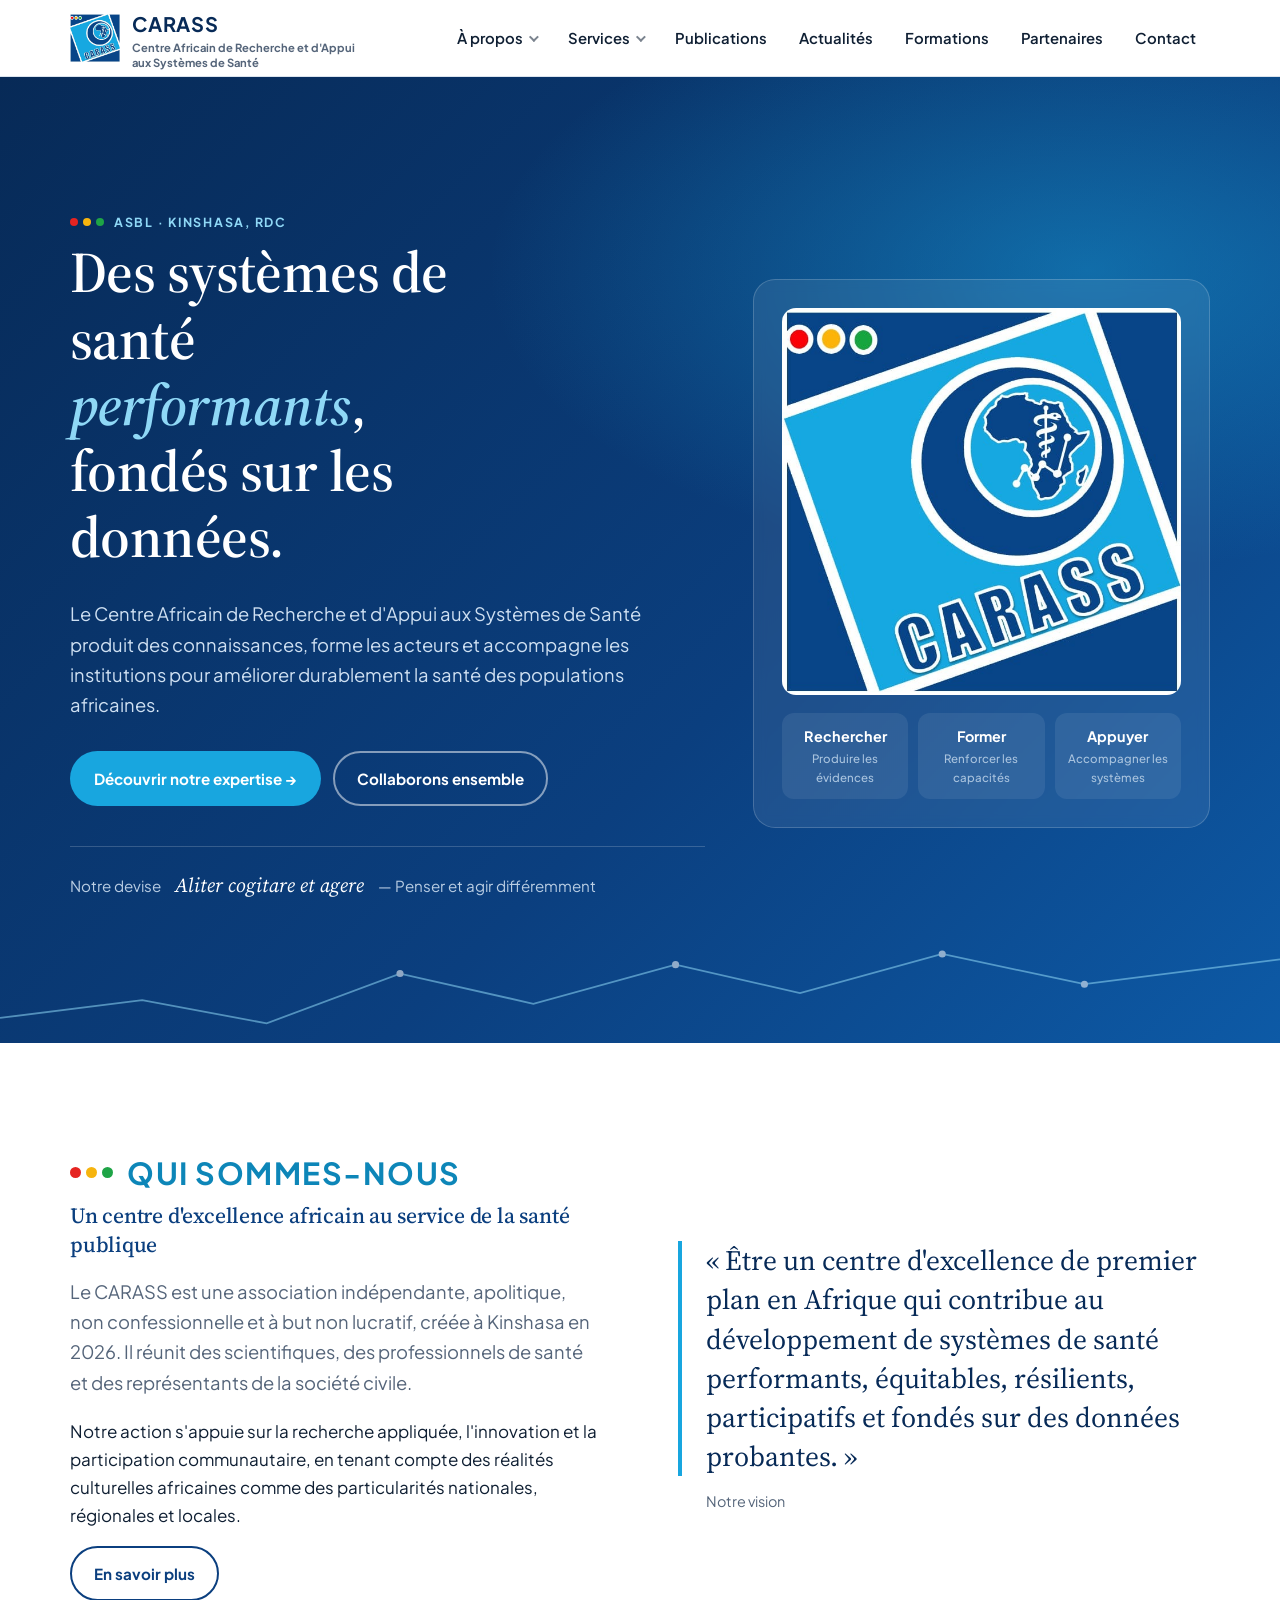
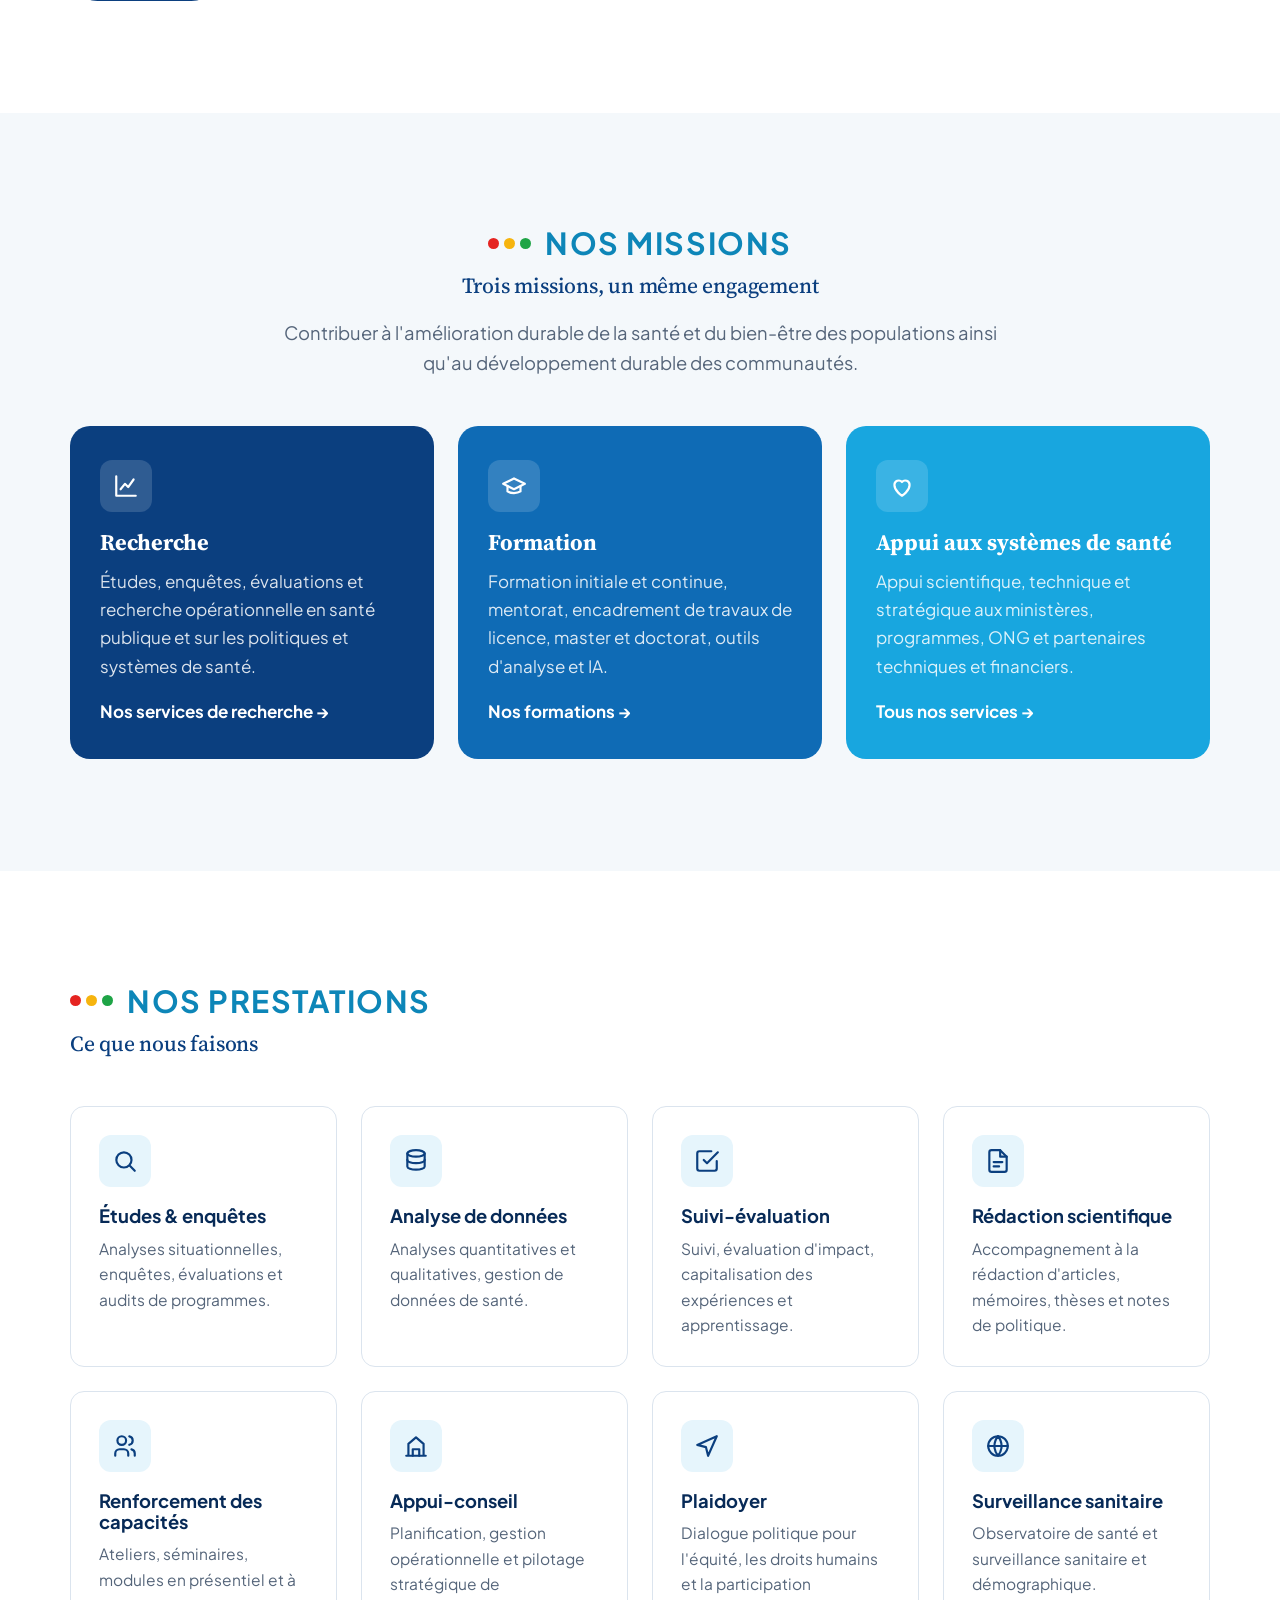
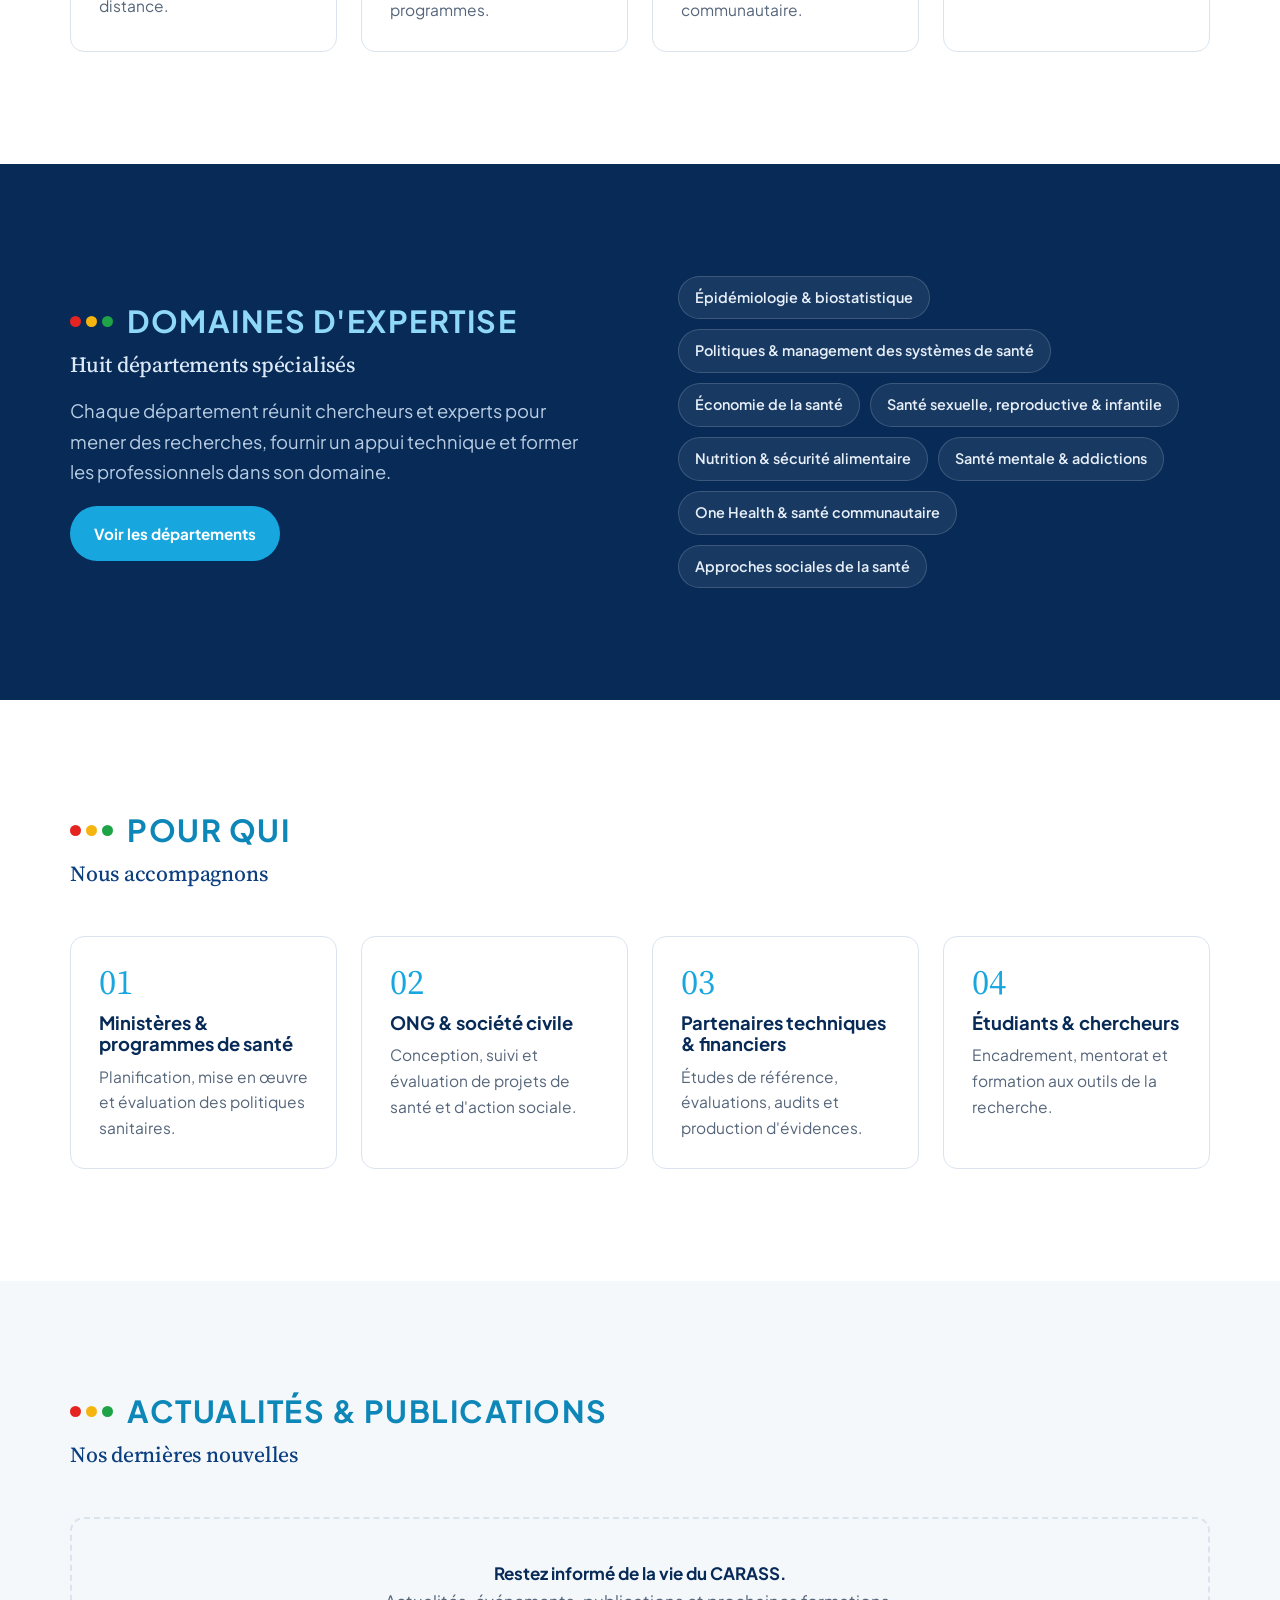
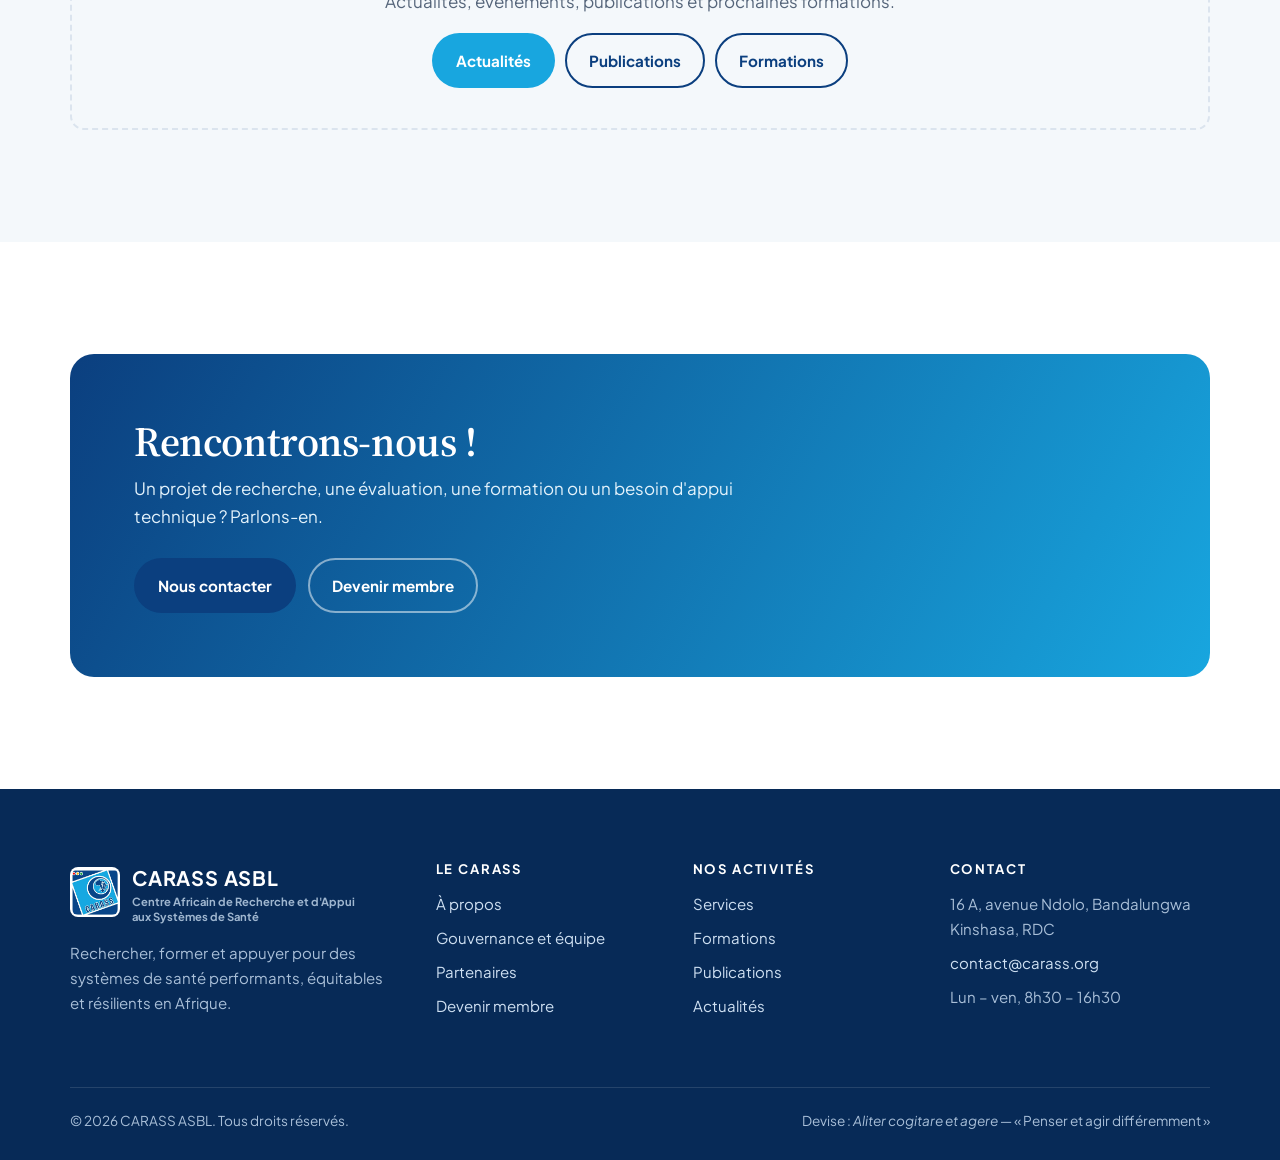
<file: index.html>
<!doctype html>
<html lang="fr">
<head>
<meta charset="utf-8">
<meta name="viewport" content="width=device-width, initial-scale=1">
<title>Accueil · CARASS ASBL</title>
<meta name="description" content="Centre Africain de Recherche et d'Appui aux Systèmes de Santé (CARASS ASBL) — recherche, formation et appui aux systèmes de santé en RDC et en Afrique.">
<link rel="icon" href="assets/logo.jpg">
<link rel="preconnect" href="https://fonts.googleapis.com">
<link rel="preconnect" href="https://fonts.gstatic.com" crossorigin>
<link href="https://fonts.googleapis.com/css2?family=Plus+Jakarta+Sans:wght@400;500;600;700&family=Source+Serif+4:ital,opsz,wght@0,8..60,500;0,8..60,600;1,8..60,500&display=swap" rel="stylesheet">
<link rel="stylesheet" href="assets/style.css">
</head>
<body>
<header class="header">
  <div class="container">
    <a class="brand" href="index.html" aria-label="CARASS — Accueil"><img src="assets/logo.jpg" alt="" width="50" height="50"><span><strong>CARASS</strong><small>Centre Africain de Recherche et d'Appui aux Systèmes de Santé</small></span></a>
    <button class="nav-toggle" aria-label="Ouvrir le menu" aria-expanded="false"><svg width="22" height="22" viewBox="0 0 24 24" fill="none" stroke="currentColor" stroke-width="2" stroke-linecap="round"><path d="M4 7h16M4 12h16M4 17h16"/></svg></button>
    <nav class="nav" aria-label="Navigation principale">
      <ul>
        <li class="has-sub"><a href="apropos.html">À propos</a>
          <ul class="sub">
            <li><a href="apropos.html#qui-sommes-nous">Qui sommes-nous</a></li>
            <li><a href="apropos.html#missions-valeurs">Missions et valeurs</a></li>
            <li><a href="apropos.html#gouvernance">Gouvernance et équipe</a></li>
          </ul></li>
        <li class="has-sub"><a href="services.html">Services</a>
          <ul class="sub">
            <li><a href="services.html#recherche">Recherche en santé publique</a></li>
            <li><a href="services.html#suivi-evaluation">Suivi et évaluation</a></li>
            <li><a href="services.html#donnees">Données</a></li>
            <li><a href="services.html#synthese-evidence">Synthèse de l'évidence</a></li>
            <li><a href="services.html#dialogue-politique">Dialogue politique</a></li>
            <li><a href="services.html#gestion-projets">Gestion de projets</a></li>
          </ul></li>
        <li><a href="publications.html">Publications</a></li>
        <li><a href="actualites.html">Actualités</a></li>
        <li><a href="formations.html">Formations</a></li>
        <li><a href="partenaires.html">Partenaires</a></li>
        <li><a href="contact.html">Contact</a></li>
      </ul>
    </nav>
  </div>
</header>
<main>
  <section class="hero">
    <div class="container hero__grid">
      <div>
        <span class="eyebrow" style="color:#8fd8f6"><span class="dots"><i></i><i></i><i></i></span> ASBL · Kinshasa, RDC</span>
        <h1>Des systèmes de santé <em>performants</em>, fondés sur les données.</h1>
        <p class="lead">Le Centre Africain de Recherche et d'Appui aux Systèmes de Santé produit des connaissances, forme les acteurs et accompagne les institutions pour améliorer durablement la santé des populations africaines.</p>
        <div class="hero__actions">
          <a class="btn btn--primary" href="services.html">Découvrir notre expertise →</a>
          <a class="btn btn--ghost" href="contact.html">Collaborons ensemble</a>
        </div>
        <div class="hero__motto"><span>Notre devise</span><em>Aliter cogitare et agere</em><span>— Penser et agir différemment</span></div>
      </div>
      <div class="hero__card">
        <img src="assets/logo.jpg" alt="Logo du CARASS : carte de l'Afrique avec caducée et polygone de fréquence" width="700" height="676">
        <div class="hero__pillars">
          <div>Rechercher<span>Produire les évidences</span></div>
          <div>Former<span>Renforcer les capacités</span></div>
          <div>Appuyer<span>Accompagner les systèmes</span></div>
        </div>
      </div>
    </div>
    <svg class="hero__wave" viewBox="0 0 1440 120" preserveAspectRatio="none" aria-hidden="true">
      <polyline fill="none" stroke="#8fd8f6" stroke-width="2" points="0,90 160,70 300,96 450,40 600,74 760,30 900,62 1060,18 1220,52 1440,24"/>
      <g fill="#fff"><circle cx="450" cy="40" r="4"/><circle cx="760" cy="30" r="4"/><circle cx="1060" cy="18" r="4"/><circle cx="1220" cy="52" r="4"/></g>
    </svg>
  </section>

  <section class="section">
    <div class="container split">
      <div class="reveal">
        <span class="eyebrow"><span class="dots"><i></i><i></i><i></i></span> Qui sommes-nous</span>
        <h2>Un centre d'excellence africain au service de la santé publique</h2>
        <p class="lead">Le CARASS est une association indépendante, apolitique, non confessionnelle et à but non lucratif, créée à Kinshasa en 2026. Il réunit des scientifiques, des professionnels de santé et des représentants de la société civile.</p>
        <p>Notre action s'appuie sur la recherche appliquée, l'innovation et la participation communautaire, en tenant compte des réalités culturelles africaines comme des particularités nationales, régionales et locales.</p>
        <a class="btn btn--outline" href="apropos.html">En savoir plus</a>
      </div>
      <div class="reveal">
        <blockquote class="quote">« Être un centre d'excellence de premier plan en Afrique qui contribue au développement de systèmes de santé performants, équitables, résilients, participatifs et fondés sur des données probantes. »</blockquote>
        <p style="margin:14px 0 0 28px;color:var(--muted);font-size:.9rem">Notre vision</p>
      </div>
    </div>
  </section>

  <section class="section section--alt">
    <div class="container">
      <div class="section-head section-head--center reveal">
        <span class="eyebrow"><span class="dots"><i></i><i></i><i></i></span> Nos missions</span>
        <h2>Trois missions, un même engagement</h2>
        <p class="lead">Contribuer à l'amélioration durable de la santé et du bien-être des populations ainsi qu'au développement durable des communautés.</p>
      </div>
      <div class="grid grid--3">
        <article class="mission mission--1 reveal">
          <div class="card__icon"><svg viewBox="0 0 24 24" fill="none" stroke="currentColor" stroke-width="2" stroke-linecap="round" stroke-linejoin="round"><path d="M3 3v18h18"/><path d="M7 15l4-5 3 3 5-7"/></svg></div>
          <h3>Recherche</h3>
          <p>Études, enquêtes, évaluations et recherche opérationnelle en santé publique et sur les politiques et systèmes de santé.</p>
          <a href="services.html#recherche">Nos services de recherche →</a>
        </article>
        <article class="mission mission--2 reveal">
          <div class="card__icon"><svg viewBox="0 0 24 24" fill="none" stroke="currentColor" stroke-width="2" stroke-linecap="round" stroke-linejoin="round"><path d="M22 10L12 5 2 10l10 5 10-5z"/><path d="M6 12v5c3 2 9 2 12 0v-5"/></svg></div>
          <h3>Formation</h3>
          <p>Formation initiale et continue, mentorat, encadrement de travaux de licence, master et doctorat, outils d'analyse et IA.</p>
          <a href="formations.html">Nos formations →</a>
        </article>
        <article class="mission mission--3 reveal">
          <div class="card__icon"><svg viewBox="0 0 24 24" fill="none" stroke="currentColor" stroke-width="2" stroke-linecap="round" stroke-linejoin="round"><path d="M12 21s-7-4.35-7-10a4 4 0 0 1 7-2.65A4 4 0 0 1 19 11c0 5.65-7 10-7 10z"/></svg></div>
          <h3>Appui aux systèmes de santé</h3>
          <p>Appui scientifique, technique et stratégique aux ministères, programmes, ONG et partenaires techniques et financiers.</p>
          <a href="services.html">Tous nos services →</a>
        </article>
      </div>
    </div>
  </section>

  <section class="section">
    <div class="container">
      <div class="section-head reveal">
        <span class="eyebrow"><span class="dots"><i></i><i></i><i></i></span> Nos prestations</span>
        <h2>Ce que nous faisons</h2>
      </div>
      <div class="grid grid--4">
        <div class="card reveal"><div class="card__icon"><svg viewBox="0 0 24 24" fill="none" stroke="currentColor" stroke-width="2" stroke-linecap="round" stroke-linejoin="round"><circle cx="11" cy="11" r="7"/><path d="M21 21l-4.3-4.3"/></svg></div><h3>Études &amp; enquêtes</h3><p>Analyses situationnelles, enquêtes, évaluations et audits de programmes.</p></div>
        <div class="card reveal"><div class="card__icon"><svg viewBox="0 0 24 24" fill="none" stroke="currentColor" stroke-width="2" stroke-linecap="round" stroke-linejoin="round"><ellipse cx="12" cy="5" rx="8" ry="3"/><path d="M4 5v6c0 1.7 3.6 3 8 3s8-1.3 8-3V5"/><path d="M4 11v6c0 1.7 3.6 3 8 3s8-1.3 8-3v-6"/></svg></div><h3>Analyse de données</h3><p>Analyses quantitatives et qualitatives, gestion de données de santé.</p></div>
        <div class="card reveal"><div class="card__icon"><svg viewBox="0 0 24 24" fill="none" stroke="currentColor" stroke-width="2" stroke-linecap="round" stroke-linejoin="round"><path d="M9 11l3 3L22 4"/><path d="M21 12v7a2 2 0 0 1-2 2H5a2 2 0 0 1-2-2V5a2 2 0 0 1 2-2h11"/></svg></div><h3>Suivi-évaluation</h3><p>Suivi, évaluation d'impact, capitalisation des expériences et apprentissage.</p></div>
        <div class="card reveal"><div class="card__icon"><svg viewBox="0 0 24 24" fill="none" stroke="currentColor" stroke-width="2" stroke-linecap="round" stroke-linejoin="round"><path d="M14 2H6a2 2 0 0 0-2 2v16a2 2 0 0 0 2 2h12a2 2 0 0 0 2-2V8z"/><path d="M14 2v6h6M8 13h8M8 17h5"/></svg></div><h3>Rédaction scientifique</h3><p>Accompagnement à la rédaction d'articles, mémoires, thèses et notes de politique.</p></div>
        <div class="card reveal"><div class="card__icon"><svg viewBox="0 0 24 24" fill="none" stroke="currentColor" stroke-width="2" stroke-linecap="round" stroke-linejoin="round"><circle cx="9" cy="7" r="4"/><path d="M3 21v-2a4 4 0 0 1 4-4h4a4 4 0 0 1 4 4v2"/><path d="M16 3.1a4 4 0 0 1 0 7.8M21 21v-2a4 4 0 0 0-3-3.9"/></svg></div><h3>Renforcement des capacités</h3><p>Ateliers, séminaires, modules en présentiel et à distance.</p></div>
        <div class="card reveal"><div class="card__icon"><svg viewBox="0 0 24 24" fill="none" stroke="currentColor" stroke-width="2" stroke-linecap="round" stroke-linejoin="round"><path d="M3 21h18M5 21V10l7-6 7 6v11"/><path d="M9 21v-6h6v6"/></svg></div><h3>Appui-conseil</h3><p>Planification, gestion opérationnelle et pilotage stratégique de programmes.</p></div>
        <div class="card reveal"><div class="card__icon"><svg viewBox="0 0 24 24" fill="none" stroke="currentColor" stroke-width="2" stroke-linecap="round" stroke-linejoin="round"><path d="M3 11l18-8-8 18-2-8-8-2z"/></svg></div><h3>Plaidoyer</h3><p>Dialogue politique pour l'équité, les droits humains et la participation communautaire.</p></div>
        <div class="card reveal"><div class="card__icon"><svg viewBox="0 0 24 24" fill="none" stroke="currentColor" stroke-width="2" stroke-linecap="round" stroke-linejoin="round"><circle cx="12" cy="12" r="9"/><path d="M3 12h18M12 3a14 14 0 0 1 0 18M12 3a14 14 0 0 0 0 18"/></svg></div><h3>Surveillance sanitaire</h3><p>Observatoire de santé et surveillance sanitaire et démographique.</p></div>
      </div>
    </div>
  </section>

  <section class="section section--navy">
    <div class="container split">
      <div class="reveal">
        <span class="eyebrow"><span class="dots"><i></i><i></i><i></i></span> Domaines d'expertise</span>
        <h2>Huit départements spécialisés</h2>
        <p class="lead">Chaque département réunit chercheurs et experts pour mener des recherches, fournir un appui technique et former les professionnels dans son domaine.</p>
        <a class="btn btn--primary" href="services.html#departements">Voir les départements</a>
      </div>
      <div class="chips reveal">
        <span class="chip">Épidémiologie &amp; biostatistique</span>
        <span class="chip">Politiques &amp; management des systèmes de santé</span>
        <span class="chip">Économie de la santé</span>
        <span class="chip">Santé sexuelle, reproductive &amp; infantile</span>
        <span class="chip">Nutrition &amp; sécurité alimentaire</span>
        <span class="chip">Santé mentale &amp; addictions</span>
        <span class="chip">One Health &amp; santé communautaire</span>
        <span class="chip">Approches sociales de la santé</span>
      </div>
    </div>
  </section>

  <section class="section">
    <div class="container">
      <div class="section-head reveal">
        <span class="eyebrow"><span class="dots"><i></i><i></i><i></i></span> Pour qui</span>
        <h2>Nous accompagnons</h2>
      </div>
      <div class="grid grid--4">
        <div class="card reveal"><div class="card__num">01</div><h3>Ministères &amp; programmes de santé</h3><p>Planification, mise en œuvre et évaluation des politiques sanitaires.</p></div>
        <div class="card reveal"><div class="card__num">02</div><h3>ONG &amp; société civile</h3><p>Conception, suivi et évaluation de projets de santé et d'action sociale.</p></div>
        <div class="card reveal"><div class="card__num">03</div><h3>Partenaires techniques &amp; financiers</h3><p>Études de référence, évaluations, audits et production d'évidences.</p></div>
        <div class="card reveal"><div class="card__num">04</div><h3>Étudiants &amp; chercheurs</h3><p>Encadrement, mentorat et formation aux outils de la recherche.</p></div>
      </div>
    </div>
  </section>

  <section class="section section--alt">
    <div class="container">
      <div class="section-head reveal">
        <span class="eyebrow"><span class="dots"><i></i><i></i><i></i></span> Actualités &amp; publications</span>
        <h2>Nos dernières nouvelles</h2>
      </div>
      <div class="empty reveal">
        <p style="margin:0"><strong style="color:var(--navy-deep)">Restez informé de la vie du CARASS.</strong><br>Actualités, événements, publications et prochaines formations.</p><p style="margin:18px 0 0;display:flex;gap:10px;justify-content:center;flex-wrap:wrap"><a class="btn btn--primary" href="actualites.html">Actualités</a><a class="btn btn--outline" href="publications.html">Publications</a><a class="btn btn--outline" href="formations.html">Formations</a></p>
      </div>
    </div>
  </section>

  <section class="section">
    <div class="container">
      <div class="cta reveal">
        <div>
          <h2>Rencontrons-nous !</h2>
          <p>Un projet de recherche, une évaluation, une formation ou un besoin d'appui technique ? Parlons-en.</p>
        </div>
        <div style="display:flex;gap:12px;flex-wrap:wrap">
          <a class="btn btn--dark" href="contact.html">Nous contacter</a>
          <a class="btn btn--ghost" href="adhesion.html">Devenir membre</a>
        </div>
      </div>
    </div>
  </section>
</main>
<footer class="footer">
  <div class="container">
    <div class="footer__grid">
      <div>
        <a class="brand" href="index.html"><img src="assets/logo.jpg" alt="" width="50" height="50"><span><strong>CARASS ASBL</strong><small>Centre Africain de Recherche et d'Appui aux Systèmes de Santé</small></span></a>
        <p style="margin-top:18px">Rechercher, former et appuyer pour des systèmes de santé performants, équitables et résilients en Afrique.</p>
      </div>
      <div><h4>Le CARASS</h4><ul>
        <li><a href="apropos.html">À propos</a></li>
        <li><a href="apropos.html#gouvernance">Gouvernance et équipe</a></li>
        <li><a href="partenaires.html">Partenaires</a></li>
        <li><a href="adhesion.html">Devenir membre</a></li>
      </ul></div>
      <div><h4>Nos activités</h4><ul>
        <li><a href="services.html">Services</a></li>
        <li><a href="formations.html">Formations</a></li>
        <li><a href="publications.html">Publications</a></li>
        <li><a href="actualites.html">Actualités</a></li>
      </ul></div>
      <div><h4>Contact</h4><ul>
        <li>16 A, avenue Ndolo, Bandalungwa<br>Kinshasa, RDC</li>
        <li><a href="mailto:contact@carass.org">contact@carass.org</a></li>
        <li>Lun – ven, 8h30 – 16h30</li>
      </ul></div>
    </div>
    <div class="footer__bottom"><span>© <span data-year>2026</span> CARASS ASBL. Tous droits réservés.</span><span>Devise : <em>Aliter cogitare et agere</em> — « Penser et agir différemment »</span></div>
  </div>
</footer>
<script src="assets/main.js"></script>
</body>
</html>
</file>
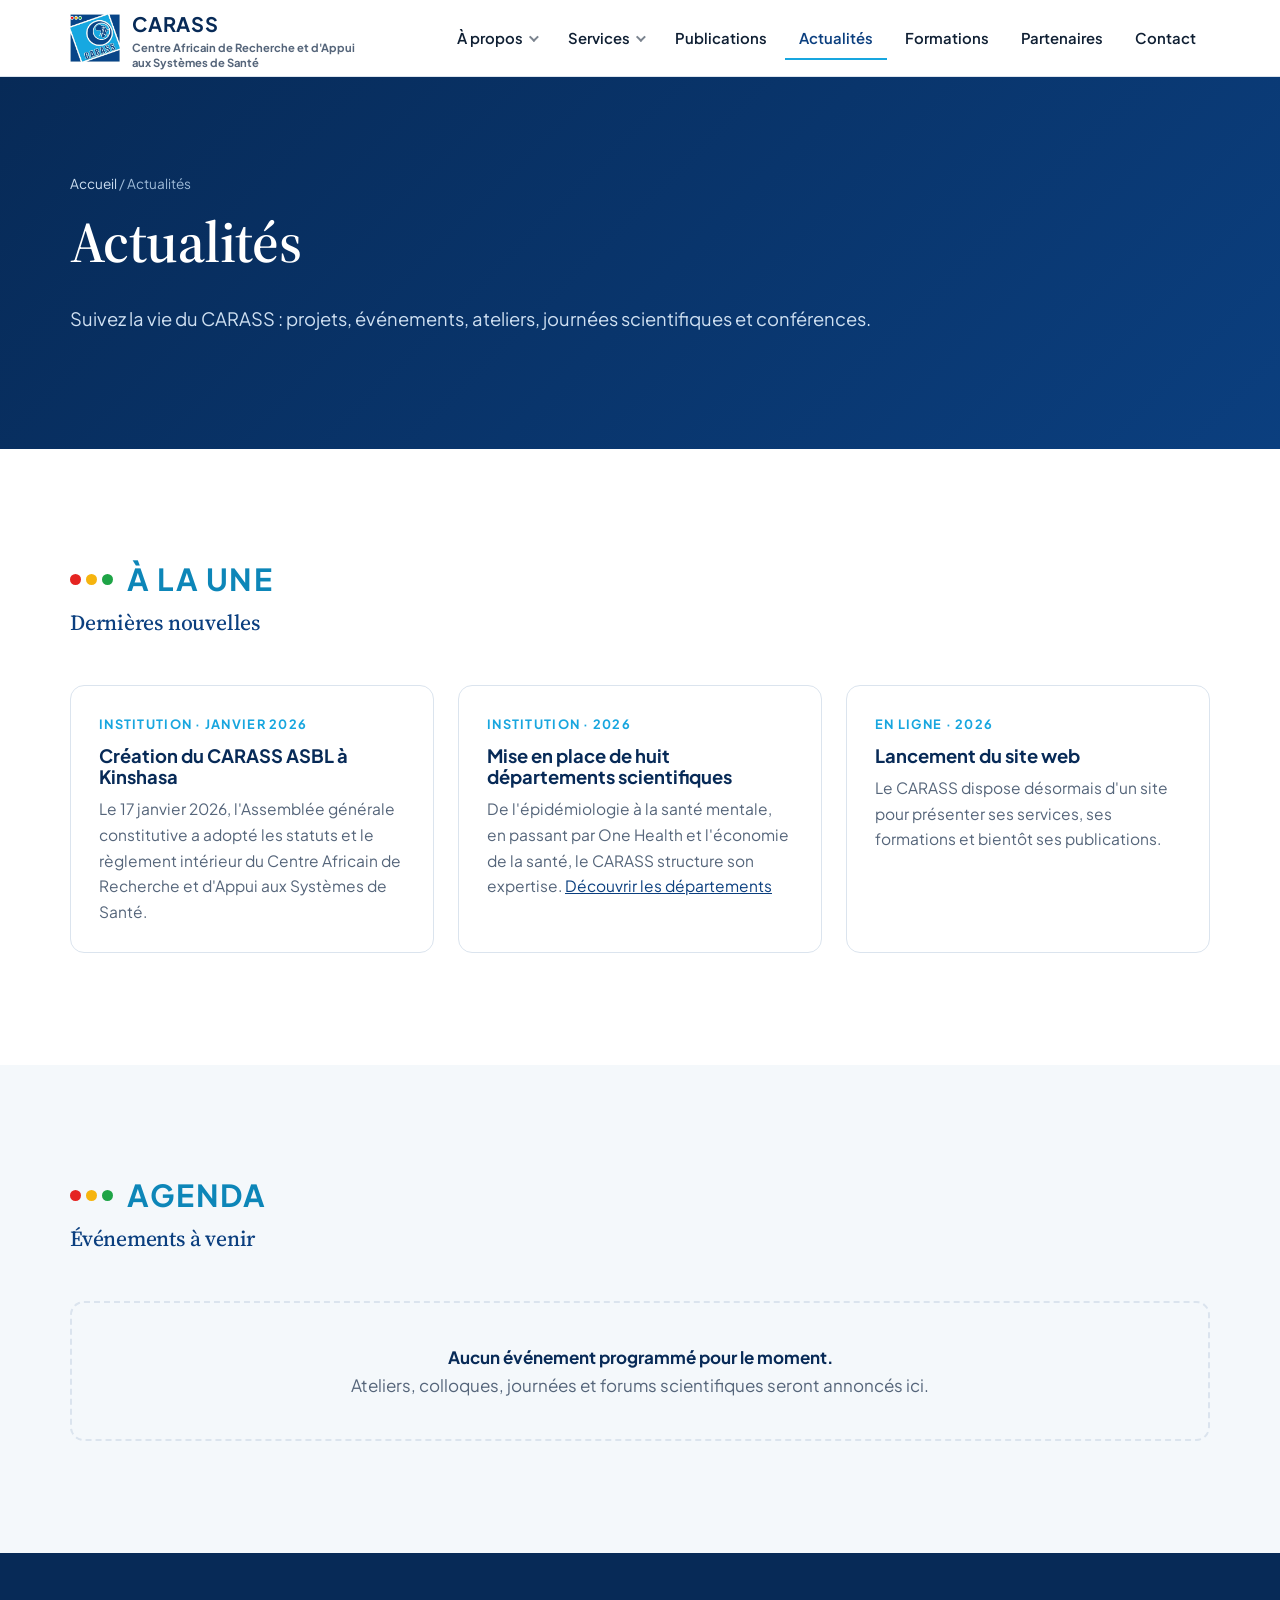
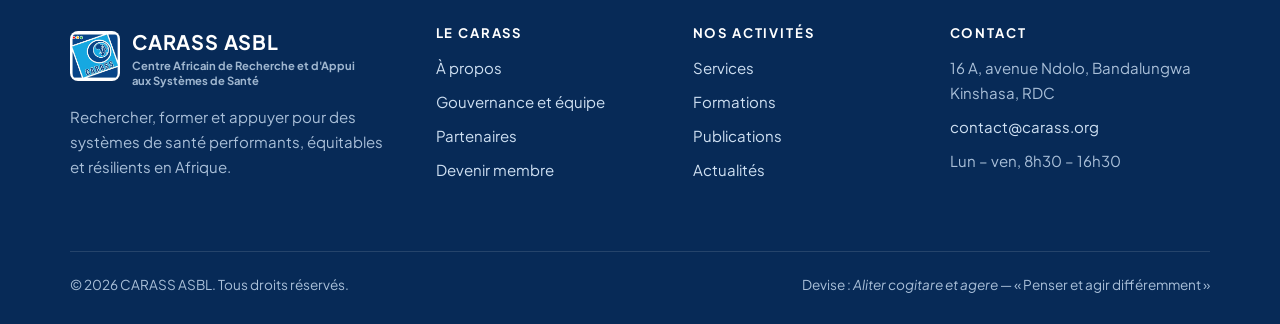
<file: actualites.html>
<!doctype html>
<html lang="fr">
<head>
<meta charset="utf-8">
<meta name="viewport" content="width=device-width, initial-scale=1">
<title>Actualités · CARASS ASBL</title>
<meta name="description" content="Actualités, événements, ateliers et conférences du CARASS ASBL.">
<link rel="icon" href="assets/logo.jpg">
<link rel="preconnect" href="https://fonts.googleapis.com">
<link rel="preconnect" href="https://fonts.gstatic.com" crossorigin>
<link href="https://fonts.googleapis.com/css2?family=Plus+Jakarta+Sans:wght@400;500;600;700&family=Source+Serif+4:ital,opsz,wght@0,8..60,500;0,8..60,600;1,8..60,500&display=swap" rel="stylesheet">
<link rel="stylesheet" href="assets/style.css">
</head>
<body>
<header class="header">
  <div class="container">
    <a class="brand" href="index.html" aria-label="CARASS — Accueil"><img src="assets/logo.jpg" alt="" width="50" height="50"><span><strong>CARASS</strong><small>Centre Africain de Recherche et d'Appui aux Systèmes de Santé</small></span></a>
    <button class="nav-toggle" aria-label="Ouvrir le menu" aria-expanded="false"><svg width="22" height="22" viewBox="0 0 24 24" fill="none" stroke="currentColor" stroke-width="2" stroke-linecap="round"><path d="M4 7h16M4 12h16M4 17h16"/></svg></button>
    <nav class="nav" aria-label="Navigation principale">
      <ul>
        <li class="has-sub"><a href="apropos.html">À propos</a>
          <ul class="sub">
            <li><a href="apropos.html#qui-sommes-nous">Qui sommes-nous</a></li>
            <li><a href="apropos.html#missions-valeurs">Missions et valeurs</a></li>
            <li><a href="apropos.html#gouvernance">Gouvernance et équipe</a></li>
          </ul></li>
        <li class="has-sub"><a href="services.html">Services</a>
          <ul class="sub">
            <li><a href="services.html#recherche">Recherche en santé publique</a></li>
            <li><a href="services.html#suivi-evaluation">Suivi et évaluation</a></li>
            <li><a href="services.html#donnees">Données</a></li>
            <li><a href="services.html#synthese-evidence">Synthèse de l'évidence</a></li>
            <li><a href="services.html#dialogue-politique">Dialogue politique</a></li>
            <li><a href="services.html#gestion-projets">Gestion de projets</a></li>
          </ul></li>
        <li><a href="publications.html">Publications</a></li>
        <li><a href="actualites.html">Actualités</a></li>
        <li><a href="formations.html">Formations</a></li>
        <li><a href="partenaires.html">Partenaires</a></li>
        <li><a href="contact.html">Contact</a></li>
      </ul>
    </nav>
  </div>
</header>
<main>
  <section class="page-hero">
    <div class="container">
      <div class="crumbs"><a href="index.html">Accueil</a> / Actualités</div>
      <h1>Actualités</h1>
      <p class="lead">Suivez la vie du CARASS : projets, événements, ateliers, journées scientifiques et conférences.</p>
    </div>
  </section>

  <section class="section">
    <div class="container">
      <div class="section-head reveal">
        <span class="eyebrow"><span class="dots"><i></i><i></i><i></i></span> À la une</span>
        <h2>Dernières nouvelles</h2>
      </div>
      <div class="grid grid--3">
        <article class="card reveal">
          <p style="font-size:.8rem;font-weight:700;letter-spacing:.1em;text-transform:uppercase;color:var(--sky);margin-bottom:10px">Institution · Janvier 2026</p>
          <h3>Création du CARASS ASBL à Kinshasa</h3>
          <p>Le 17 janvier 2026, l'Assemblée générale constitutive a adopté les statuts et le règlement intérieur du Centre Africain de Recherche et d'Appui aux Systèmes de Santé.</p>
        </article>
        <article class="card reveal">
          <p style="font-size:.8rem;font-weight:700;letter-spacing:.1em;text-transform:uppercase;color:var(--sky);margin-bottom:10px">Institution · 2026</p>
          <h3>Mise en place de huit départements scientifiques</h3>
          <p>De l'épidémiologie à la santé mentale, en passant par One Health et l'économie de la santé, le CARASS structure son expertise. <a href="services.html#departements">Découvrir les départements</a></p>
        </article>
        <article class="card reveal">
          <p style="font-size:.8rem;font-weight:700;letter-spacing:.1em;text-transform:uppercase;color:var(--sky);margin-bottom:10px">En ligne · 2026</p>
          <h3>Lancement du site web</h3>
          <p>Le CARASS dispose désormais d'un site pour présenter ses services, ses formations et bientôt ses publications.</p>
        </article>
      </div>
    </div>
  </section>

  <section class="section section--alt">
    <div class="container">
      <div class="section-head reveal">
        <span class="eyebrow"><span class="dots"><i></i><i></i><i></i></span> Agenda</span>
        <h2>Événements à venir</h2>
      </div>
      <div class="empty reveal">
        <p style="margin:0"><strong style="color:var(--navy-deep)">Aucun événement programmé pour le moment.</strong><br>Ateliers, colloques, journées et forums scientifiques seront annoncés ici.</p>
      </div>
    </div>
  </section>
</main>
<footer class="footer">
  <div class="container">
    <div class="footer__grid">
      <div>
        <a class="brand" href="index.html"><img src="assets/logo.jpg" alt="" width="50" height="50"><span><strong>CARASS ASBL</strong><small>Centre Africain de Recherche et d'Appui aux Systèmes de Santé</small></span></a>
        <p style="margin-top:18px">Rechercher, former et appuyer pour des systèmes de santé performants, équitables et résilients en Afrique.</p>
      </div>
      <div><h4>Le CARASS</h4><ul>
        <li><a href="apropos.html">À propos</a></li>
        <li><a href="apropos.html#gouvernance">Gouvernance et équipe</a></li>
        <li><a href="partenaires.html">Partenaires</a></li>
        <li><a href="adhesion.html">Devenir membre</a></li>
      </ul></div>
      <div><h4>Nos activités</h4><ul>
        <li><a href="services.html">Services</a></li>
        <li><a href="formations.html">Formations</a></li>
        <li><a href="publications.html">Publications</a></li>
        <li><a href="actualites.html">Actualités</a></li>
      </ul></div>
      <div><h4>Contact</h4><ul>
        <li>16 A, avenue Ndolo, Bandalungwa<br>Kinshasa, RDC</li>
        <li><a href="mailto:contact@carass.org">contact@carass.org</a></li>
        <li>Lun – ven, 8h30 – 16h30</li>
      </ul></div>
    </div>
    <div class="footer__bottom"><span>© <span data-year>2026</span> CARASS ASBL. Tous droits réservés.</span><span>Devise : <em>Aliter cogitare et agere</em> — « Penser et agir différemment »</span></div>
  </div>
</footer>
<script src="assets/main.js"></script>
</body>
</html>
</file>
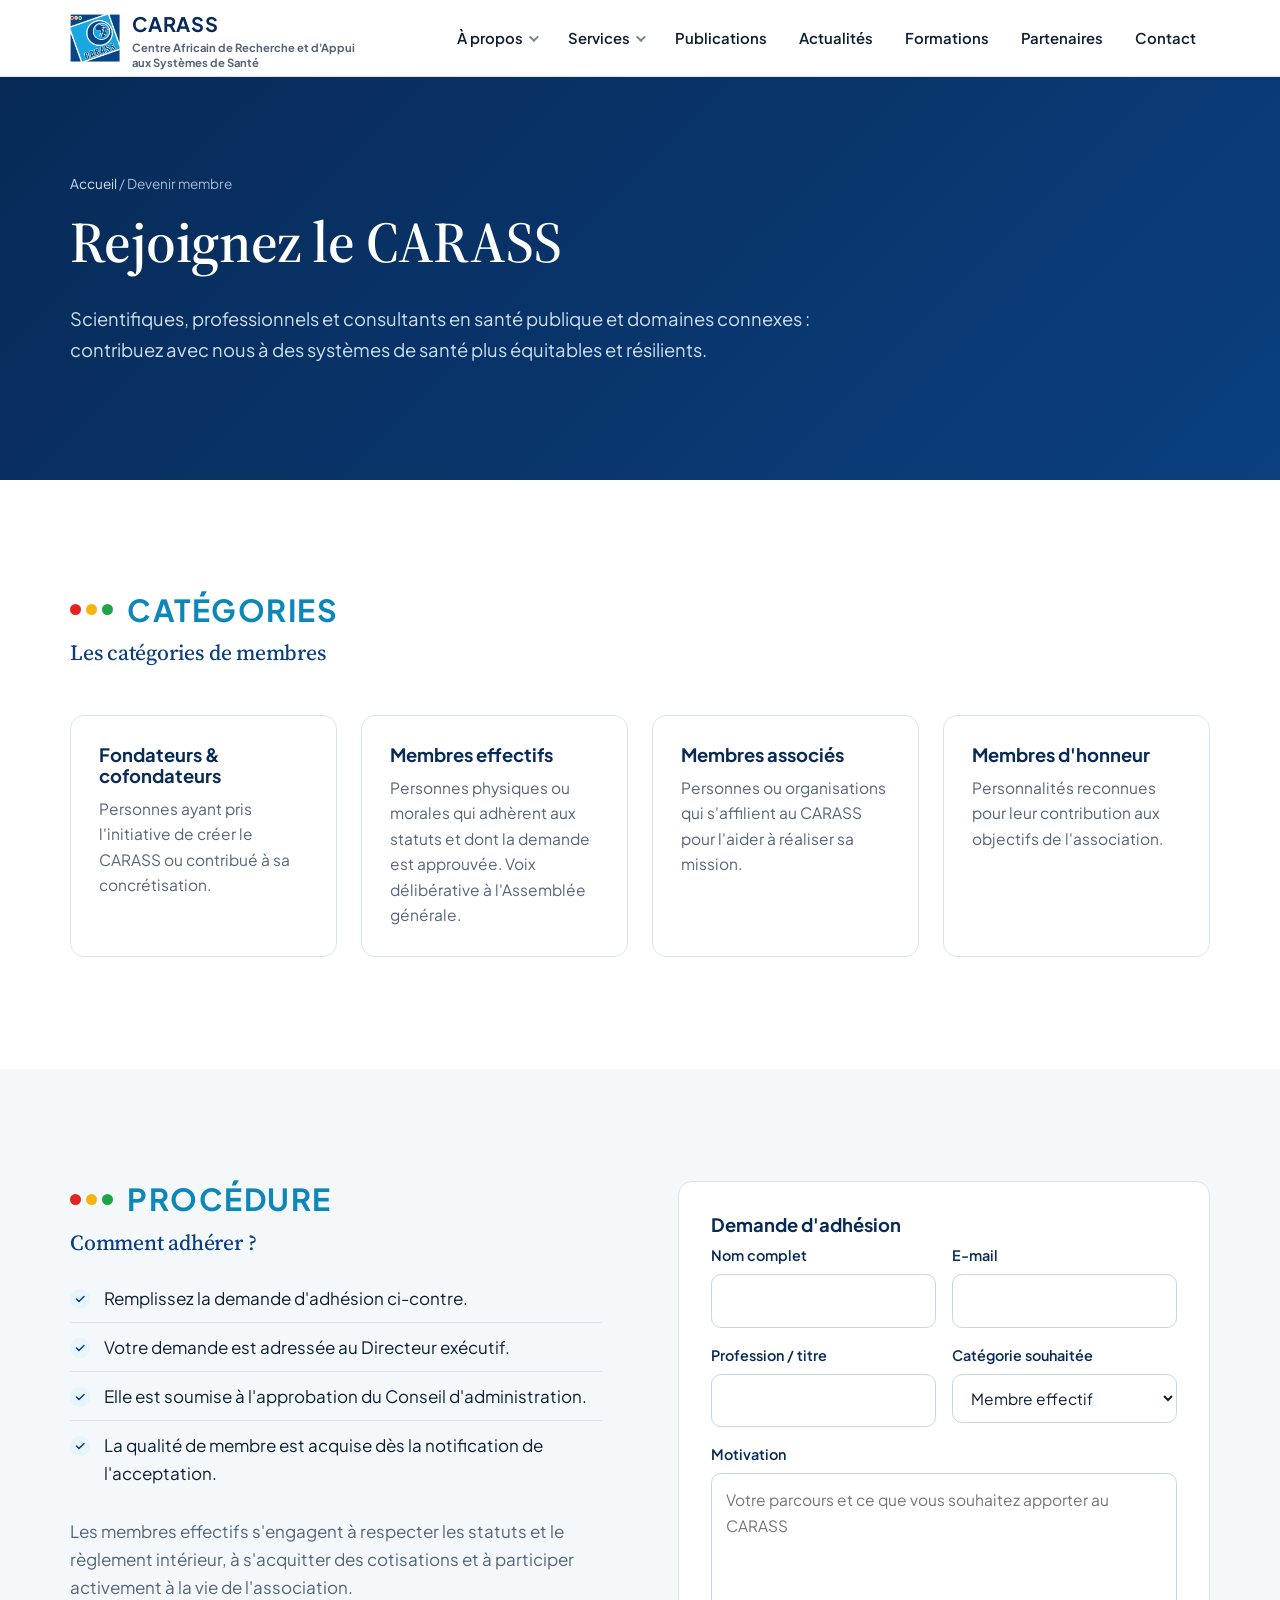
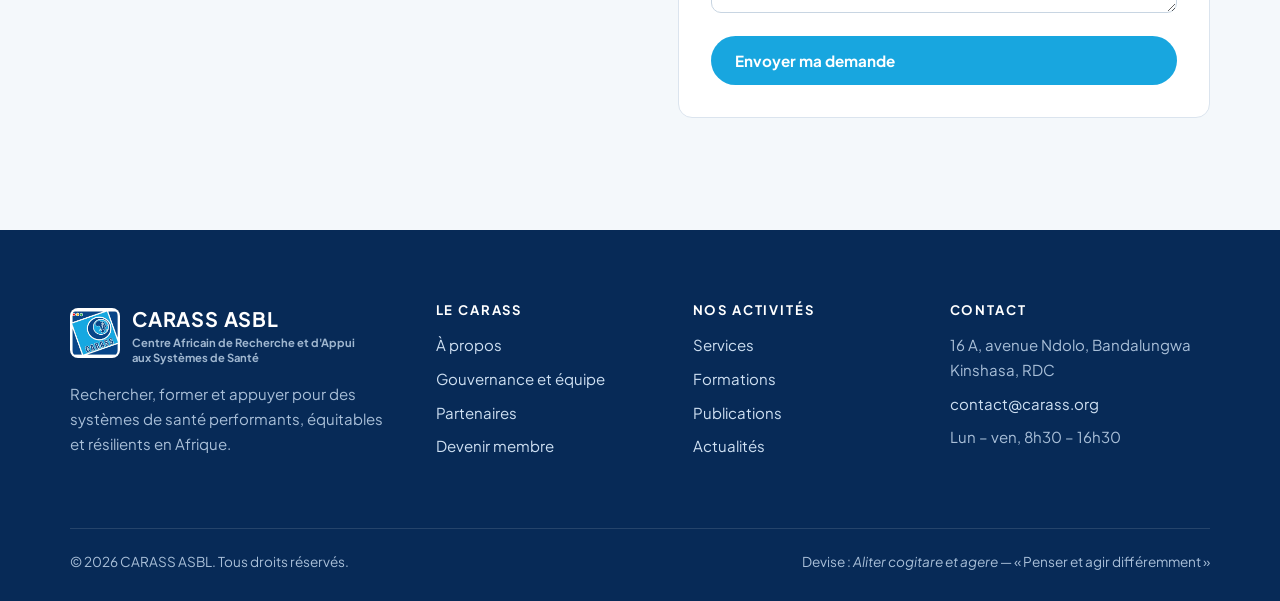
<file: adhesion.html>
<!doctype html>
<html lang="fr">
<head>
<meta charset="utf-8">
<meta name="viewport" content="width=device-width, initial-scale=1">
<title>Devenir membre · CARASS ASBL</title>
<meta name="description" content="Rejoindre le CARASS ASBL : catégories de membres et demande d'adhésion.">
<link rel="icon" href="assets/logo.jpg">
<link rel="preconnect" href="https://fonts.googleapis.com">
<link rel="preconnect" href="https://fonts.gstatic.com" crossorigin>
<link href="https://fonts.googleapis.com/css2?family=Plus+Jakarta+Sans:wght@400;500;600;700&family=Source+Serif+4:ital,opsz,wght@0,8..60,500;0,8..60,600;1,8..60,500&display=swap" rel="stylesheet">
<link rel="stylesheet" href="assets/style.css">
</head>
<body>
<header class="header">
  <div class="container">
    <a class="brand" href="index.html" aria-label="CARASS — Accueil"><img src="assets/logo.jpg" alt="" width="50" height="50"><span><strong>CARASS</strong><small>Centre Africain de Recherche et d'Appui aux Systèmes de Santé</small></span></a>
    <button class="nav-toggle" aria-label="Ouvrir le menu" aria-expanded="false"><svg width="22" height="22" viewBox="0 0 24 24" fill="none" stroke="currentColor" stroke-width="2" stroke-linecap="round"><path d="M4 7h16M4 12h16M4 17h16"/></svg></button>
    <nav class="nav" aria-label="Navigation principale">
      <ul>
        <li class="has-sub"><a href="apropos.html">À propos</a>
          <ul class="sub">
            <li><a href="apropos.html#qui-sommes-nous">Qui sommes-nous</a></li>
            <li><a href="apropos.html#missions-valeurs">Missions et valeurs</a></li>
            <li><a href="apropos.html#gouvernance">Gouvernance et équipe</a></li>
          </ul></li>
        <li class="has-sub"><a href="services.html">Services</a>
          <ul class="sub">
            <li><a href="services.html#recherche">Recherche en santé publique</a></li>
            <li><a href="services.html#suivi-evaluation">Suivi et évaluation</a></li>
            <li><a href="services.html#donnees">Données</a></li>
            <li><a href="services.html#synthese-evidence">Synthèse de l'évidence</a></li>
            <li><a href="services.html#dialogue-politique">Dialogue politique</a></li>
            <li><a href="services.html#gestion-projets">Gestion de projets</a></li>
          </ul></li>
        <li><a href="publications.html">Publications</a></li>
        <li><a href="actualites.html">Actualités</a></li>
        <li><a href="formations.html">Formations</a></li>
        <li><a href="partenaires.html">Partenaires</a></li>
        <li><a href="contact.html">Contact</a></li>
      </ul>
    </nav>
  </div>
</header>
<main>
  <section class="page-hero">
    <div class="container">
      <div class="crumbs"><a href="index.html">Accueil</a> / Devenir membre</div>
      <h1>Rejoignez le CARASS</h1>
      <p class="lead">Scientifiques, professionnels et consultants en santé publique et domaines connexes : contribuez avec nous à des systèmes de santé plus équitables et résilients.</p>
    </div>
  </section>

  <section class="section">
    <div class="container">
      <div class="section-head reveal">
        <span class="eyebrow"><span class="dots"><i></i><i></i><i></i></span> Catégories</span>
        <h2>Les catégories de membres</h2>
      </div>
      <div class="grid grid--4">
        <div class="card reveal"><h3>Fondateurs &amp; cofondateurs</h3><p>Personnes ayant pris l'initiative de créer le CARASS ou contribué à sa concrétisation.</p></div>
        <div class="card reveal"><h3>Membres effectifs</h3><p>Personnes physiques ou morales qui adhèrent aux statuts et dont la demande est approuvée. Voix délibérative à l'Assemblée générale.</p></div>
        <div class="card reveal"><h3>Membres associés</h3><p>Personnes ou organisations qui s'affilient au CARASS pour l'aider à réaliser sa mission.</p></div>
        <div class="card reveal"><h3>Membres d'honneur</h3><p>Personnalités reconnues pour leur contribution aux objectifs de l'association.</p></div>
      </div>
    </div>
  </section>

  <section class="section section--alt">
    <div class="container split" style="align-items:start">
      <div class="reveal">
        <span class="eyebrow"><span class="dots"><i></i><i></i><i></i></span> Procédure</span>
        <h2>Comment adhérer ?</h2>
        <ul class="list-check">
          <li>Remplissez la demande d'adhésion ci-contre.</li>
          <li>Votre demande est adressée au Directeur exécutif.</li>
          <li>Elle est soumise à l'approbation du Conseil d'administration.</li>
          <li>La qualité de membre est acquise dès la notification de l'acceptation.</li>
        </ul>
        <p style="margin-top:20px;color:var(--muted)">Les membres effectifs s'engagent à respecter les statuts et le règlement intérieur, à s'acquitter des cotisations et à participer activement à la vie de l'association.</p>
      </div>
      <div class="card reveal" style="padding:32px">
        <h3>Demande d'adhésion</h3>
        <form class="form" data-mailto="contact@carass.org" data-subject="Demande d'adhésion au CARASS">
          <div class="row">
            <div><label for="a-nom">Nom complet</label><input id="a-nom" name="Nom" required autocomplete="name"></div>
            <div><label for="a-email">E-mail</label><input id="a-email" name="E-mail" type="email" required autocomplete="email"></div>
          </div>
          <div class="row">
            <div><label for="a-prof">Profession / titre</label><input id="a-prof" name="Profession"></div>
            <div><label for="a-cat">Catégorie souhaitée</label>
              <select id="a-cat" name="Catégorie"><option>Membre effectif</option><option>Membre associé</option></select></div>
          </div>
          <div><label for="a-msg">Motivation</label><textarea id="a-msg" name="Motivation" placeholder="Votre parcours et ce que vous souhaitez apporter au CARASS"></textarea></div>
          <button class="btn btn--primary" type="submit">Envoyer ma demande</button>
          <div class="form-status" role="status">Votre logiciel de messagerie s'ouvre avec la demande pré-remplie.</div>
        </form>
      </div>
    </div>
  </section>
</main>
<footer class="footer">
  <div class="container">
    <div class="footer__grid">
      <div>
        <a class="brand" href="index.html"><img src="assets/logo.jpg" alt="" width="50" height="50"><span><strong>CARASS ASBL</strong><small>Centre Africain de Recherche et d'Appui aux Systèmes de Santé</small></span></a>
        <p style="margin-top:18px">Rechercher, former et appuyer pour des systèmes de santé performants, équitables et résilients en Afrique.</p>
      </div>
      <div><h4>Le CARASS</h4><ul>
        <li><a href="apropos.html">À propos</a></li>
        <li><a href="apropos.html#gouvernance">Gouvernance et équipe</a></li>
        <li><a href="partenaires.html">Partenaires</a></li>
        <li><a href="adhesion.html">Devenir membre</a></li>
      </ul></div>
      <div><h4>Nos activités</h4><ul>
        <li><a href="services.html">Services</a></li>
        <li><a href="formations.html">Formations</a></li>
        <li><a href="publications.html">Publications</a></li>
        <li><a href="actualites.html">Actualités</a></li>
      </ul></div>
      <div><h4>Contact</h4><ul>
        <li>16 A, avenue Ndolo, Bandalungwa<br>Kinshasa, RDC</li>
        <li><a href="mailto:contact@carass.org">contact@carass.org</a></li>
        <li>Lun – ven, 8h30 – 16h30</li>
      </ul></div>
    </div>
    <div class="footer__bottom"><span>© <span data-year>2026</span> CARASS ASBL. Tous droits réservés.</span><span>Devise : <em>Aliter cogitare et agere</em> — « Penser et agir différemment »</span></div>
  </div>
</footer>
<script src="assets/main.js"></script>
</body>
</html>
</file>
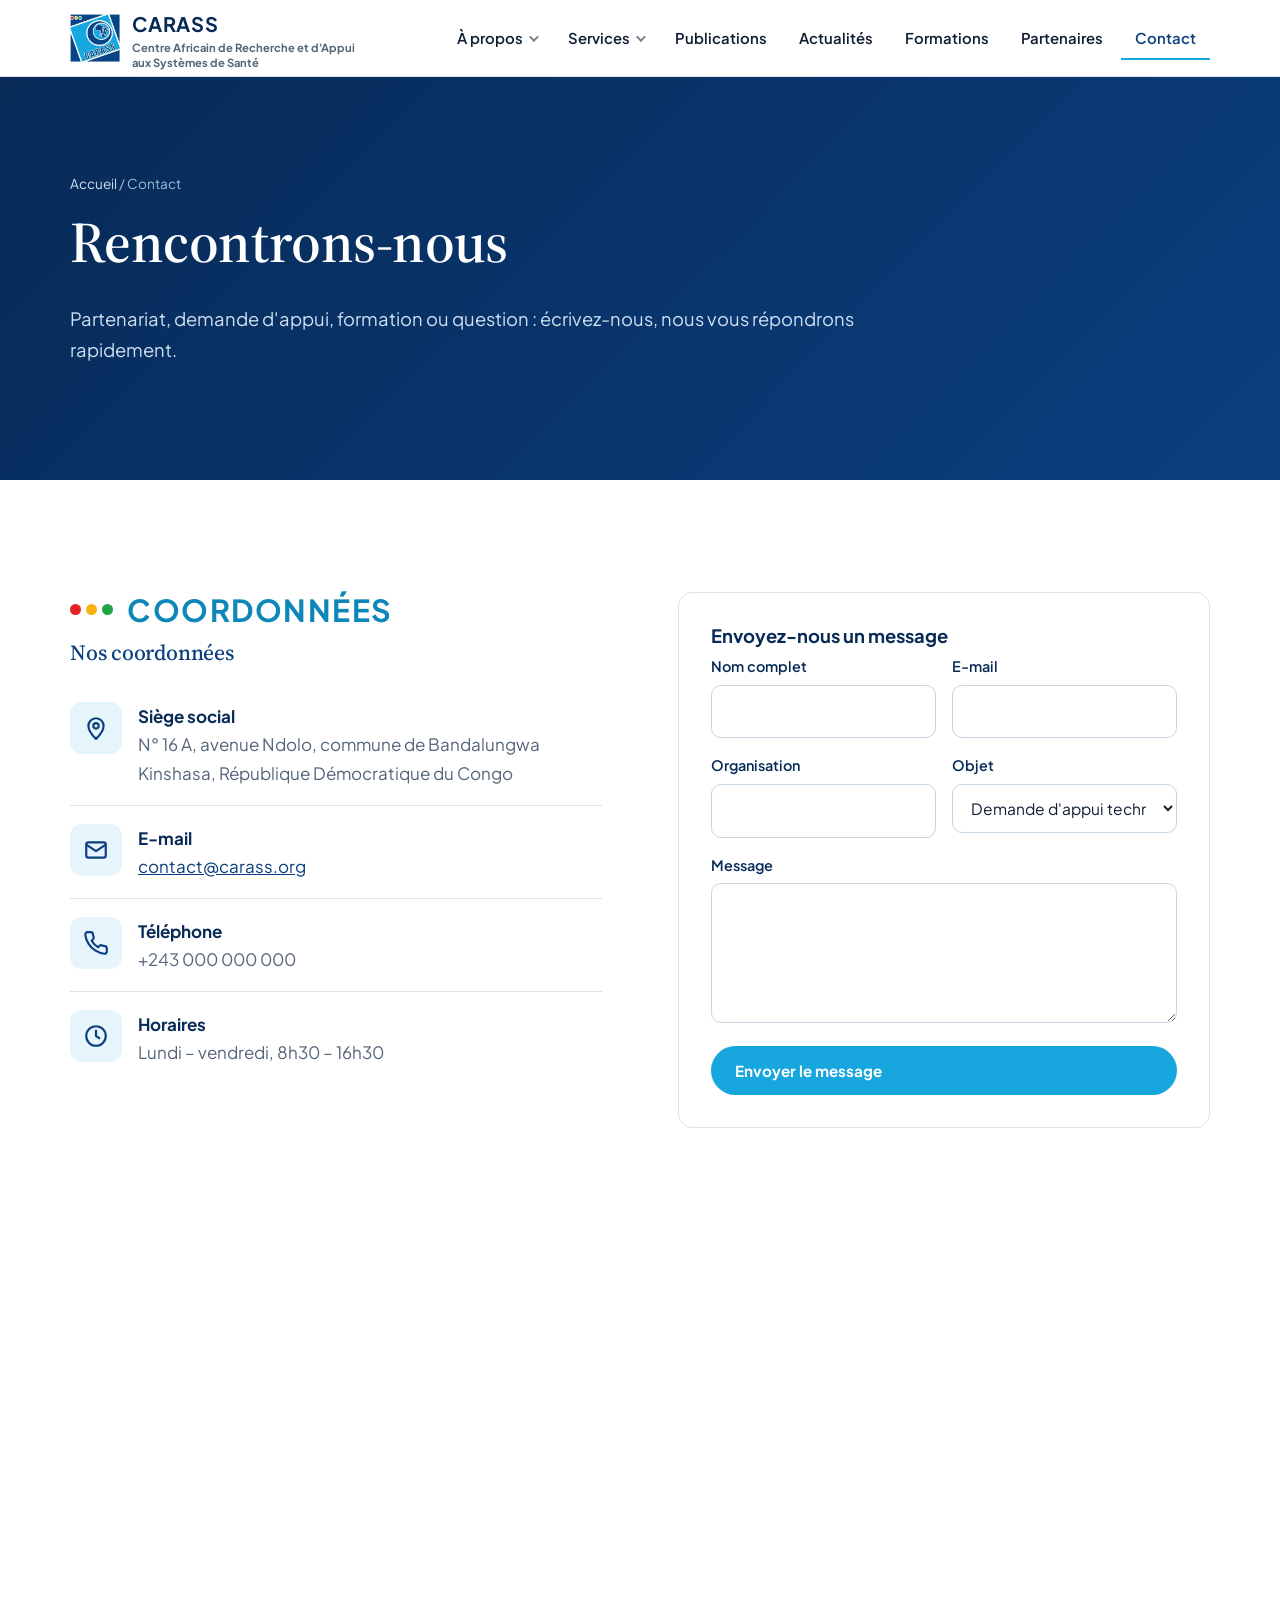
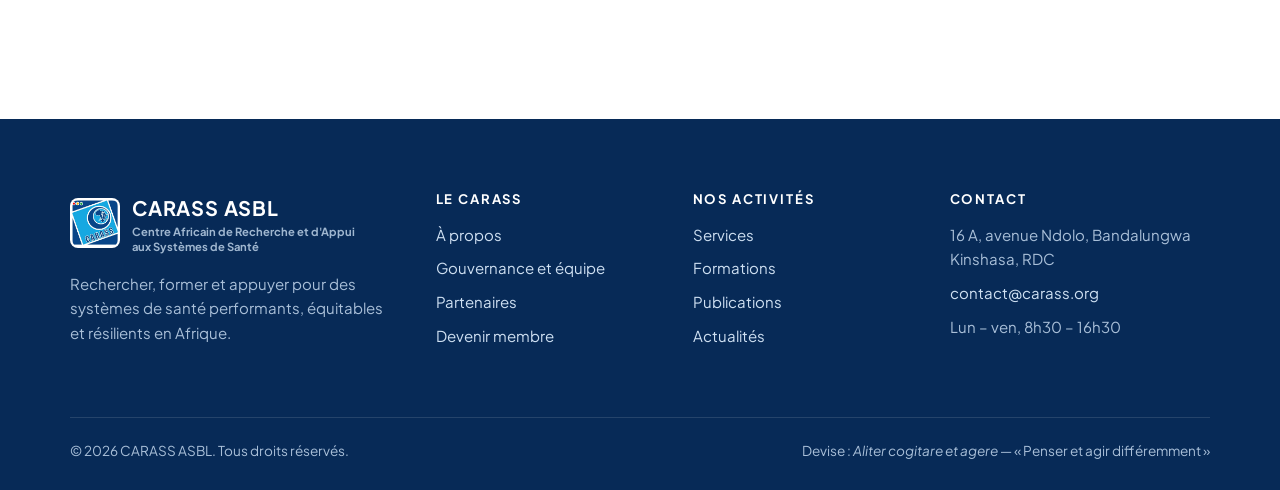
<file: contact.html>
<!doctype html>
<html lang="fr">
<head>
<meta charset="utf-8">
<meta name="viewport" content="width=device-width, initial-scale=1">
<title>Contact · CARASS ASBL</title>
<meta name="description" content="Contacter le CARASS ASBL, avenue Ndolo, Bandalungwa, Kinshasa.">
<link rel="icon" href="assets/logo.jpg">
<link rel="preconnect" href="https://fonts.googleapis.com">
<link rel="preconnect" href="https://fonts.gstatic.com" crossorigin>
<link href="https://fonts.googleapis.com/css2?family=Plus+Jakarta+Sans:wght@400;500;600;700&family=Source+Serif+4:ital,opsz,wght@0,8..60,500;0,8..60,600;1,8..60,500&display=swap" rel="stylesheet">
<link rel="stylesheet" href="assets/style.css">
</head>
<body>
<header class="header">
  <div class="container">
    <a class="brand" href="index.html" aria-label="CARASS — Accueil"><img src="assets/logo.jpg" alt="" width="50" height="50"><span><strong>CARASS</strong><small>Centre Africain de Recherche et d'Appui aux Systèmes de Santé</small></span></a>
    <button class="nav-toggle" aria-label="Ouvrir le menu" aria-expanded="false"><svg width="22" height="22" viewBox="0 0 24 24" fill="none" stroke="currentColor" stroke-width="2" stroke-linecap="round"><path d="M4 7h16M4 12h16M4 17h16"/></svg></button>
    <nav class="nav" aria-label="Navigation principale">
      <ul>
        <li class="has-sub"><a href="apropos.html">À propos</a>
          <ul class="sub">
            <li><a href="apropos.html#qui-sommes-nous">Qui sommes-nous</a></li>
            <li><a href="apropos.html#missions-valeurs">Missions et valeurs</a></li>
            <li><a href="apropos.html#gouvernance">Gouvernance et équipe</a></li>
          </ul></li>
        <li class="has-sub"><a href="services.html">Services</a>
          <ul class="sub">
            <li><a href="services.html#recherche">Recherche en santé publique</a></li>
            <li><a href="services.html#suivi-evaluation">Suivi et évaluation</a></li>
            <li><a href="services.html#donnees">Données</a></li>
            <li><a href="services.html#synthese-evidence">Synthèse de l'évidence</a></li>
            <li><a href="services.html#dialogue-politique">Dialogue politique</a></li>
            <li><a href="services.html#gestion-projets">Gestion de projets</a></li>
          </ul></li>
        <li><a href="publications.html">Publications</a></li>
        <li><a href="actualites.html">Actualités</a></li>
        <li><a href="formations.html">Formations</a></li>
        <li><a href="partenaires.html">Partenaires</a></li>
        <li><a href="contact.html">Contact</a></li>
      </ul>
    </nav>
  </div>
</header>
<main>
  <section class="page-hero">
    <div class="container">
      <div class="crumbs"><a href="index.html">Accueil</a> / Contact</div>
      <h1>Rencontrons-nous</h1>
      <p class="lead">Partenariat, demande d'appui, formation ou question : écrivez-nous, nous vous répondrons rapidement.</p>
    </div>
  </section>

  <section class="section">
    <div class="container split" style="align-items:start">
      <div class="reveal">
        <span class="eyebrow"><span class="dots"><i></i><i></i><i></i></span> Coordonnées</span>
        <h2>Nos coordonnées</h2>
        <div class="info-item">
          <div class="card__icon"><svg viewBox="0 0 24 24" fill="none" stroke="currentColor" stroke-width="2" stroke-linecap="round" stroke-linejoin="round"><path d="M12 22s-7-6.5-7-12a7 7 0 0 1 14 0c0 5.5-7 12-7 12z"/><circle cx="12" cy="10" r="2.5"/></svg></div>
          <div><strong>Siège social</strong><span>N° 16 A, avenue Ndolo, commune de Bandalungwa<br>Kinshasa, République Démocratique du Congo</span></div>
        </div>
        <div class="info-item">
          <div class="card__icon"><svg viewBox="0 0 24 24" fill="none" stroke="currentColor" stroke-width="2" stroke-linecap="round" stroke-linejoin="round"><rect x="3" y="5" width="18" height="14" rx="2"/><path d="M3 7l9 6 9-6"/></svg></div>
          <div><strong>E-mail</strong><span><a href="mailto:contact@carass.org">contact@carass.org</a></span></div>
        </div>
        <div class="info-item">
          <div class="card__icon"><svg viewBox="0 0 24 24" fill="none" stroke="currentColor" stroke-width="2" stroke-linecap="round" stroke-linejoin="round"><path d="M22 16.9v3a2 2 0 0 1-2.2 2 19.8 19.8 0 0 1-8.6-3.1 19.5 19.5 0 0 1-6-6A19.8 19.8 0 0 1 2.1 4.2 2 2 0 0 1 4.1 2h3a2 2 0 0 1 2 1.7c.1 1 .4 1.9.7 2.8a2 2 0 0 1-.5 2.1L8 9.9a16 16 0 0 0 6 6l1.3-1.3a2 2 0 0 1 2.1-.4c.9.3 1.8.6 2.8.7a2 2 0 0 1 1.7 2z"/></svg></div>
          <div><strong>Téléphone</strong><span>+243 000 000 000</span></div>
        </div>
        <div class="info-item">
          <div class="card__icon"><svg viewBox="0 0 24 24" fill="none" stroke="currentColor" stroke-width="2" stroke-linecap="round" stroke-linejoin="round"><circle cx="12" cy="12" r="9"/><path d="M12 7v5l3 2"/></svg></div>
          <div><strong>Horaires</strong><span>Lundi – vendredi, 8h30 – 16h30</span></div>
        </div>
      </div>
      <div class="card reveal" style="padding:32px">
        <h3>Envoyez-nous un message</h3>
        <form class="form" data-mailto="contact@carass.org" data-subject="Message depuis le site CARASS">
          <div class="row">
            <div><label for="c-nom">Nom complet</label><input id="c-nom" name="Nom" required autocomplete="name"></div>
            <div><label for="c-email">E-mail</label><input id="c-email" name="E-mail" type="email" required autocomplete="email"></div>
          </div>
          <div class="row">
            <div><label for="c-org">Organisation</label><input id="c-org" name="Organisation" autocomplete="organization"></div>
            <div><label for="c-objet">Objet</label>
              <select id="c-objet" name="Objet">
                <option>Demande d'appui technique</option>
                <option>Recherche / évaluation</option>
                <option>Formation</option>
                <option>Partenariat</option>
                <option>Autre</option>
              </select></div>
          </div>
          <div><label for="c-msg">Message</label><textarea id="c-msg" name="Message" required></textarea></div>
          <button class="btn btn--primary" type="submit">Envoyer le message</button>
          <div class="form-status" role="status">Votre logiciel de messagerie s'ouvre avec le message pré-rempli.</div>
        </form>
      </div>
    </div>
  </section>

  <section class="section section--alt" style="padding-top:0;background:#fff">
    <div class="container reveal">
      <iframe class="map" title="Carte : Bandalungwa, Kinshasa" loading="lazy" referrerpolicy="no-referrer-when-downgrade"
        src="https://www.google.com/maps?q=Avenue+Ndolo,+Bandalungwa,+Kinshasa&output=embed"></iframe>
    </div>
  </section>
</main>
<footer class="footer">
  <div class="container">
    <div class="footer__grid">
      <div>
        <a class="brand" href="index.html"><img src="assets/logo.jpg" alt="" width="50" height="50"><span><strong>CARASS ASBL</strong><small>Centre Africain de Recherche et d'Appui aux Systèmes de Santé</small></span></a>
        <p style="margin-top:18px">Rechercher, former et appuyer pour des systèmes de santé performants, équitables et résilients en Afrique.</p>
      </div>
      <div><h4>Le CARASS</h4><ul>
        <li><a href="apropos.html">À propos</a></li>
        <li><a href="apropos.html#gouvernance">Gouvernance et équipe</a></li>
        <li><a href="partenaires.html">Partenaires</a></li>
        <li><a href="adhesion.html">Devenir membre</a></li>
      </ul></div>
      <div><h4>Nos activités</h4><ul>
        <li><a href="services.html">Services</a></li>
        <li><a href="formations.html">Formations</a></li>
        <li><a href="publications.html">Publications</a></li>
        <li><a href="actualites.html">Actualités</a></li>
      </ul></div>
      <div><h4>Contact</h4><ul>
        <li>16 A, avenue Ndolo, Bandalungwa<br>Kinshasa, RDC</li>
        <li><a href="mailto:contact@carass.org">contact@carass.org</a></li>
        <li>Lun – ven, 8h30 – 16h30</li>
      </ul></div>
    </div>
    <div class="footer__bottom"><span>© <span data-year>2026</span> CARASS ASBL. Tous droits réservés.</span><span>Devise : <em>Aliter cogitare et agere</em> — « Penser et agir différemment »</span></div>
  </div>
</footer>
<script src="assets/main.js"></script>
</body>
</html>
</file>
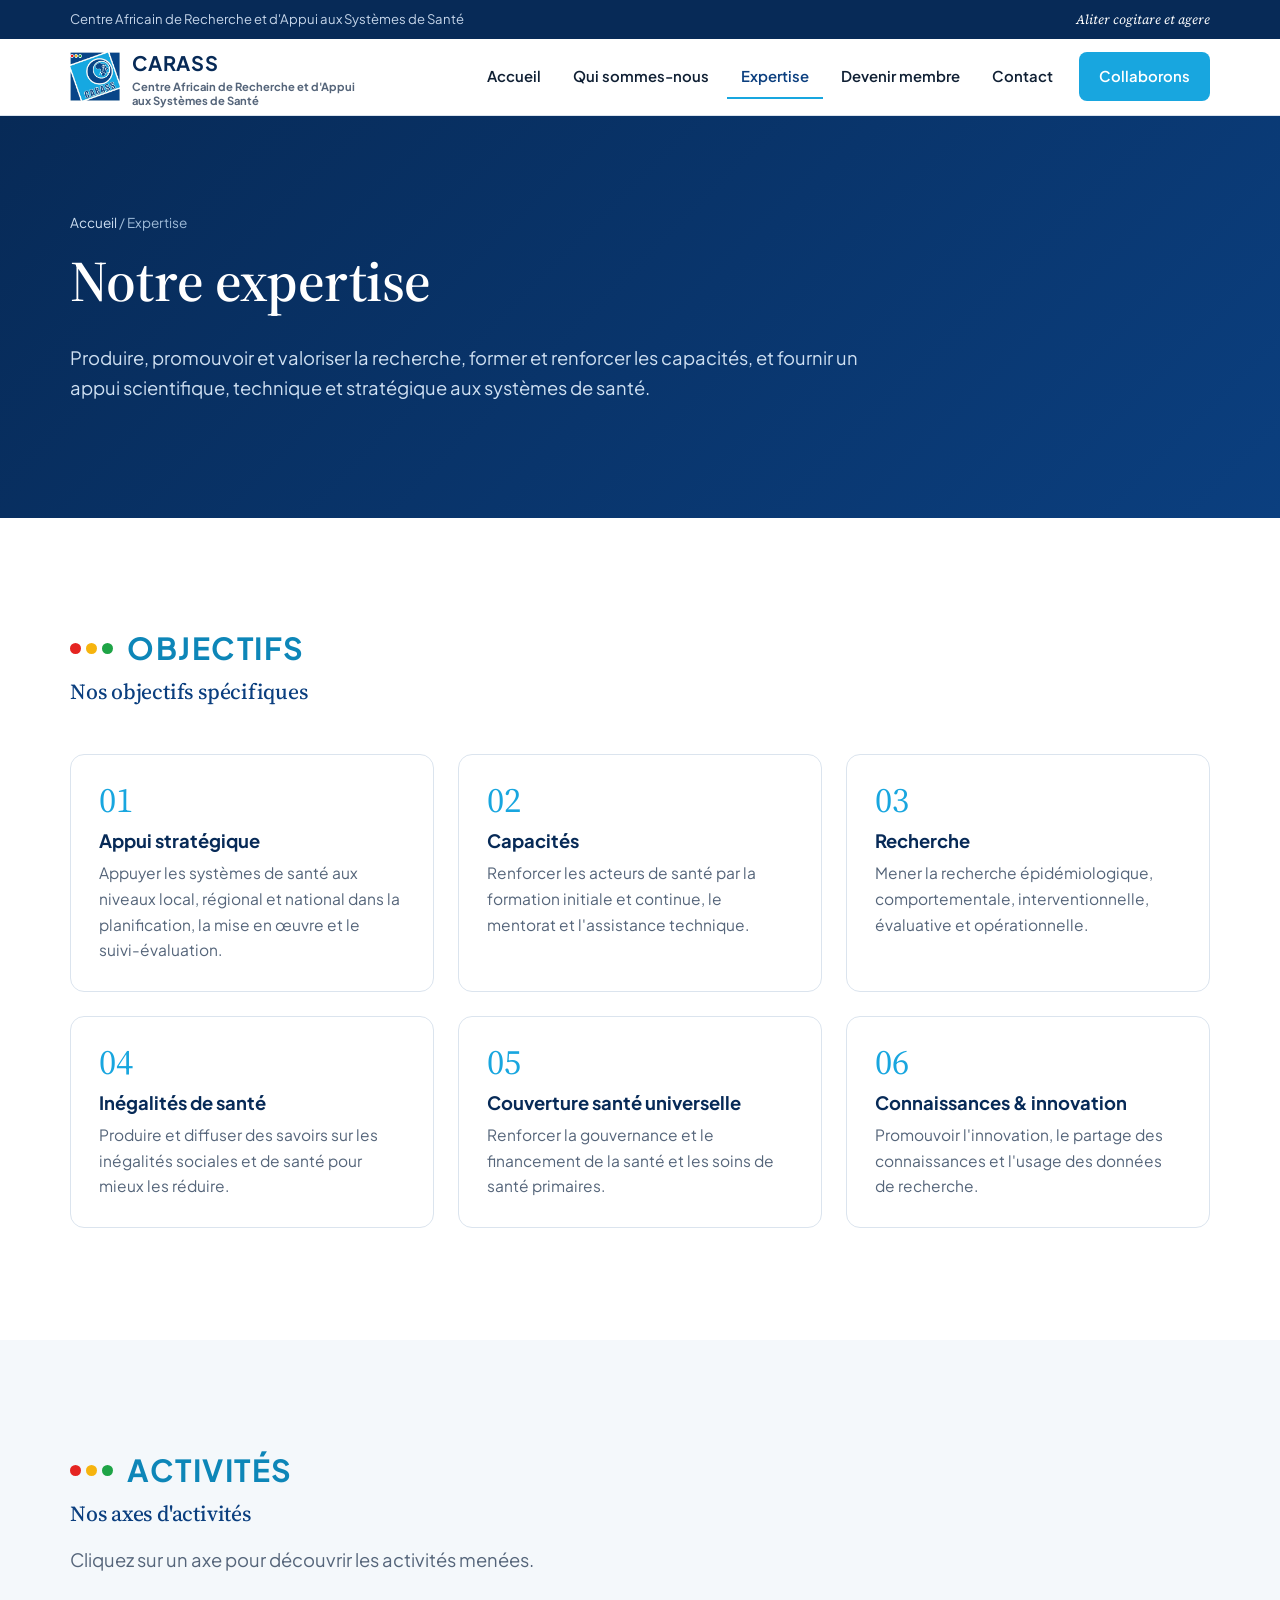
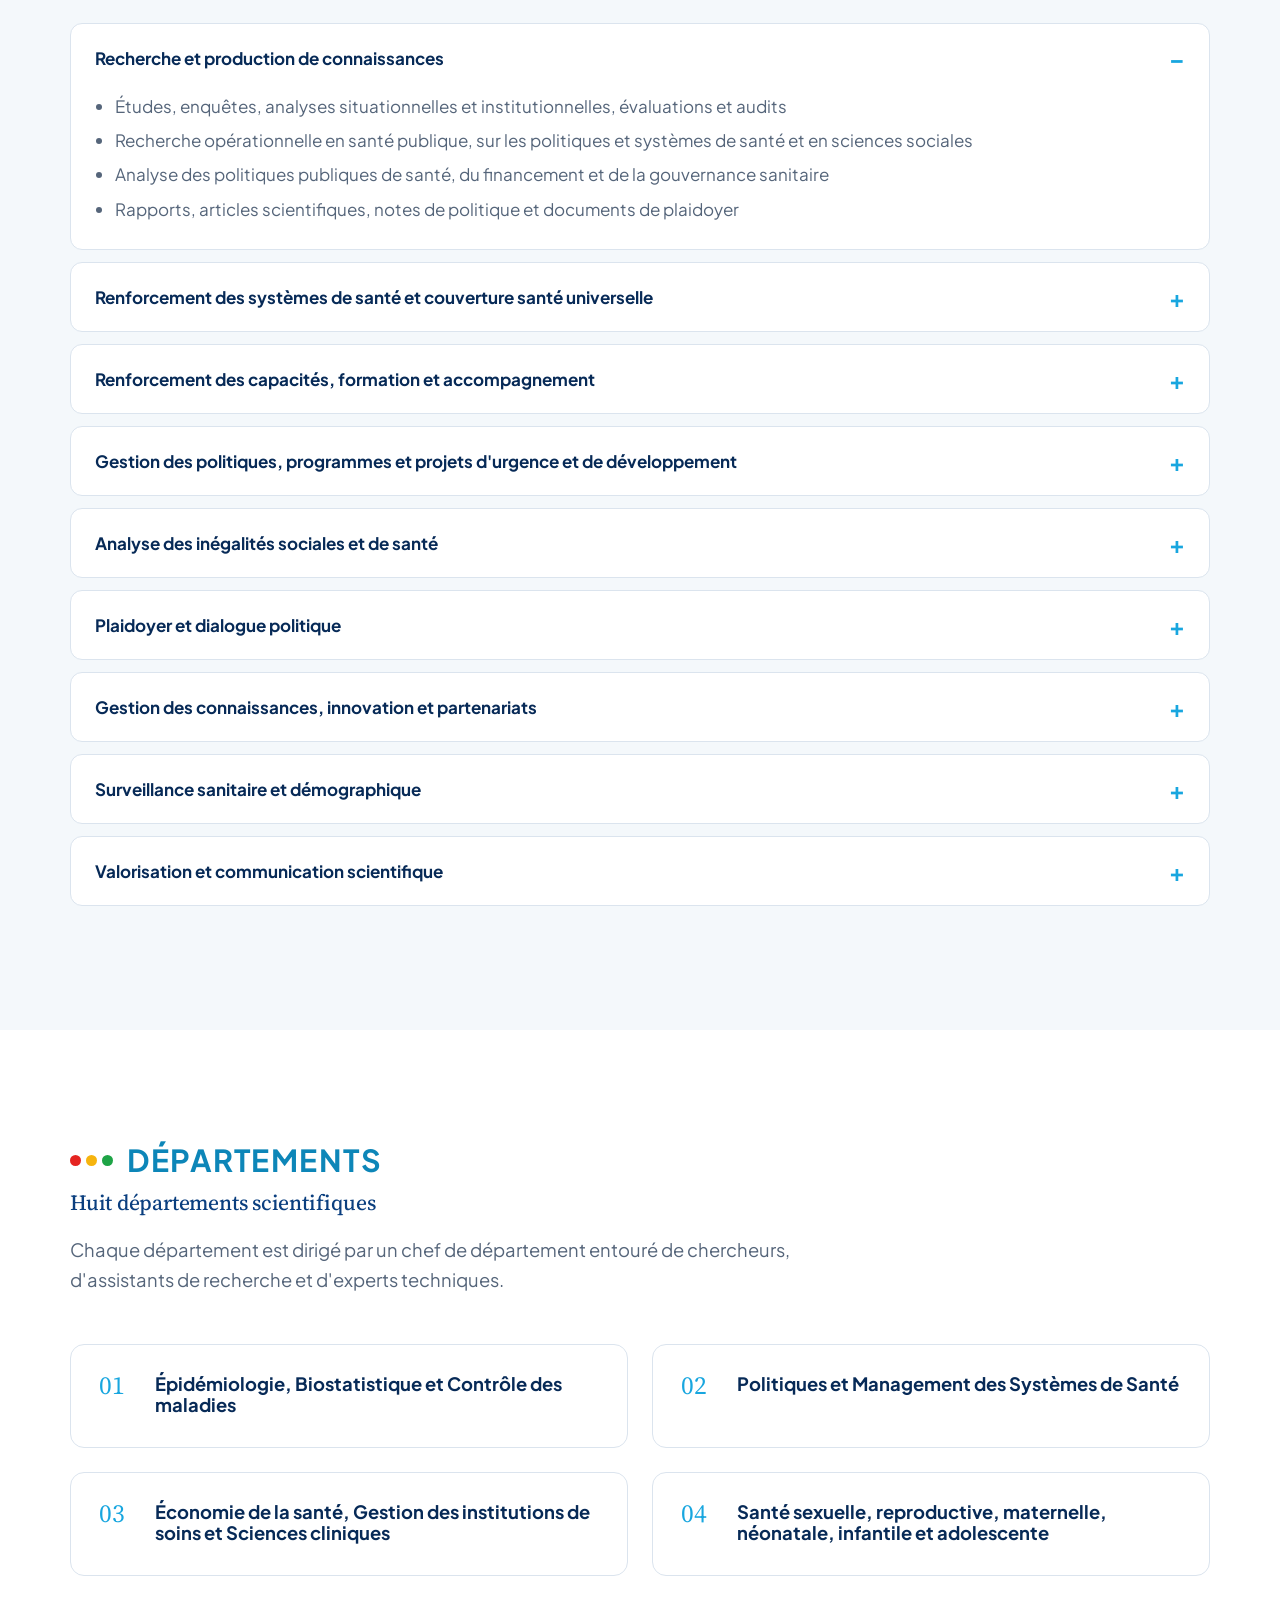
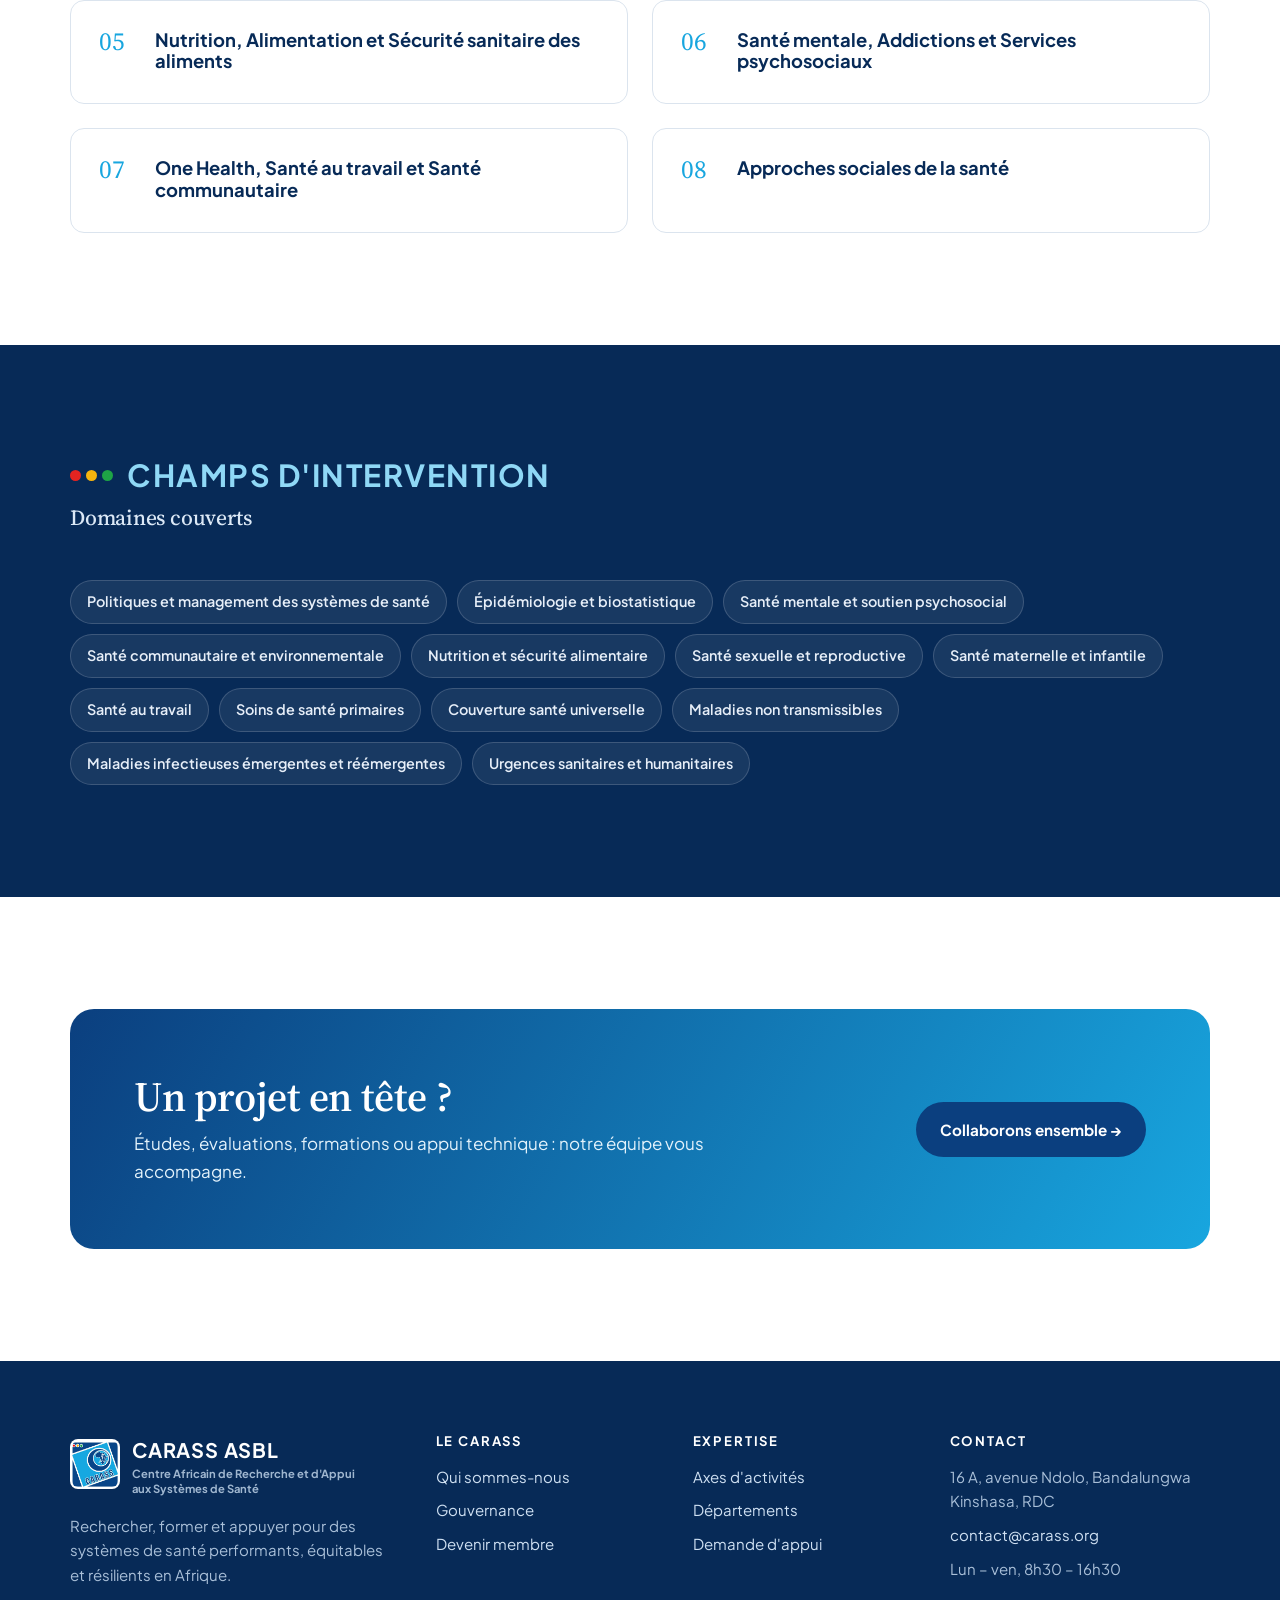
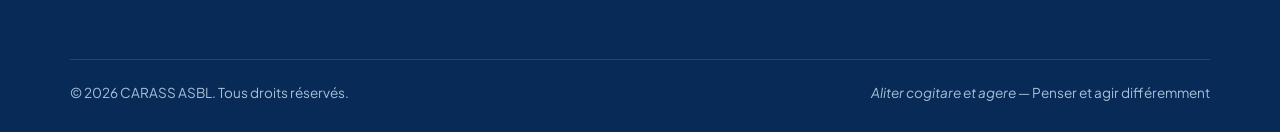
<file: expertise.html>
<!doctype html>
<html lang="fr">
<head>
<meta charset="utf-8">
<meta name="viewport" content="width=device-width, initial-scale=1">
<title>Expertise · CARASS ASBL</title>
<meta name="description" content="Missions, axes d'activités, domaines d'intervention et départements scientifiques du CARASS ASBL.">
<link rel="icon" href="assets/logo.jpg">
<link rel="preconnect" href="https://fonts.googleapis.com">
<link rel="preconnect" href="https://fonts.gstatic.com" crossorigin>
<link href="https://fonts.googleapis.com/css2?family=Plus+Jakarta+Sans:wght@400;500;600;700&family=Source+Serif+4:ital,opsz,wght@0,8..60,500;0,8..60,600;1,8..60,500&display=swap" rel="stylesheet">
<link rel="stylesheet" href="assets/style.css">
</head>
<body>
<div class="topbar"><div class="container"><span>Centre Africain de Recherche et d'Appui aux Systèmes de Santé</span><span><em>Aliter cogitare et agere</em></span></div></div>
<header class="header">
  <div class="container">
    <a class="brand" href="index.html"><img src="assets/logo.jpg" alt="" width="50" height="50"><span><strong>CARASS</strong><small>Centre Africain de Recherche et d'Appui aux Systèmes de Santé</small></span></a>
    <button class="nav-toggle" aria-label="Ouvrir le menu" aria-expanded="false"><svg width="22" height="22" viewBox="0 0 24 24" fill="none" stroke="currentColor" stroke-width="2" stroke-linecap="round"><path d="M4 7h16M4 12h16M4 17h16"/></svg></button>
    <nav class="nav" aria-label="Navigation principale">
      <ul>
        <li><a href="index.html">Accueil</a></li>
        <li><a href="apropos.html">Qui sommes-nous</a></li>
        <li><a href="expertise.html">Expertise</a></li>
        <li><a href="adhesion.html">Devenir membre</a></li>
        <li><a href="contact.html">Contact</a></li>
        <li><a class="btn btn--primary" href="contact.html">Collaborons</a></li>
      </ul>
    </nav>
  </div>
</header>
<main>
  <section class="page-hero">
    <div class="container">
      <div class="crumbs"><a href="index.html">Accueil</a> / Expertise</div>
      <h1>Notre expertise</h1>
      <p class="lead">Produire, promouvoir et valoriser la recherche, former et renforcer les capacités, et fournir un appui scientifique, technique et stratégique aux systèmes de santé.</p>
    </div>
  </section>

  <section class="section">
    <div class="container">
      <div class="section-head reveal">
        <span class="eyebrow"><span class="dots"><i></i><i></i><i></i></span> Objectifs</span>
        <h2>Nos objectifs spécifiques</h2>
      </div>
      <div class="grid grid--3">
        <div class="card reveal"><div class="card__num">01</div><h3>Appui stratégique</h3><p>Appuyer les systèmes de santé aux niveaux local, régional et national dans la planification, la mise en œuvre et le suivi-évaluation.</p></div>
        <div class="card reveal"><div class="card__num">02</div><h3>Capacités</h3><p>Renforcer les acteurs de santé par la formation initiale et continue, le mentorat et l'assistance technique.</p></div>
        <div class="card reveal"><div class="card__num">03</div><h3>Recherche</h3><p>Mener la recherche épidémiologique, comportementale, interventionnelle, évaluative et opérationnelle.</p></div>
        <div class="card reveal"><div class="card__num">04</div><h3>Inégalités de santé</h3><p>Produire et diffuser des savoirs sur les inégalités sociales et de santé pour mieux les réduire.</p></div>
        <div class="card reveal"><div class="card__num">05</div><h3>Couverture santé universelle</h3><p>Renforcer la gouvernance et le financement de la santé et les soins de santé primaires.</p></div>
        <div class="card reveal"><div class="card__num">06</div><h3>Connaissances &amp; innovation</h3><p>Promouvoir l'innovation, le partage des connaissances et l'usage des données de recherche.</p></div>
      </div>
    </div>
  </section>

  <section class="section section--alt" id="axes">
    <div class="container">
      <div class="section-head reveal">
        <span class="eyebrow"><span class="dots"><i></i><i></i><i></i></span> Activités</span>
        <h2>Nos axes d'activités</h2>
        <p class="lead">Cliquez sur un axe pour découvrir les activités menées.</p>
      </div>
      <div class="reveal">
        <details class="acc" open><summary>Recherche et production de connaissances</summary><div class="acc__body"><ul>
          <li>Études, enquêtes, analyses situationnelles et institutionnelles, évaluations et audits</li>
          <li>Recherche opérationnelle en santé publique, sur les politiques et systèmes de santé et en sciences sociales</li>
          <li>Analyse des politiques publiques de santé, du financement et de la gouvernance sanitaire</li>
          <li>Rapports, articles scientifiques, notes de politique et documents de plaidoyer</li>
        </ul></div></details>
        <details class="acc"><summary>Renforcement des systèmes de santé et couverture santé universelle</summary><div class="acc__body"><ul>
          <li>Appui au ministère de la Santé, à ses programmes, aux institutions publiques, ONG et partenaires</li>
          <li>Planification, mise en œuvre, suivi et évaluation des politiques, programmes et projets</li>
          <li>Accompagnement des réformes : accès, qualité, équité et efficience des services</li>
          <li>Analyse et amélioration des mécanismes de financement de la santé</li>
          <li>Programmes de promotion de la santé et de prévention des maladies</li>
        </ul></div></details>
        <details class="acc"><summary>Renforcement des capacités, formation et accompagnement</summary><div class="acc__body"><ul>
          <li>Formations, ateliers, séminaires, colloques et conférences scientifiques</li>
          <li>Codirection de travaux de licence, master et doctorat avec les universités</li>
          <li>Accompagnement à la rédaction d'articles, mémoires et thèses</li>
          <li>Modules en présentiel et à distance en santé publique et sciences sociales</li>
          <li>Formations aux logiciels d'analyse de données et à l'IA dans la recherche</li>
        </ul></div></details>
        <details class="acc"><summary>Gestion des politiques, programmes et projets d'urgence et de développement</summary><div class="acc__body"><ul>
          <li>Appui-conseil pour la gestion stratégique des politiques, programmes et projets</li>
          <li>Planification opérationnelle, suivi des performances, budgets, délais et qualité</li>
          <li>Audits institutionnels (vaccination, lutte contre les maladies, promotion de la santé)</li>
          <li>Plateformes de concertation : vaccination, paludisme, maladies chroniques</li>
        </ul></div></details>
        <details class="acc"><summary>Analyse des inégalités sociales et de santé</summary><div class="acc__body"><ul>
          <li>Étude des déterminants sociaux, économiques, environnementaux et culturels</li>
          <li>Analyse de l'équité dans l'accès aux services de santé</li>
          <li>Recommandations pour des politiques publiques justes et inclusives</li>
        </ul></div></details>
        <details class="acc"><summary>Plaidoyer et dialogue politique</summary><div class="acc__body"><ul>
          <li>Plaidoyer pour des politiques de santé fondées sur des évidences</li>
          <li>Droits des patients et participation communautaire</li>
          <li>Cadres de concertation et de dialogue multi-acteurs</li>
        </ul></div></details>
        <details class="acc"><summary>Gestion des connaissances, innovation et partenariats</summary><div class="acc__body"><ul>
          <li>Promotion des données, du numérique et des innovations en santé</li>
          <li>Capitalisation et diffusion des bonnes pratiques</li>
          <li>Partenariats scientifiques locaux, régionaux et internationaux, réseaux et consortiums</li>
        </ul></div></details>
        <details class="acc"><summary>Surveillance sanitaire et démographique</summary><div class="acc__body"><ul>
          <li>Mise en place et gestion d'un observatoire de santé</li>
          <li>Collecte, analyse et diffusion de données de base pour évaluer les interventions</li>
        </ul></div></details>
        <details class="acc"><summary>Valorisation et communication scientifique</summary><div class="acc__body"><ul>
          <li>Publication de rapports, articles, notes de politique et documents techniques</li>
          <li>Ateliers, conférences, colloques, journées et forums scientifiques</li>
          <li>Revues, bulletins et promotion de la culture scientifique</li>
        </ul></div></details>
      </div>
    </div>
  </section>

  <section class="section" id="departements">
    <div class="container">
      <div class="section-head reveal">
        <span class="eyebrow"><span class="dots"><i></i><i></i><i></i></span> Départements</span>
        <h2>Huit départements scientifiques</h2>
        <p class="lead">Chaque département est dirigé par un chef de département entouré de chercheurs, d'assistants de recherche et d'experts techniques.</p>
      </div>
      <div class="grid grid--2">
        <div class="card dept reveal"><div class="card__num">01</div><div><h3>Épidémiologie, Biostatistique et Contrôle des maladies</h3></div></div>
        <div class="card dept reveal"><div class="card__num">02</div><div><h3>Politiques et Management des Systèmes de Santé</h3></div></div>
        <div class="card dept reveal"><div class="card__num">03</div><div><h3>Économie de la santé, Gestion des institutions de soins et Sciences cliniques</h3></div></div>
        <div class="card dept reveal"><div class="card__num">04</div><div><h3>Santé sexuelle, reproductive, maternelle, néonatale, infantile et adolescente</h3></div></div>
        <div class="card dept reveal"><div class="card__num">05</div><div><h3>Nutrition, Alimentation et Sécurité sanitaire des aliments</h3></div></div>
        <div class="card dept reveal"><div class="card__num">06</div><div><h3>Santé mentale, Addictions et Services psychosociaux</h3></div></div>
        <div class="card dept reveal"><div class="card__num">07</div><div><h3>One Health, Santé au travail et Santé communautaire</h3></div></div>
        <div class="card dept reveal"><div class="card__num">08</div><div><h3>Approches sociales de la santé</h3></div></div>
      </div>
    </div>
  </section>

  <section class="section section--navy">
    <div class="container">
      <div class="section-head reveal">
        <span class="eyebrow"><span class="dots"><i></i><i></i><i></i></span> Champs d'intervention</span>
        <h2>Domaines couverts</h2>
      </div>
      <div class="chips reveal">
        <span class="chip">Politiques et management des systèmes de santé</span>
        <span class="chip">Épidémiologie et biostatistique</span>
        <span class="chip">Santé mentale et soutien psychosocial</span>
        <span class="chip">Santé communautaire et environnementale</span>
        <span class="chip">Nutrition et sécurité alimentaire</span>
        <span class="chip">Santé sexuelle et reproductive</span>
        <span class="chip">Santé maternelle et infantile</span>
        <span class="chip">Santé au travail</span>
        <span class="chip">Soins de santé primaires</span>
        <span class="chip">Couverture santé universelle</span>
        <span class="chip">Maladies non transmissibles</span>
        <span class="chip">Maladies infectieuses émergentes et réémergentes</span>
        <span class="chip">Urgences sanitaires et humanitaires</span>
      </div>
    </div>
  </section>

  <section class="section">
    <div class="container">
      <div class="cta reveal">
        <div><h2>Un projet en tête ?</h2><p>Études, évaluations, formations ou appui technique : notre équipe vous accompagne.</p></div>
        <a class="btn btn--dark" href="contact.html">Collaborons ensemble →</a>
      </div>
    </div>
  </section>
</main>
<footer class="footer">
  <div class="container">
    <div class="footer__grid">
      <div>
        <a class="brand" href="index.html"><img src="assets/logo.jpg" alt="" width="50" height="50"><span><strong>CARASS ASBL</strong><small>Centre Africain de Recherche et d'Appui aux Systèmes de Santé</small></span></a>
        <p style="margin-top:18px">Rechercher, former et appuyer pour des systèmes de santé performants, équitables et résilients en Afrique.</p>
      </div>
      <div><h4>Le CARASS</h4><ul>
        <li><a href="apropos.html">Qui sommes-nous</a></li>
        <li><a href="apropos.html#gouvernance">Gouvernance</a></li>
        <li><a href="adhesion.html">Devenir membre</a></li>
      </ul></div>
      <div><h4>Expertise</h4><ul>
        <li><a href="expertise.html#axes">Axes d'activités</a></li>
        <li><a href="expertise.html#departements">Départements</a></li>
        <li><a href="contact.html">Demande d'appui</a></li>
      </ul></div>
      <div><h4>Contact</h4><ul>
        <li>16 A, avenue Ndolo, Bandalungwa<br>Kinshasa, RDC</li>
        <li><a href="mailto:contact@carass.org">contact@carass.org</a></li>
        <li>Lun – ven, 8h30 – 16h30</li>
      </ul></div>
    </div>
    <div class="footer__bottom"><span>© <span data-year>2026</span> CARASS ASBL. Tous droits réservés.</span><span><em>Aliter cogitare et agere</em> — Penser et agir différemment</span></div>
  </div>
</footer>
<script src="assets/main.js"></script>
</body>
</html>
</file>
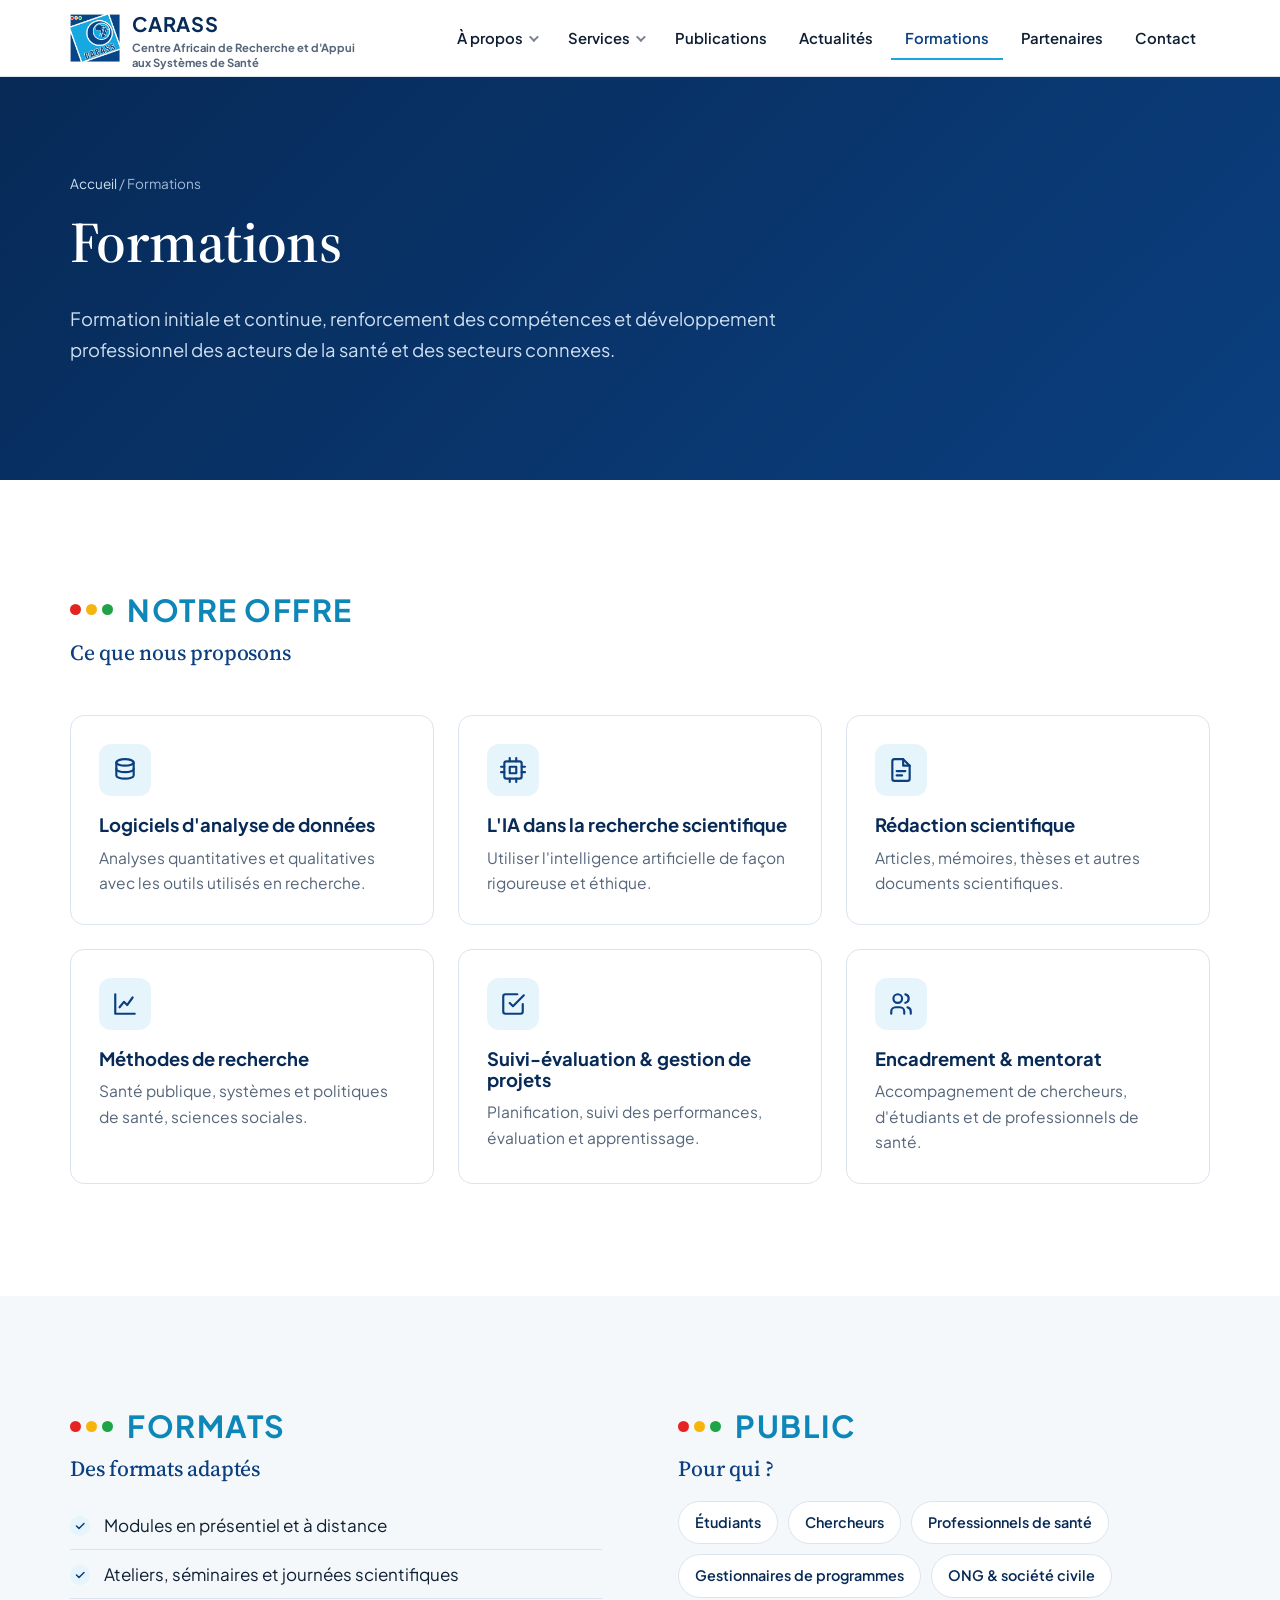
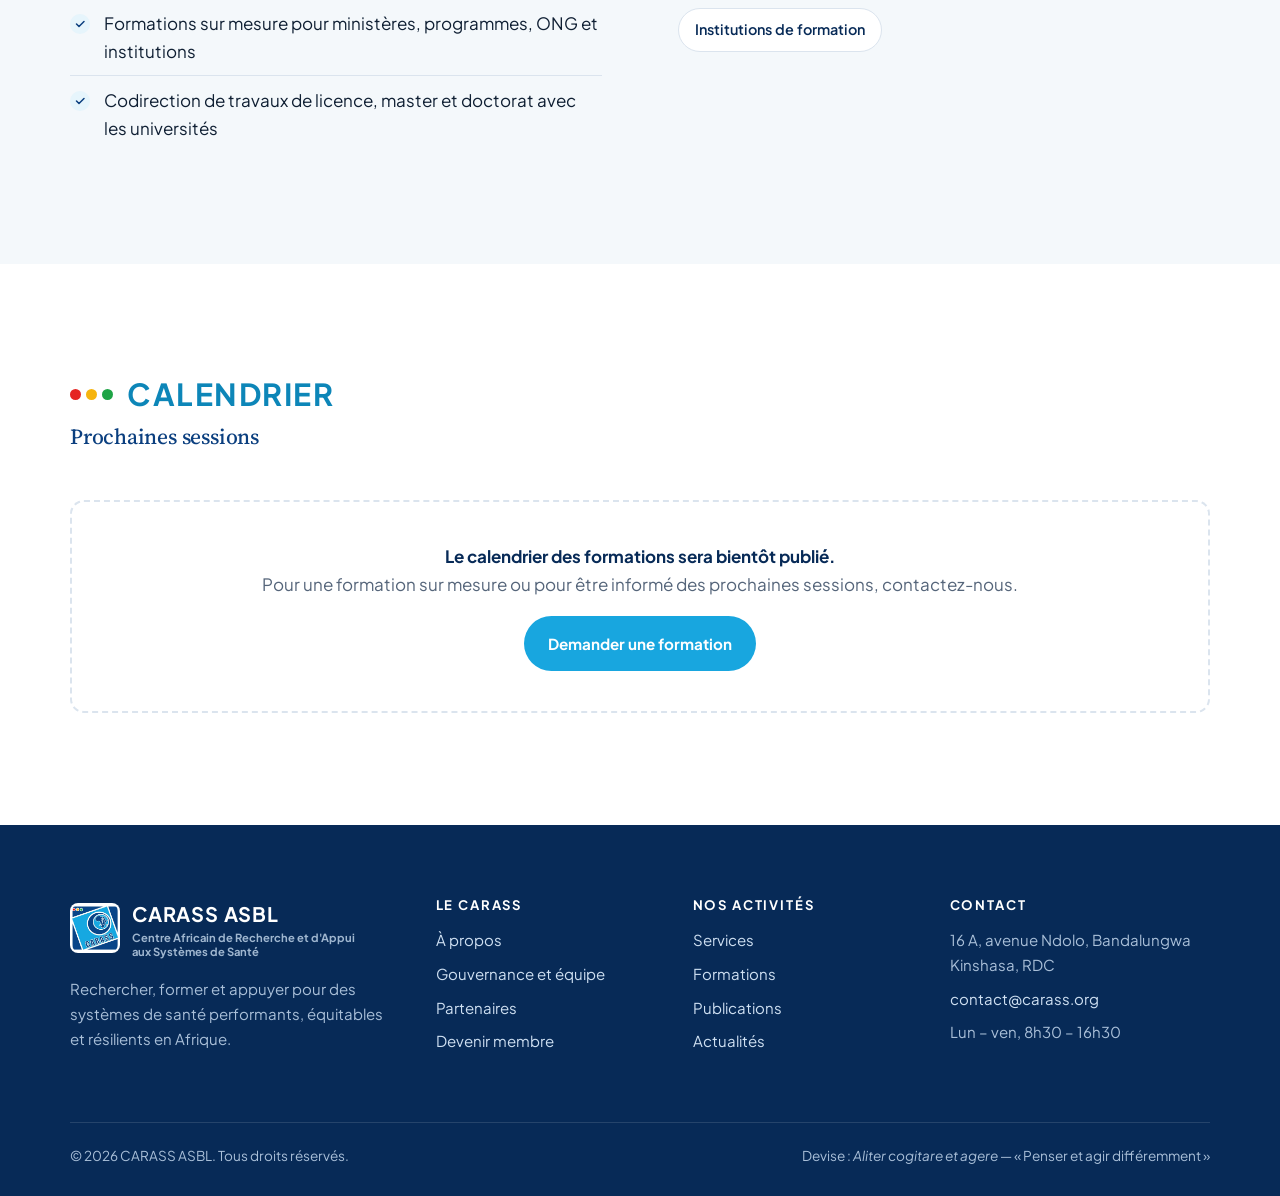
<file: formations.html>
<!doctype html>
<html lang="fr">
<head>
<meta charset="utf-8">
<meta name="viewport" content="width=device-width, initial-scale=1">
<title>Formations · CARASS ASBL</title>
<meta name="description" content="Formations, renforcement des capacités, encadrement et mentorat proposés par le CARASS ASBL.">
<link rel="icon" href="assets/logo.jpg">
<link rel="preconnect" href="https://fonts.googleapis.com">
<link rel="preconnect" href="https://fonts.gstatic.com" crossorigin>
<link href="https://fonts.googleapis.com/css2?family=Plus+Jakarta+Sans:wght@400;500;600;700&family=Source+Serif+4:ital,opsz,wght@0,8..60,500;0,8..60,600;1,8..60,500&display=swap" rel="stylesheet">
<link rel="stylesheet" href="assets/style.css">
</head>
<body>
<header class="header">
  <div class="container">
    <a class="brand" href="index.html" aria-label="CARASS — Accueil"><img src="assets/logo.jpg" alt="" width="50" height="50"><span><strong>CARASS</strong><small>Centre Africain de Recherche et d'Appui aux Systèmes de Santé</small></span></a>
    <button class="nav-toggle" aria-label="Ouvrir le menu" aria-expanded="false"><svg width="22" height="22" viewBox="0 0 24 24" fill="none" stroke="currentColor" stroke-width="2" stroke-linecap="round"><path d="M4 7h16M4 12h16M4 17h16"/></svg></button>
    <nav class="nav" aria-label="Navigation principale">
      <ul>
        <li class="has-sub"><a href="apropos.html">À propos</a>
          <ul class="sub">
            <li><a href="apropos.html#qui-sommes-nous">Qui sommes-nous</a></li>
            <li><a href="apropos.html#missions-valeurs">Missions et valeurs</a></li>
            <li><a href="apropos.html#gouvernance">Gouvernance et équipe</a></li>
          </ul></li>
        <li class="has-sub"><a href="services.html">Services</a>
          <ul class="sub">
            <li><a href="services.html#recherche">Recherche en santé publique</a></li>
            <li><a href="services.html#suivi-evaluation">Suivi et évaluation</a></li>
            <li><a href="services.html#donnees">Données</a></li>
            <li><a href="services.html#synthese-evidence">Synthèse de l'évidence</a></li>
            <li><a href="services.html#dialogue-politique">Dialogue politique</a></li>
            <li><a href="services.html#gestion-projets">Gestion de projets</a></li>
          </ul></li>
        <li><a href="publications.html">Publications</a></li>
        <li><a href="actualites.html">Actualités</a></li>
        <li><a href="formations.html">Formations</a></li>
        <li><a href="partenaires.html">Partenaires</a></li>
        <li><a href="contact.html">Contact</a></li>
      </ul>
    </nav>
  </div>
</header>
<main>
  <section class="page-hero">
    <div class="container">
      <div class="crumbs"><a href="index.html">Accueil</a> / Formations</div>
      <h1>Formations</h1>
      <p class="lead">Formation initiale et continue, renforcement des compétences et développement professionnel des acteurs de la santé et des secteurs connexes.</p>
    </div>
  </section>

  <section class="section">
    <div class="container">
      <div class="section-head reveal">
        <span class="eyebrow"><span class="dots"><i></i><i></i><i></i></span> Notre offre</span>
        <h2>Ce que nous proposons</h2>
      </div>
      <div class="grid grid--3">
        <div class="card reveal"><div class="card__icon"><svg viewBox="0 0 24 24" fill="none" stroke="currentColor" stroke-width="2" stroke-linecap="round" stroke-linejoin="round"><ellipse cx="12" cy="5" rx="8" ry="3"/><path d="M4 5v6c0 1.7 3.6 3 8 3s8-1.3 8-3V5"/><path d="M4 11v6c0 1.7 3.6 3 8 3s8-1.3 8-3v-6"/></svg></div><h3>Logiciels d'analyse de données</h3><p>Analyses quantitatives et qualitatives avec les outils utilisés en recherche.</p></div>
        <div class="card reveal"><div class="card__icon"><svg viewBox="0 0 24 24" fill="none" stroke="currentColor" stroke-width="2" stroke-linecap="round" stroke-linejoin="round"><rect x="4" y="4" width="16" height="16" rx="2"/><path d="M9 9h6v6H9zM9 1v3M15 1v3M9 20v3M15 20v3M20 9h3M20 14h3M1 9h3M1 14h3"/></svg></div><h3>L'IA dans la recherche scientifique</h3><p>Utiliser l'intelligence artificielle de façon rigoureuse et éthique.</p></div>
        <div class="card reveal"><div class="card__icon"><svg viewBox="0 0 24 24" fill="none" stroke="currentColor" stroke-width="2" stroke-linecap="round" stroke-linejoin="round"><path d="M14 2H6a2 2 0 0 0-2 2v16a2 2 0 0 0 2 2h12a2 2 0 0 0 2-2V8z"/><path d="M14 2v6h6M8 13h8M8 17h5"/></svg></div><h3>Rédaction scientifique</h3><p>Articles, mémoires, thèses et autres documents scientifiques.</p></div>
        <div class="card reveal"><div class="card__icon"><svg viewBox="0 0 24 24" fill="none" stroke="currentColor" stroke-width="2" stroke-linecap="round" stroke-linejoin="round"><path d="M3 3v18h18"/><path d="M7 15l4-5 3 3 5-7"/></svg></div><h3>Méthodes de recherche</h3><p>Santé publique, systèmes et politiques de santé, sciences sociales.</p></div>
        <div class="card reveal"><div class="card__icon"><svg viewBox="0 0 24 24" fill="none" stroke="currentColor" stroke-width="2" stroke-linecap="round" stroke-linejoin="round"><path d="M9 11l3 3L22 4"/><path d="M21 12v7a2 2 0 0 1-2 2H5a2 2 0 0 1-2-2V5a2 2 0 0 1 2-2h11"/></svg></div><h3>Suivi-évaluation &amp; gestion de projets</h3><p>Planification, suivi des performances, évaluation et apprentissage.</p></div>
        <div class="card reveal"><div class="card__icon"><svg viewBox="0 0 24 24" fill="none" stroke="currentColor" stroke-width="2" stroke-linecap="round" stroke-linejoin="round"><circle cx="9" cy="7" r="4"/><path d="M3 21v-2a4 4 0 0 1 4-4h4a4 4 0 0 1 4 4v2"/><path d="M16 3.1a4 4 0 0 1 0 7.8M21 21v-2a4 4 0 0 0-3-3.9"/></svg></div><h3>Encadrement &amp; mentorat</h3><p>Accompagnement de chercheurs, d'étudiants et de professionnels de santé.</p></div>
      </div>
    </div>
  </section>

  <section class="section section--alt">
    <div class="container split" style="align-items:start">
      <div class="reveal">
        <span class="eyebrow"><span class="dots"><i></i><i></i><i></i></span> Formats</span>
        <h2>Des formats adaptés</h2>
        <ul class="list-check">
          <li>Modules en présentiel et à distance</li>
          <li>Ateliers, séminaires et journées scientifiques</li>
          <li>Formations sur mesure pour ministères, programmes, ONG et institutions</li>
          <li>Codirection de travaux de licence, master et doctorat avec les universités</li>
        </ul>
      </div>
      <div class="reveal">
        <span class="eyebrow"><span class="dots"><i></i><i></i><i></i></span> Public</span>
        <h2>Pour qui ?</h2>
        <div class="chips">
          <span class="chip">Étudiants</span>
          <span class="chip">Chercheurs</span>
          <span class="chip">Professionnels de santé</span>
          <span class="chip">Gestionnaires de programmes</span>
          <span class="chip">ONG &amp; société civile</span>
          <span class="chip">Institutions de formation</span>
        </div>
      </div>
    </div>
  </section>

  <section class="section">
    <div class="container">
      <div class="section-head reveal">
        <span class="eyebrow"><span class="dots"><i></i><i></i><i></i></span> Calendrier</span>
        <h2>Prochaines sessions</h2>
      </div>
      <div class="empty reveal">
        <p style="margin:0"><strong style="color:var(--navy-deep)">Le calendrier des formations sera bientôt publié.</strong><br>Pour une formation sur mesure ou pour être informé des prochaines sessions, contactez-nous.</p>
        <p style="margin:18px 0 0"><a class="btn btn--primary" href="contact.html">Demander une formation</a></p>
      </div>
    </div>
  </section>
</main>
<footer class="footer">
  <div class="container">
    <div class="footer__grid">
      <div>
        <a class="brand" href="index.html"><img src="assets/logo.jpg" alt="" width="50" height="50"><span><strong>CARASS ASBL</strong><small>Centre Africain de Recherche et d'Appui aux Systèmes de Santé</small></span></a>
        <p style="margin-top:18px">Rechercher, former et appuyer pour des systèmes de santé performants, équitables et résilients en Afrique.</p>
      </div>
      <div><h4>Le CARASS</h4><ul>
        <li><a href="apropos.html">À propos</a></li>
        <li><a href="apropos.html#gouvernance">Gouvernance et équipe</a></li>
        <li><a href="partenaires.html">Partenaires</a></li>
        <li><a href="adhesion.html">Devenir membre</a></li>
      </ul></div>
      <div><h4>Nos activités</h4><ul>
        <li><a href="services.html">Services</a></li>
        <li><a href="formations.html">Formations</a></li>
        <li><a href="publications.html">Publications</a></li>
        <li><a href="actualites.html">Actualités</a></li>
      </ul></div>
      <div><h4>Contact</h4><ul>
        <li>16 A, avenue Ndolo, Bandalungwa<br>Kinshasa, RDC</li>
        <li><a href="mailto:contact@carass.org">contact@carass.org</a></li>
        <li>Lun – ven, 8h30 – 16h30</li>
      </ul></div>
    </div>
    <div class="footer__bottom"><span>© <span data-year>2026</span> CARASS ASBL. Tous droits réservés.</span><span>Devise : <em>Aliter cogitare et agere</em> — « Penser et agir différemment »</span></div>
  </div>
</footer>
<script src="assets/main.js"></script>
</body>
</html>
</file>
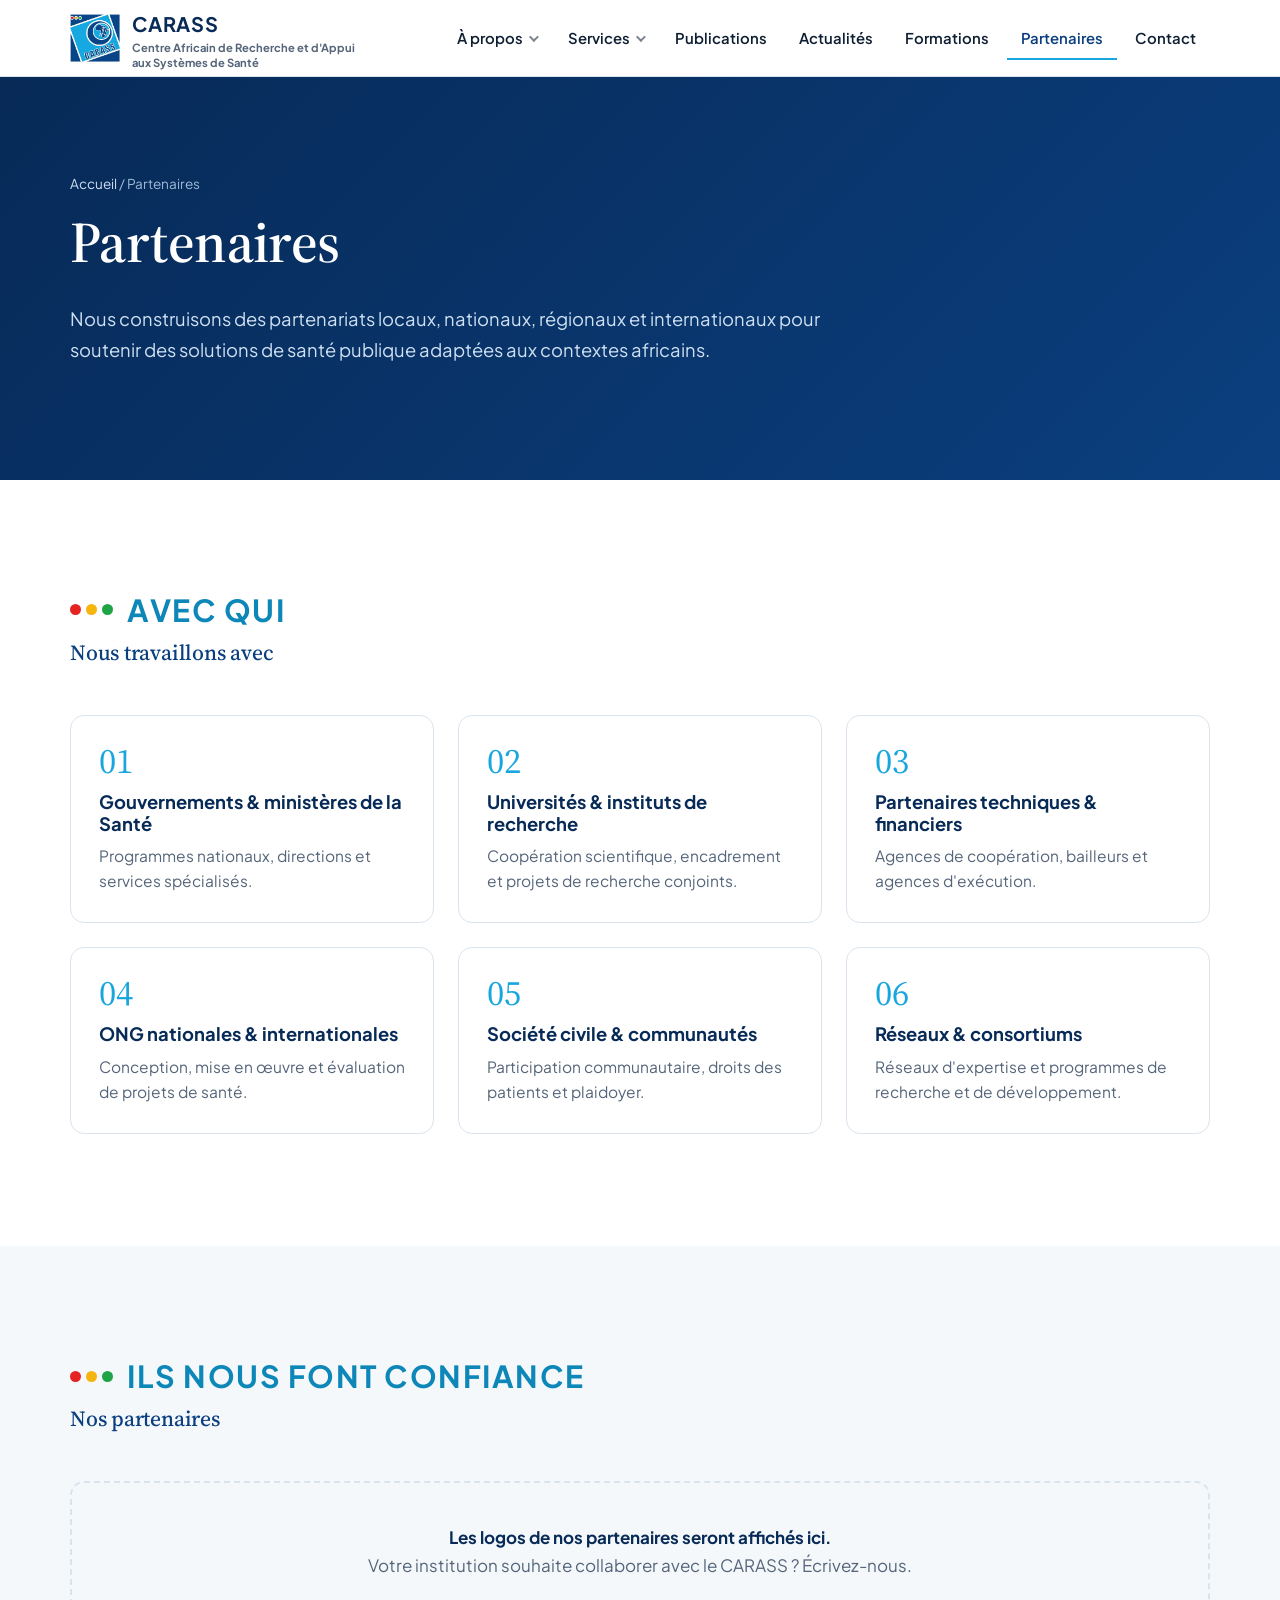
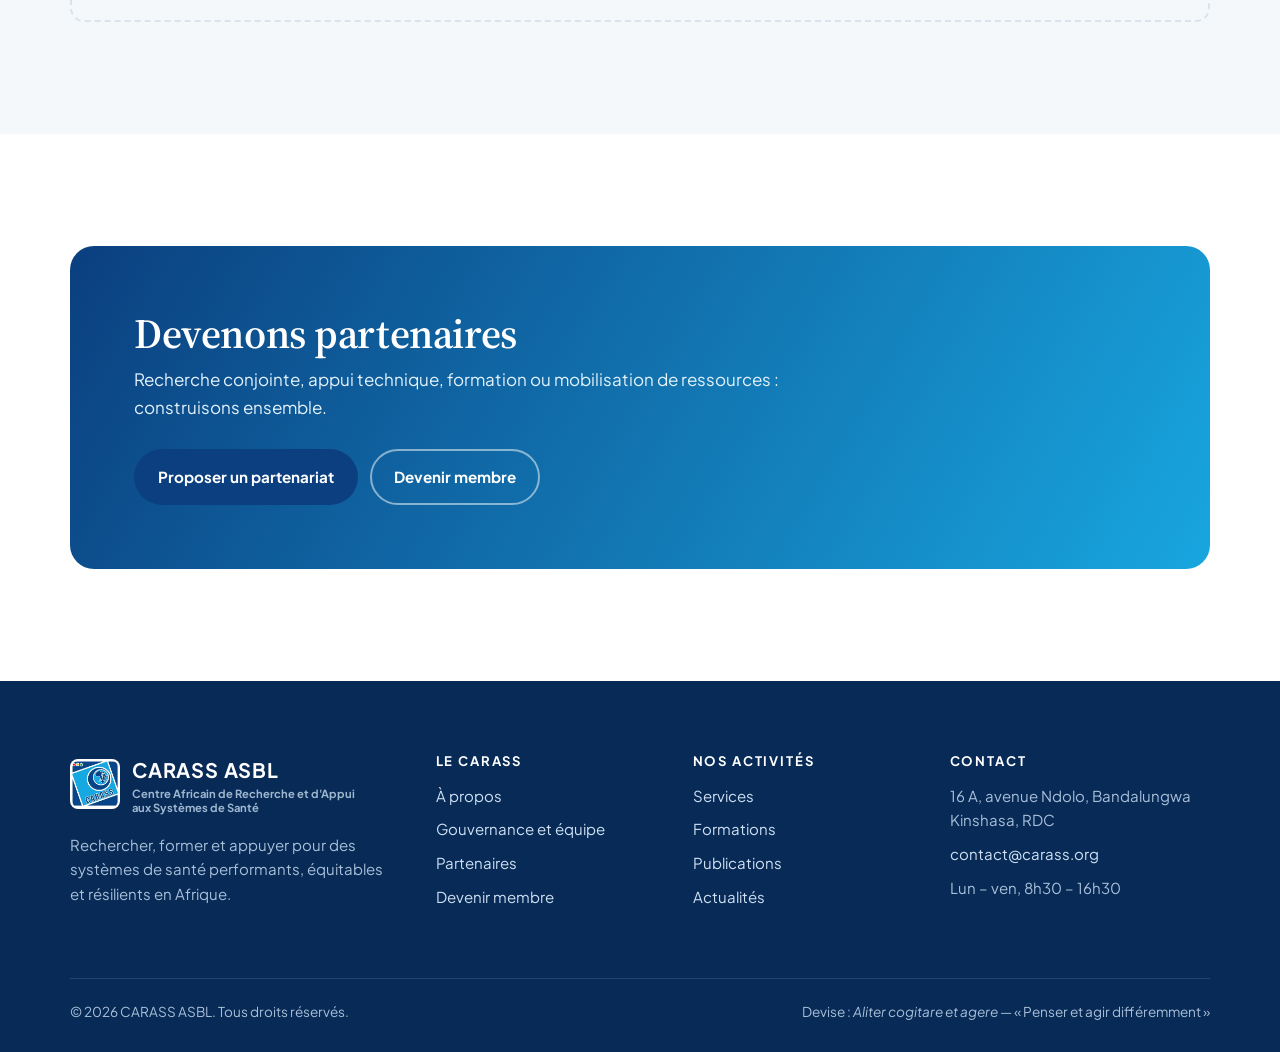
<file: partenaires.html>
<!doctype html>
<html lang="fr">
<head>
<meta charset="utf-8">
<meta name="viewport" content="width=device-width, initial-scale=1">
<title>Partenaires · CARASS ASBL</title>
<meta name="description" content="Partenariats scientifiques et institutionnels du CARASS ASBL.">
<link rel="icon" href="assets/logo.jpg">
<link rel="preconnect" href="https://fonts.googleapis.com">
<link rel="preconnect" href="https://fonts.gstatic.com" crossorigin>
<link href="https://fonts.googleapis.com/css2?family=Plus+Jakarta+Sans:wght@400;500;600;700&family=Source+Serif+4:ital,opsz,wght@0,8..60,500;0,8..60,600;1,8..60,500&display=swap" rel="stylesheet">
<link rel="stylesheet" href="assets/style.css">
</head>
<body>
<header class="header">
  <div class="container">
    <a class="brand" href="index.html" aria-label="CARASS — Accueil"><img src="assets/logo.jpg" alt="" width="50" height="50"><span><strong>CARASS</strong><small>Centre Africain de Recherche et d'Appui aux Systèmes de Santé</small></span></a>
    <button class="nav-toggle" aria-label="Ouvrir le menu" aria-expanded="false"><svg width="22" height="22" viewBox="0 0 24 24" fill="none" stroke="currentColor" stroke-width="2" stroke-linecap="round"><path d="M4 7h16M4 12h16M4 17h16"/></svg></button>
    <nav class="nav" aria-label="Navigation principale">
      <ul>
        <li class="has-sub"><a href="apropos.html">À propos</a>
          <ul class="sub">
            <li><a href="apropos.html#qui-sommes-nous">Qui sommes-nous</a></li>
            <li><a href="apropos.html#missions-valeurs">Missions et valeurs</a></li>
            <li><a href="apropos.html#gouvernance">Gouvernance et équipe</a></li>
          </ul></li>
        <li class="has-sub"><a href="services.html">Services</a>
          <ul class="sub">
            <li><a href="services.html#recherche">Recherche en santé publique</a></li>
            <li><a href="services.html#suivi-evaluation">Suivi et évaluation</a></li>
            <li><a href="services.html#donnees">Données</a></li>
            <li><a href="services.html#synthese-evidence">Synthèse de l'évidence</a></li>
            <li><a href="services.html#dialogue-politique">Dialogue politique</a></li>
            <li><a href="services.html#gestion-projets">Gestion de projets</a></li>
          </ul></li>
        <li><a href="publications.html">Publications</a></li>
        <li><a href="actualites.html">Actualités</a></li>
        <li><a href="formations.html">Formations</a></li>
        <li><a href="partenaires.html">Partenaires</a></li>
        <li><a href="contact.html">Contact</a></li>
      </ul>
    </nav>
  </div>
</header>
<main>
  <section class="page-hero">
    <div class="container">
      <div class="crumbs"><a href="index.html">Accueil</a> / Partenaires</div>
      <h1>Partenaires</h1>
      <p class="lead">Nous construisons des partenariats locaux, nationaux, régionaux et internationaux pour soutenir des solutions de santé publique adaptées aux contextes africains.</p>
    </div>
  </section>

  <section class="section">
    <div class="container">
      <div class="section-head reveal">
        <span class="eyebrow"><span class="dots"><i></i><i></i><i></i></span> Avec qui</span>
        <h2>Nous travaillons avec</h2>
      </div>
      <div class="grid grid--3">
        <div class="card reveal"><div class="card__num">01</div><h3>Gouvernements &amp; ministères de la Santé</h3><p>Programmes nationaux, directions et services spécialisés.</p></div>
        <div class="card reveal"><div class="card__num">02</div><h3>Universités &amp; instituts de recherche</h3><p>Coopération scientifique, encadrement et projets de recherche conjoints.</p></div>
        <div class="card reveal"><div class="card__num">03</div><h3>Partenaires techniques &amp; financiers</h3><p>Agences de coopération, bailleurs et agences d'exécution.</p></div>
        <div class="card reveal"><div class="card__num">04</div><h3>ONG nationales &amp; internationales</h3><p>Conception, mise en œuvre et évaluation de projets de santé.</p></div>
        <div class="card reveal"><div class="card__num">05</div><h3>Société civile &amp; communautés</h3><p>Participation communautaire, droits des patients et plaidoyer.</p></div>
        <div class="card reveal"><div class="card__num">06</div><h3>Réseaux &amp; consortiums</h3><p>Réseaux d'expertise et programmes de recherche et de développement.</p></div>
      </div>
    </div>
  </section>

  <section class="section section--alt">
    <div class="container">
      <div class="section-head reveal">
        <span class="eyebrow"><span class="dots"><i></i><i></i><i></i></span> Ils nous font confiance</span>
        <h2>Nos partenaires</h2>
      </div>
      <div class="empty reveal">
        <p style="margin:0"><strong style="color:var(--navy-deep)">Les logos de nos partenaires seront affichés ici.</strong><br>Votre institution souhaite collaborer avec le CARASS ? Écrivez-nous.</p>
      </div>
    </div>
  </section>

  <section class="section">
    <div class="container">
      <div class="cta reveal">
        <div><h2>Devenons partenaires</h2><p>Recherche conjointe, appui technique, formation ou mobilisation de ressources : construisons ensemble.</p></div>
        <div style="display:flex;gap:12px;flex-wrap:wrap">
          <a class="btn btn--dark" href="contact.html">Proposer un partenariat</a>
          <a class="btn btn--ghost" href="adhesion.html">Devenir membre</a>
        </div>
      </div>
    </div>
  </section>
</main>
<footer class="footer">
  <div class="container">
    <div class="footer__grid">
      <div>
        <a class="brand" href="index.html"><img src="assets/logo.jpg" alt="" width="50" height="50"><span><strong>CARASS ASBL</strong><small>Centre Africain de Recherche et d'Appui aux Systèmes de Santé</small></span></a>
        <p style="margin-top:18px">Rechercher, former et appuyer pour des systèmes de santé performants, équitables et résilients en Afrique.</p>
      </div>
      <div><h4>Le CARASS</h4><ul>
        <li><a href="apropos.html">À propos</a></li>
        <li><a href="apropos.html#gouvernance">Gouvernance et équipe</a></li>
        <li><a href="partenaires.html">Partenaires</a></li>
        <li><a href="adhesion.html">Devenir membre</a></li>
      </ul></div>
      <div><h4>Nos activités</h4><ul>
        <li><a href="services.html">Services</a></li>
        <li><a href="formations.html">Formations</a></li>
        <li><a href="publications.html">Publications</a></li>
        <li><a href="actualites.html">Actualités</a></li>
      </ul></div>
      <div><h4>Contact</h4><ul>
        <li>16 A, avenue Ndolo, Bandalungwa<br>Kinshasa, RDC</li>
        <li><a href="mailto:contact@carass.org">contact@carass.org</a></li>
        <li>Lun – ven, 8h30 – 16h30</li>
      </ul></div>
    </div>
    <div class="footer__bottom"><span>© <span data-year>2026</span> CARASS ASBL. Tous droits réservés.</span><span>Devise : <em>Aliter cogitare et agere</em> — « Penser et agir différemment »</span></div>
  </div>
</footer>
<script src="assets/main.js"></script>
</body>
</html>
</file>
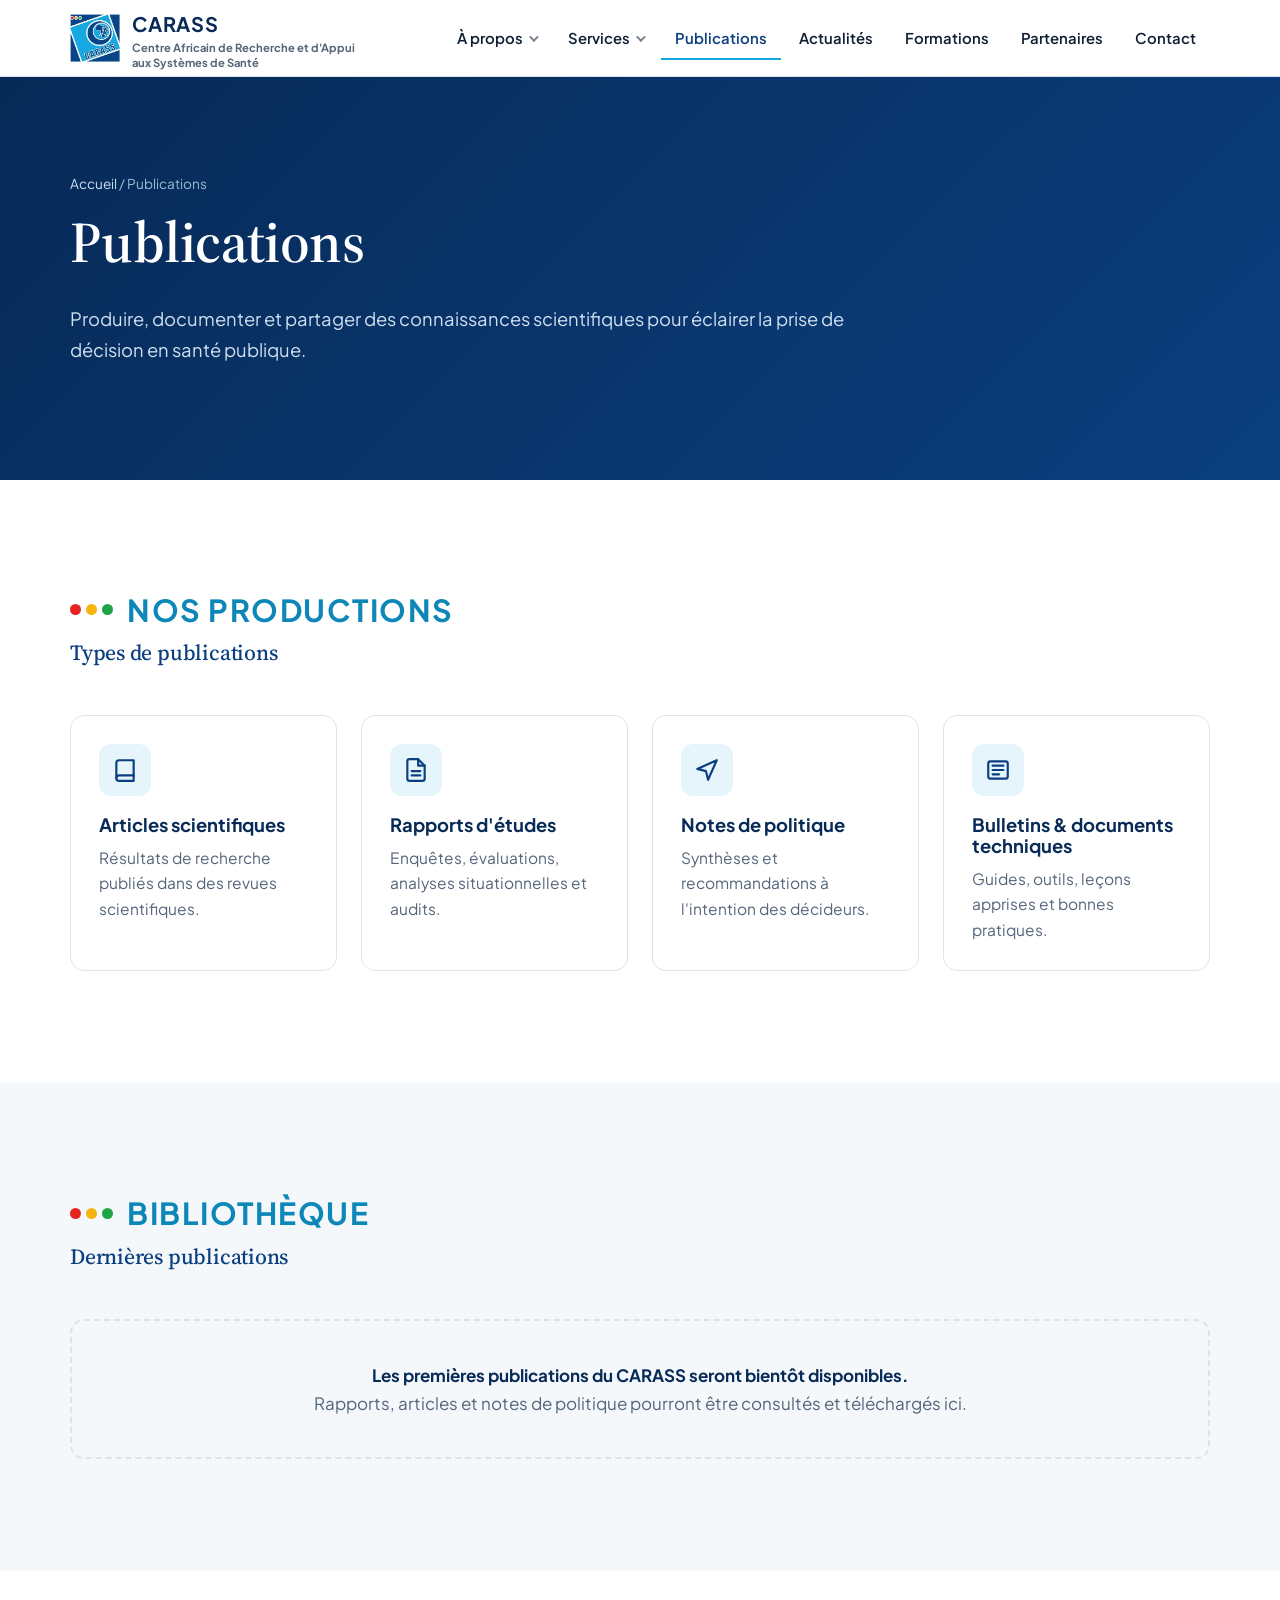
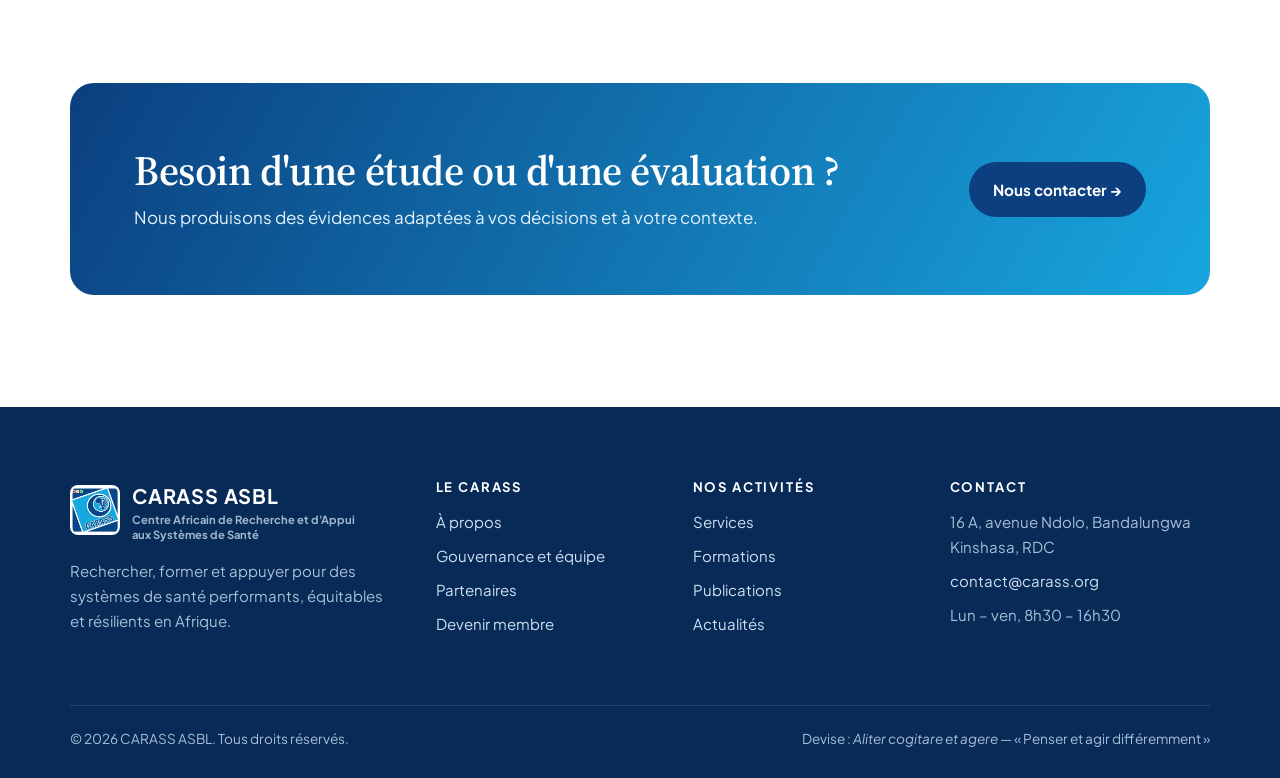
<file: publications.html>
<!doctype html>
<html lang="fr">
<head>
<meta charset="utf-8">
<meta name="viewport" content="width=device-width, initial-scale=1">
<title>Publications · CARASS ASBL</title>
<meta name="description" content="Rapports, articles scientifiques, notes de politique et documents techniques du CARASS ASBL.">
<link rel="icon" href="assets/logo.jpg">
<link rel="preconnect" href="https://fonts.googleapis.com">
<link rel="preconnect" href="https://fonts.gstatic.com" crossorigin>
<link href="https://fonts.googleapis.com/css2?family=Plus+Jakarta+Sans:wght@400;500;600;700&family=Source+Serif+4:ital,opsz,wght@0,8..60,500;0,8..60,600;1,8..60,500&display=swap" rel="stylesheet">
<link rel="stylesheet" href="assets/style.css">
</head>
<body>
<header class="header">
  <div class="container">
    <a class="brand" href="index.html" aria-label="CARASS — Accueil"><img src="assets/logo.jpg" alt="" width="50" height="50"><span><strong>CARASS</strong><small>Centre Africain de Recherche et d'Appui aux Systèmes de Santé</small></span></a>
    <button class="nav-toggle" aria-label="Ouvrir le menu" aria-expanded="false"><svg width="22" height="22" viewBox="0 0 24 24" fill="none" stroke="currentColor" stroke-width="2" stroke-linecap="round"><path d="M4 7h16M4 12h16M4 17h16"/></svg></button>
    <nav class="nav" aria-label="Navigation principale">
      <ul>
        <li class="has-sub"><a href="apropos.html">À propos</a>
          <ul class="sub">
            <li><a href="apropos.html#qui-sommes-nous">Qui sommes-nous</a></li>
            <li><a href="apropos.html#missions-valeurs">Missions et valeurs</a></li>
            <li><a href="apropos.html#gouvernance">Gouvernance et équipe</a></li>
          </ul></li>
        <li class="has-sub"><a href="services.html">Services</a>
          <ul class="sub">
            <li><a href="services.html#recherche">Recherche en santé publique</a></li>
            <li><a href="services.html#suivi-evaluation">Suivi et évaluation</a></li>
            <li><a href="services.html#donnees">Données</a></li>
            <li><a href="services.html#synthese-evidence">Synthèse de l'évidence</a></li>
            <li><a href="services.html#dialogue-politique">Dialogue politique</a></li>
            <li><a href="services.html#gestion-projets">Gestion de projets</a></li>
          </ul></li>
        <li><a href="publications.html">Publications</a></li>
        <li><a href="actualites.html">Actualités</a></li>
        <li><a href="formations.html">Formations</a></li>
        <li><a href="partenaires.html">Partenaires</a></li>
        <li><a href="contact.html">Contact</a></li>
      </ul>
    </nav>
  </div>
</header>
<main>
  <section class="page-hero">
    <div class="container">
      <div class="crumbs"><a href="index.html">Accueil</a> / Publications</div>
      <h1>Publications</h1>
      <p class="lead">Produire, documenter et partager des connaissances scientifiques pour éclairer la prise de décision en santé publique.</p>
    </div>
  </section>

  <section class="section">
    <div class="container">
      <div class="section-head reveal">
        <span class="eyebrow"><span class="dots"><i></i><i></i><i></i></span> Nos productions</span>
        <h2>Types de publications</h2>
      </div>
      <div class="grid grid--4">
        <div class="card reveal"><div class="card__icon"><svg viewBox="0 0 24 24" fill="none" stroke="currentColor" stroke-width="2" stroke-linecap="round" stroke-linejoin="round"><path d="M4 19.5A2.5 2.5 0 0 1 6.5 17H20V3H6.5A2.5 2.5 0 0 0 4 5.5z"/><path d="M4 19.5A2.5 2.5 0 0 0 6.5 22H20v-5"/></svg></div><h3>Articles scientifiques</h3><p>Résultats de recherche publiés dans des revues scientifiques.</p></div>
        <div class="card reveal"><div class="card__icon"><svg viewBox="0 0 24 24" fill="none" stroke="currentColor" stroke-width="2" stroke-linecap="round" stroke-linejoin="round"><path d="M14 2H6a2 2 0 0 0-2 2v16a2 2 0 0 0 2 2h12a2 2 0 0 0 2-2V8z"/><path d="M14 2v6h6M8 13h8M8 17h8"/></svg></div><h3>Rapports d'études</h3><p>Enquêtes, évaluations, analyses situationnelles et audits.</p></div>
        <div class="card reveal"><div class="card__icon"><svg viewBox="0 0 24 24" fill="none" stroke="currentColor" stroke-width="2" stroke-linecap="round" stroke-linejoin="round"><path d="M3 11l18-8-8 18-2-8-8-2z"/></svg></div><h3>Notes de politique</h3><p>Synthèses et recommandations à l'intention des décideurs.</p></div>
        <div class="card reveal"><div class="card__icon"><svg viewBox="0 0 24 24" fill="none" stroke="currentColor" stroke-width="2" stroke-linecap="round" stroke-linejoin="round"><rect x="3" y="4" width="18" height="16" rx="2"/><path d="M7 8h10M7 12h10M7 16h6"/></svg></div><h3>Bulletins &amp; documents techniques</h3><p>Guides, outils, leçons apprises et bonnes pratiques.</p></div>
      </div>
    </div>
  </section>

  <section class="section section--alt">
    <div class="container">
      <div class="section-head reveal">
        <span class="eyebrow"><span class="dots"><i></i><i></i><i></i></span> Bibliothèque</span>
        <h2>Dernières publications</h2>
      </div>
      <div class="empty reveal">
        <p style="margin:0"><strong style="color:var(--navy-deep)">Les premières publications du CARASS seront bientôt disponibles.</strong><br>Rapports, articles et notes de politique pourront être consultés et téléchargés ici.</p>
      </div>
    </div>
  </section>

  <section class="section">
    <div class="container">
      <div class="cta reveal">
        <div><h2>Besoin d'une étude ou d'une évaluation ?</h2><p>Nous produisons des évidences adaptées à vos décisions et à votre contexte.</p></div>
        <a class="btn btn--dark" href="contact.html">Nous contacter →</a>
      </div>
    </div>
  </section>
</main>
<footer class="footer">
  <div class="container">
    <div class="footer__grid">
      <div>
        <a class="brand" href="index.html"><img src="assets/logo.jpg" alt="" width="50" height="50"><span><strong>CARASS ASBL</strong><small>Centre Africain de Recherche et d'Appui aux Systèmes de Santé</small></span></a>
        <p style="margin-top:18px">Rechercher, former et appuyer pour des systèmes de santé performants, équitables et résilients en Afrique.</p>
      </div>
      <div><h4>Le CARASS</h4><ul>
        <li><a href="apropos.html">À propos</a></li>
        <li><a href="apropos.html#gouvernance">Gouvernance et équipe</a></li>
        <li><a href="partenaires.html">Partenaires</a></li>
        <li><a href="adhesion.html">Devenir membre</a></li>
      </ul></div>
      <div><h4>Nos activités</h4><ul>
        <li><a href="services.html">Services</a></li>
        <li><a href="formations.html">Formations</a></li>
        <li><a href="publications.html">Publications</a></li>
        <li><a href="actualites.html">Actualités</a></li>
      </ul></div>
      <div><h4>Contact</h4><ul>
        <li>16 A, avenue Ndolo, Bandalungwa<br>Kinshasa, RDC</li>
        <li><a href="mailto:contact@carass.org">contact@carass.org</a></li>
        <li>Lun – ven, 8h30 – 16h30</li>
      </ul></div>
    </div>
    <div class="footer__bottom"><span>© <span data-year>2026</span> CARASS ASBL. Tous droits réservés.</span><span>Devise : <em>Aliter cogitare et agere</em> — « Penser et agir différemment »</span></div>
  </div>
</footer>
<script src="assets/main.js"></script>
</body>
</html>
</file>
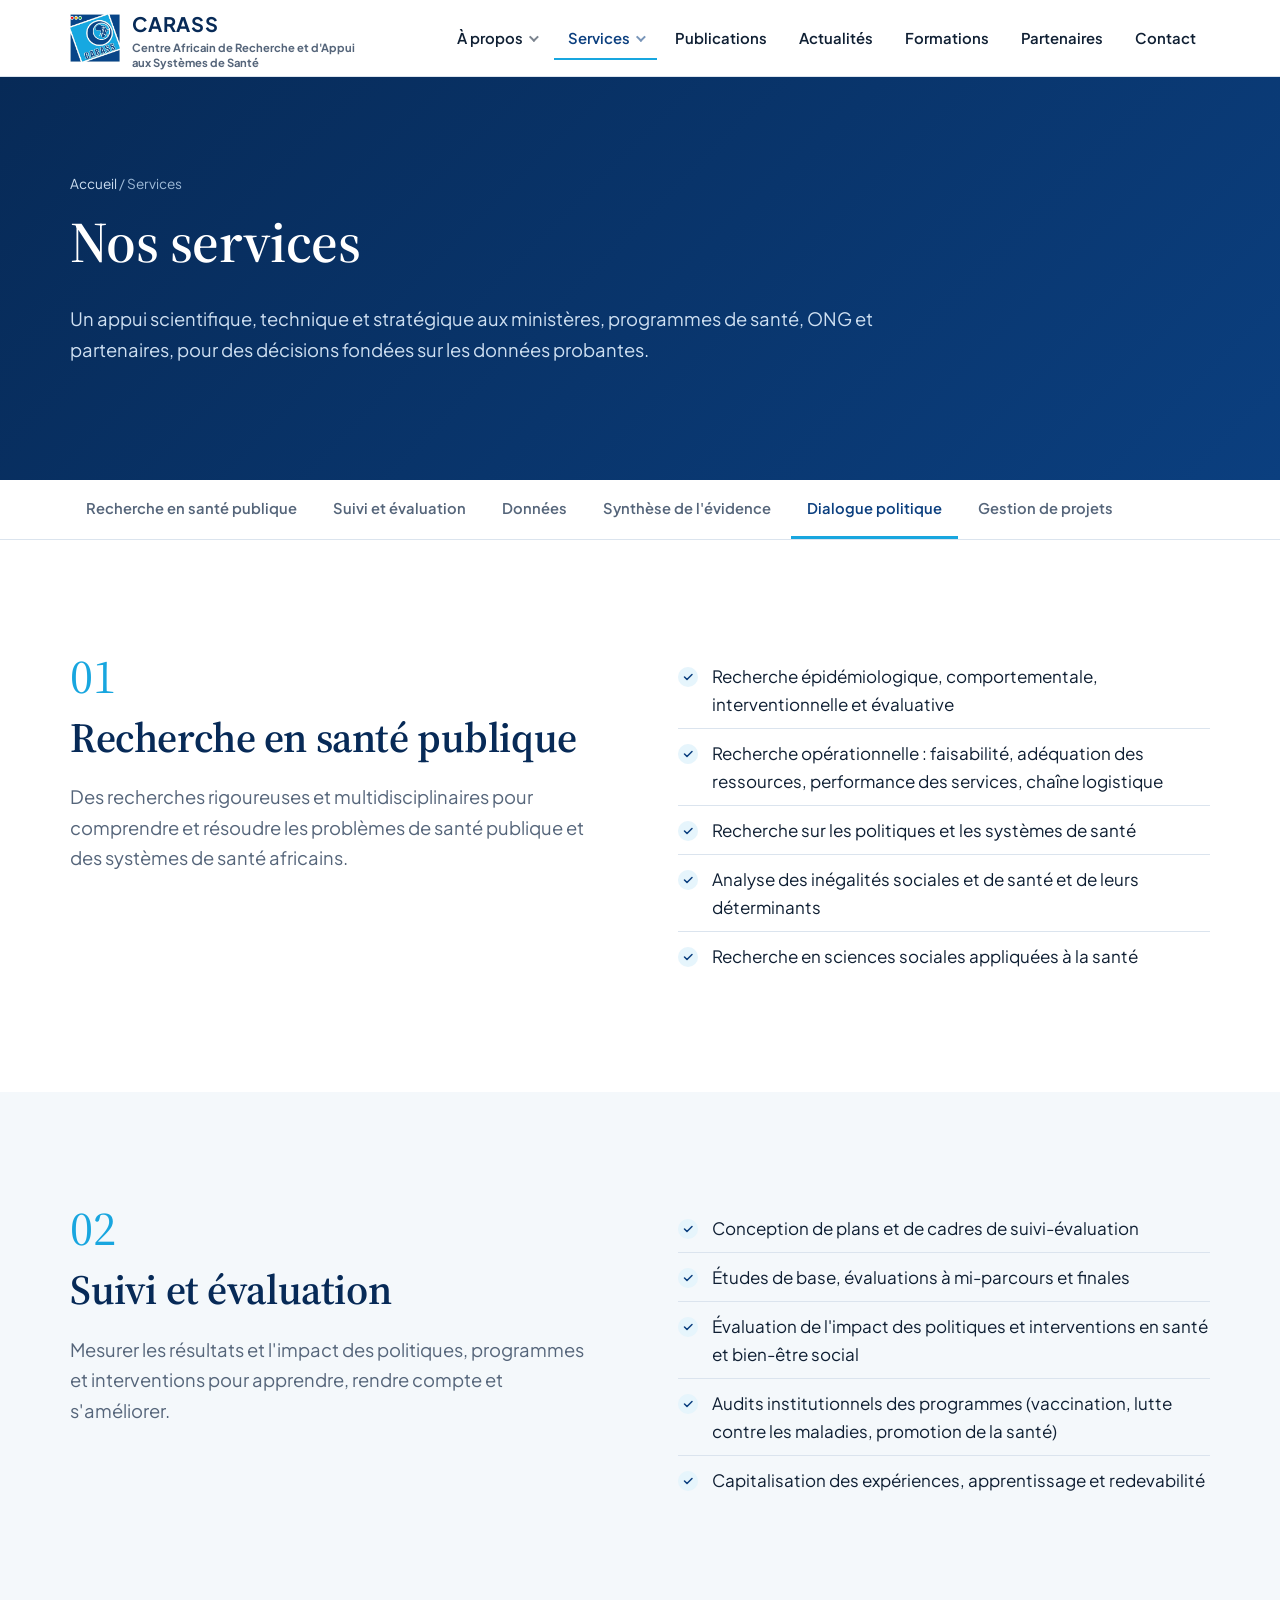
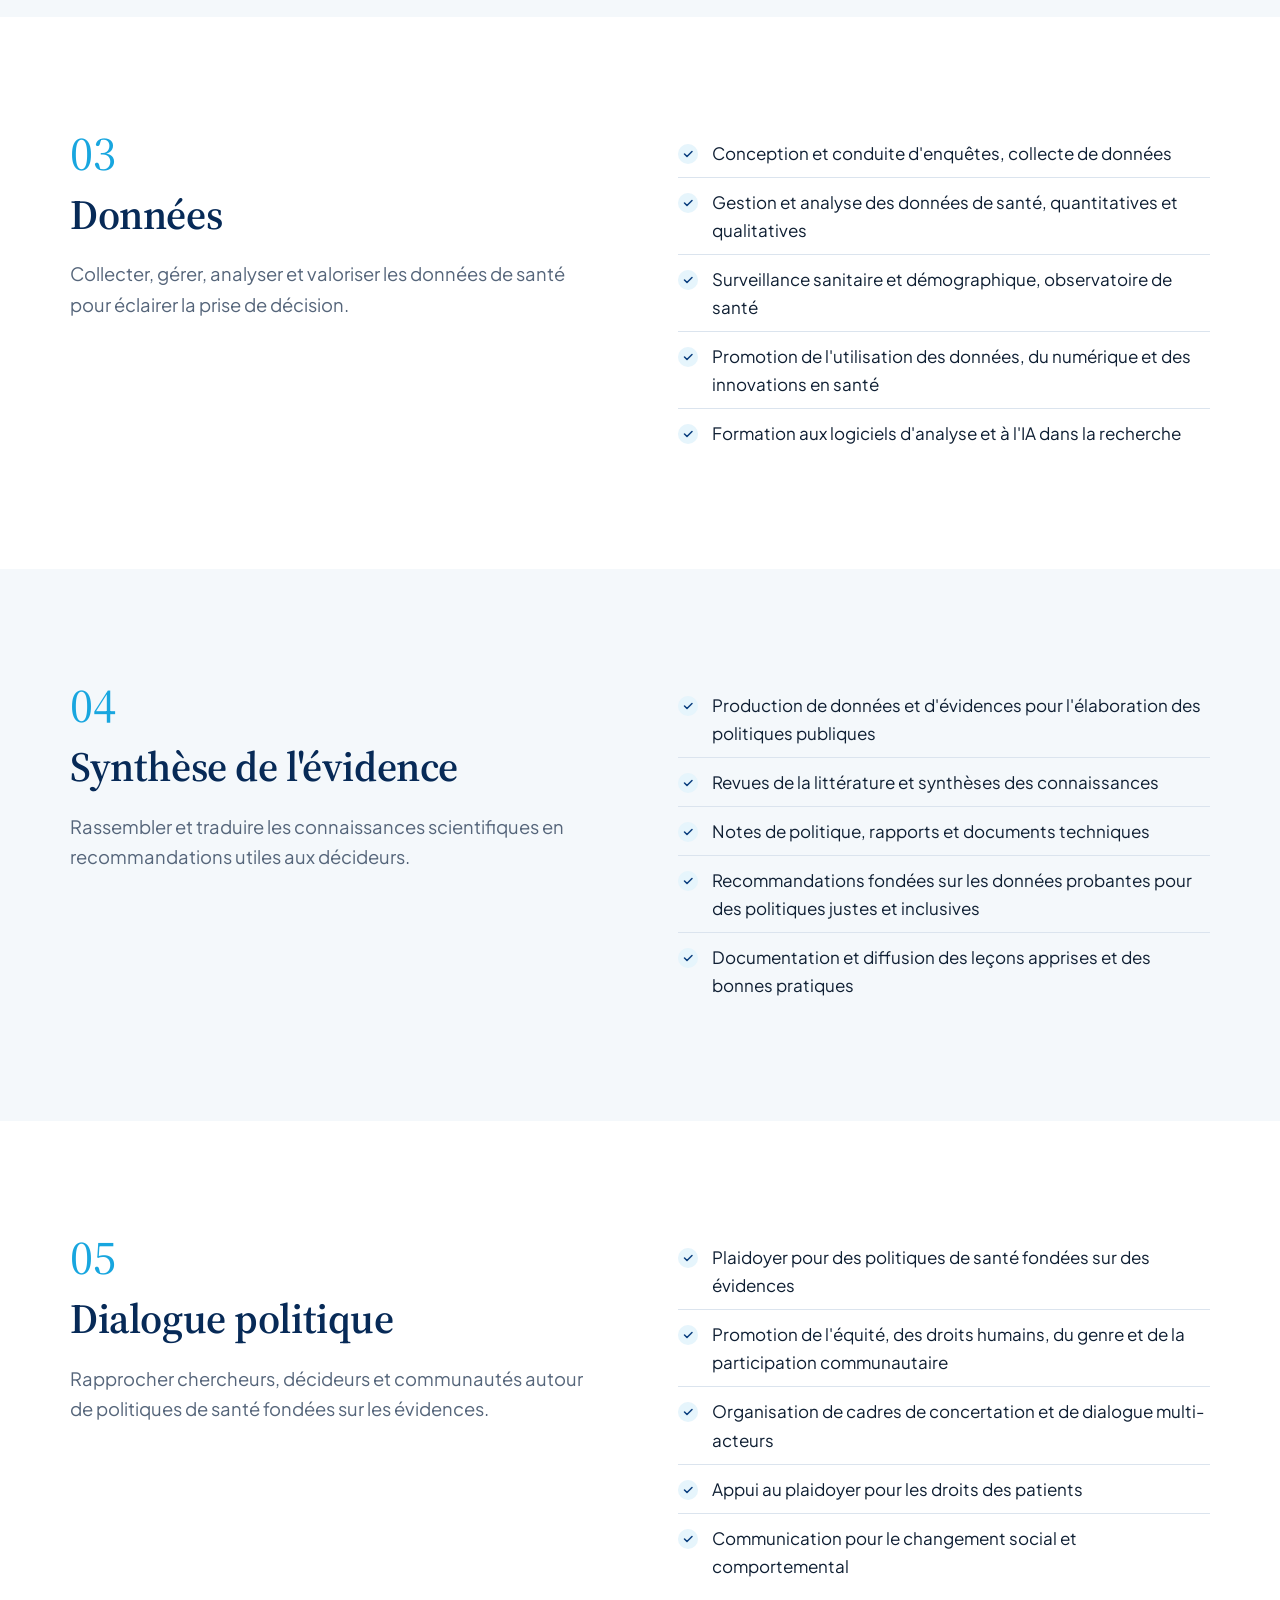
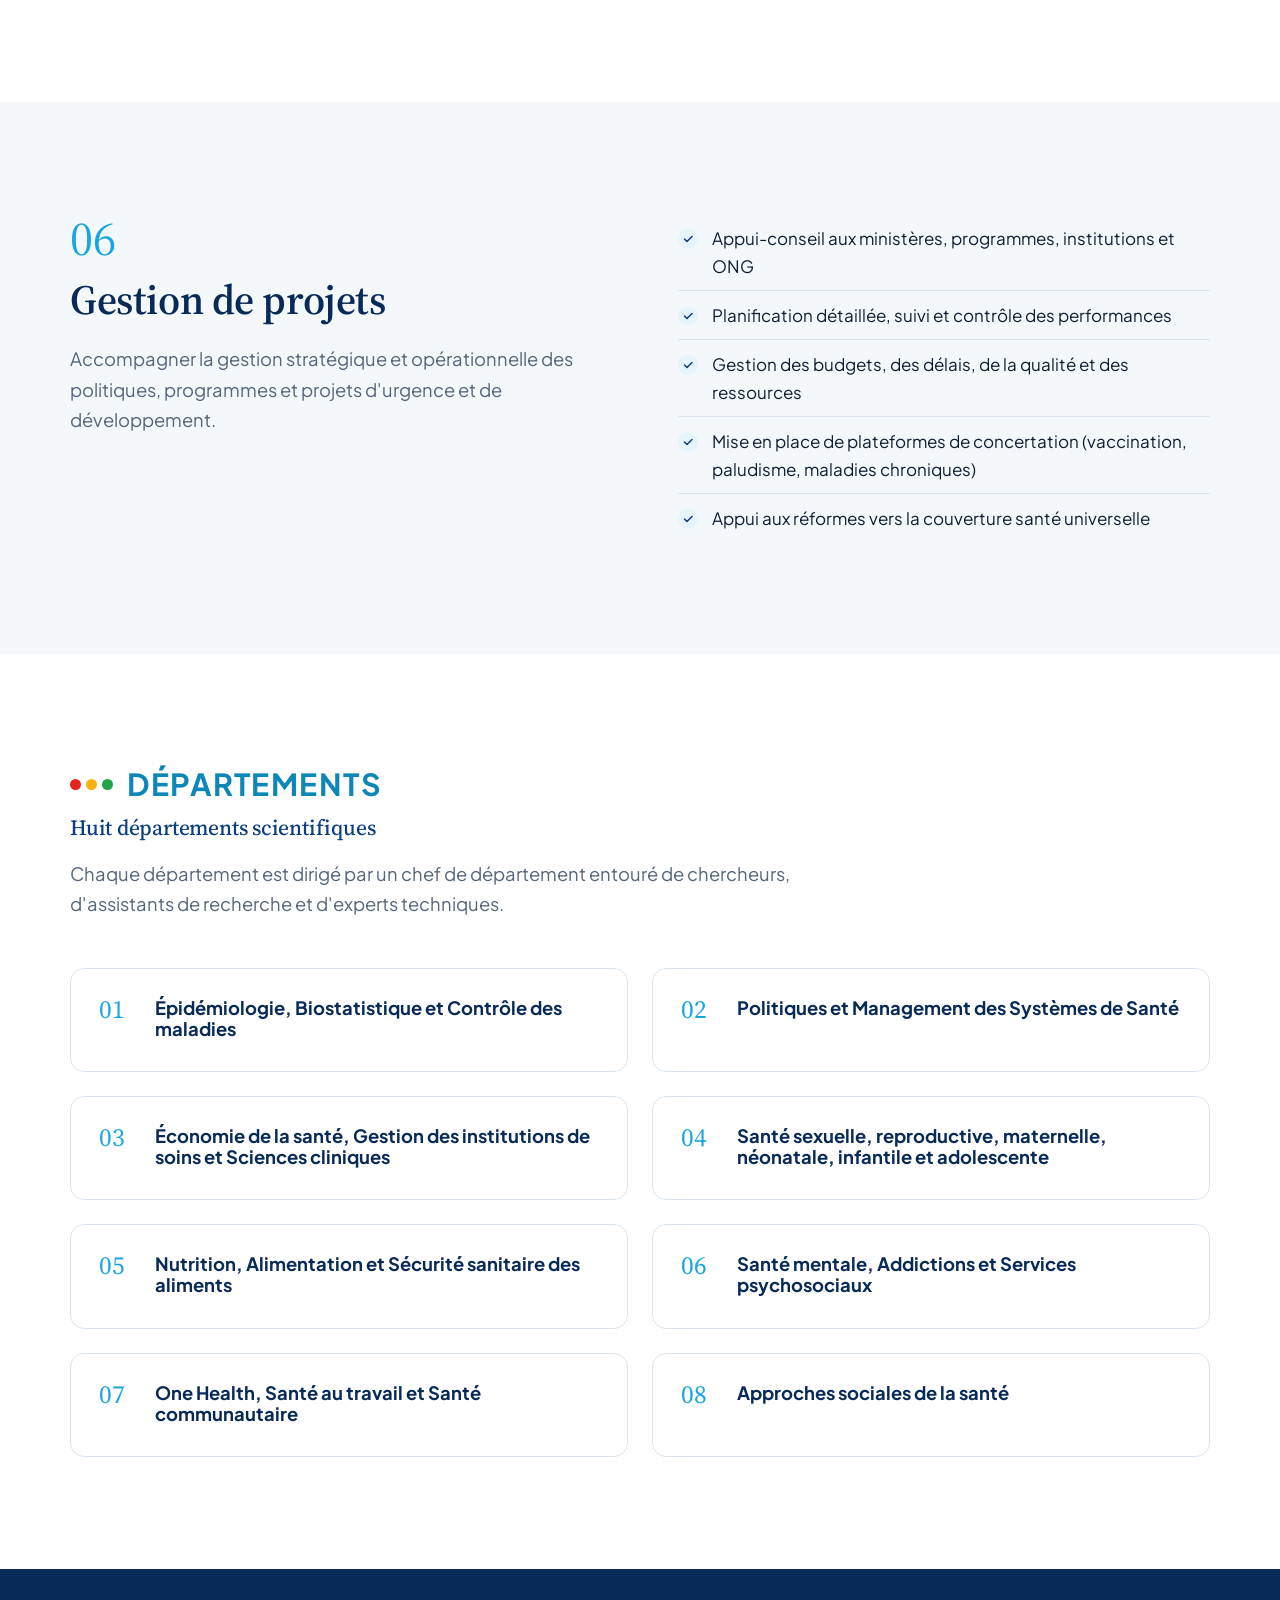
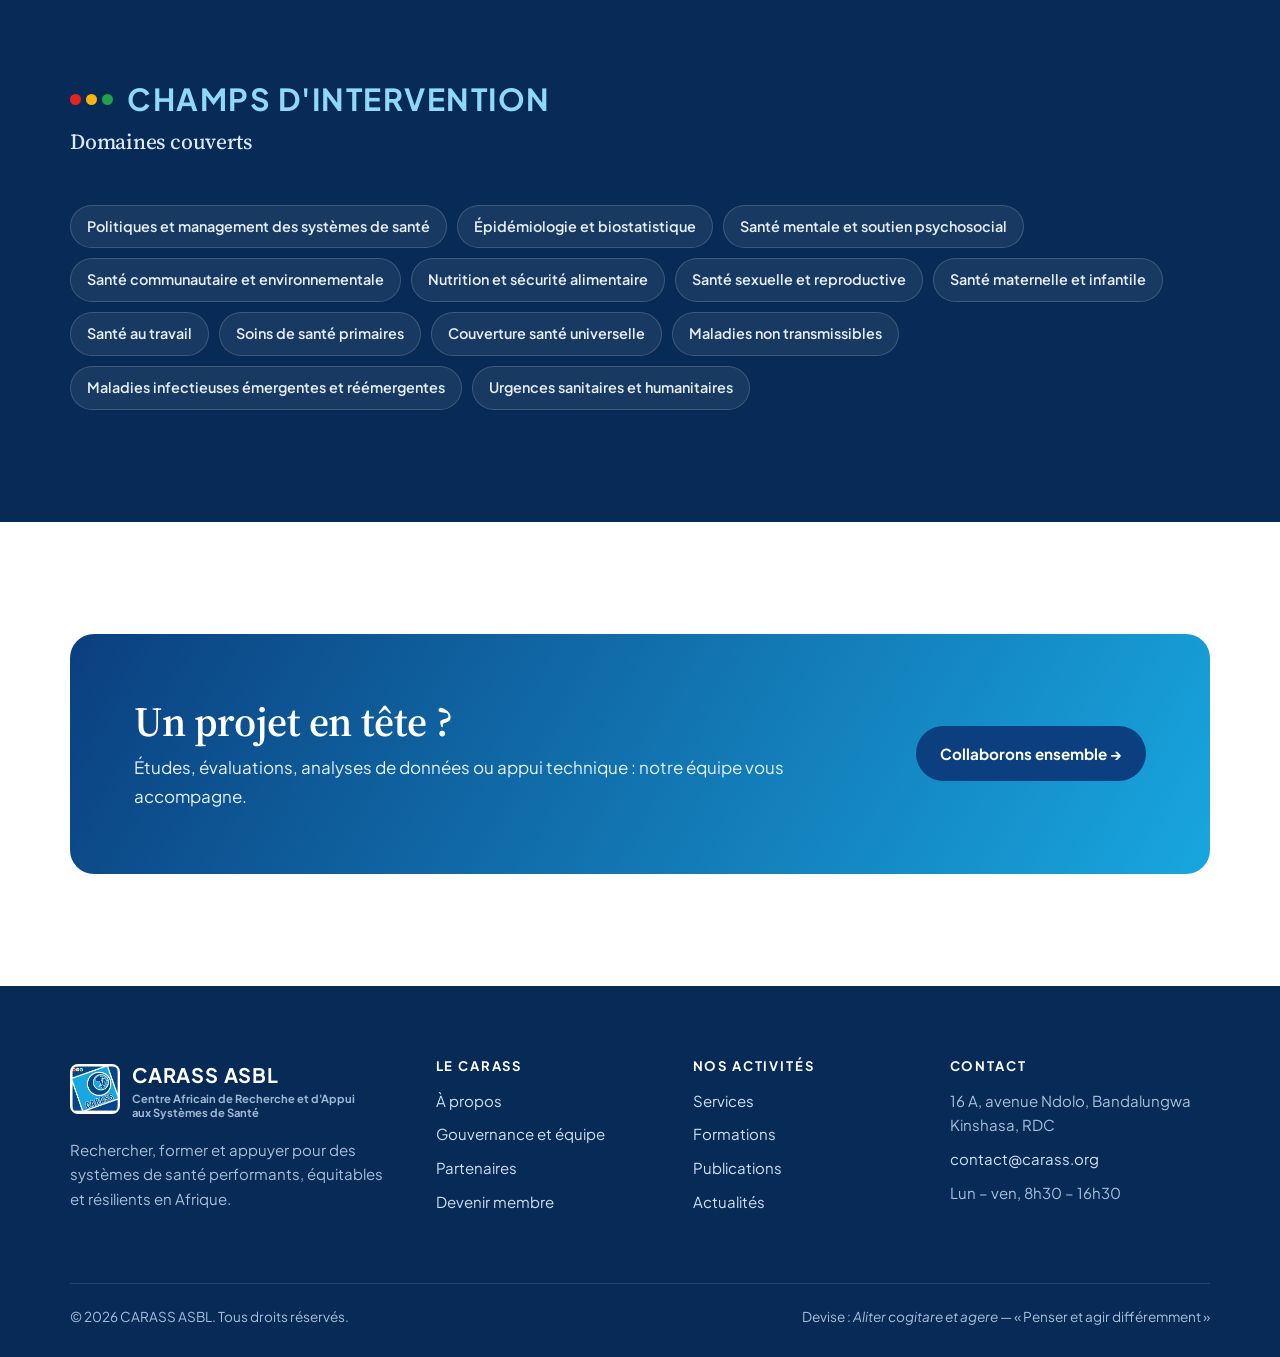
<file: services.html>
<!doctype html>
<html lang="fr">
<head>
<meta charset="utf-8">
<meta name="viewport" content="width=device-width, initial-scale=1">
<title>Services · CARASS ASBL</title>
<meta name="description" content="Missions, axes d'activités, domaines d'intervention et départements scientifiques du CARASS ASBL.">
<link rel="icon" href="assets/logo.jpg">
<link rel="preconnect" href="https://fonts.googleapis.com">
<link rel="preconnect" href="https://fonts.gstatic.com" crossorigin>
<link href="https://fonts.googleapis.com/css2?family=Plus+Jakarta+Sans:wght@400;500;600;700&family=Source+Serif+4:ital,opsz,wght@0,8..60,500;0,8..60,600;1,8..60,500&display=swap" rel="stylesheet">
<link rel="stylesheet" href="assets/style.css">
</head>
<body>
<header class="header">
  <div class="container">
    <a class="brand" href="index.html" aria-label="CARASS — Accueil"><img src="assets/logo.jpg" alt="" width="50" height="50"><span><strong>CARASS</strong><small>Centre Africain de Recherche et d'Appui aux Systèmes de Santé</small></span></a>
    <button class="nav-toggle" aria-label="Ouvrir le menu" aria-expanded="false"><svg width="22" height="22" viewBox="0 0 24 24" fill="none" stroke="currentColor" stroke-width="2" stroke-linecap="round"><path d="M4 7h16M4 12h16M4 17h16"/></svg></button>
    <nav class="nav" aria-label="Navigation principale">
      <ul>
        <li class="has-sub"><a href="apropos.html">À propos</a>
          <ul class="sub">
            <li><a href="apropos.html#qui-sommes-nous">Qui sommes-nous</a></li>
            <li><a href="apropos.html#missions-valeurs">Missions et valeurs</a></li>
            <li><a href="apropos.html#gouvernance">Gouvernance et équipe</a></li>
          </ul></li>
        <li class="has-sub"><a href="services.html">Services</a>
          <ul class="sub">
            <li><a href="services.html#recherche">Recherche en santé publique</a></li>
            <li><a href="services.html#suivi-evaluation">Suivi et évaluation</a></li>
            <li><a href="services.html#donnees">Données</a></li>
            <li><a href="services.html#synthese-evidence">Synthèse de l'évidence</a></li>
            <li><a href="services.html#dialogue-politique">Dialogue politique</a></li>
            <li><a href="services.html#gestion-projets">Gestion de projets</a></li>
          </ul></li>
        <li><a href="publications.html">Publications</a></li>
        <li><a href="actualites.html">Actualités</a></li>
        <li><a href="formations.html">Formations</a></li>
        <li><a href="partenaires.html">Partenaires</a></li>
        <li><a href="contact.html">Contact</a></li>
      </ul>
    </nav>
  </div>
</header>
<main>
  <section class="page-hero">
    <div class="container">
      <div class="crumbs"><a href="index.html">Accueil</a> / Services</div>
      <h1>Nos services</h1>
      <p class="lead">Un appui scientifique, technique et stratégique aux ministères, programmes de santé, ONG et partenaires, pour des décisions fondées sur les données probantes.</p>
    </div>
  </section>

  <nav class="subnav" aria-label="Sections de la page">
    <div class="container"><ul>
      <li><a href="#recherche">Recherche en santé publique</a></li>
      <li><a href="#suivi-evaluation">Suivi et évaluation</a></li>
      <li><a href="#donnees">Données</a></li>
      <li><a href="#synthese-evidence">Synthèse de l'évidence</a></li>
      <li><a href="#dialogue-politique">Dialogue politique</a></li>
      <li><a href="#gestion-projets">Gestion de projets</a></li>
    </ul></div>
  </nav>

  <section class="section anchor" id="recherche">
    <div class="container split service">
      <div class="reveal">
        <div class="service__num">01</div>
        <h2>Recherche en santé publique</h2>
        <p class="lead">Des recherches rigoureuses et multidisciplinaires pour comprendre et résoudre les problèmes de santé publique et des systèmes de santé africains.</p>
      </div>
      <ul class="list-check reveal">
        <li>Recherche épidémiologique, comportementale, interventionnelle et évaluative</li>
        <li>Recherche opérationnelle : faisabilité, adéquation des ressources, performance des services, chaîne logistique</li>
        <li>Recherche sur les politiques et les systèmes de santé</li>
        <li>Analyse des inégalités sociales et de santé et de leurs déterminants</li>
        <li>Recherche en sciences sociales appliquées à la santé</li>
      </ul>
    </div>
  </section>

  <section class="section section--alt anchor" id="suivi-evaluation">
    <div class="container split service">
      <div class="reveal">
        <div class="service__num">02</div>
        <h2>Suivi et évaluation</h2>
        <p class="lead">Mesurer les résultats et l'impact des politiques, programmes et interventions pour apprendre, rendre compte et s'améliorer.</p>
      </div>
      <ul class="list-check reveal">
        <li>Conception de plans et de cadres de suivi-évaluation</li>
        <li>Études de base, évaluations à mi-parcours et finales</li>
        <li>Évaluation de l'impact des politiques et interventions en santé et bien-être social</li>
        <li>Audits institutionnels des programmes (vaccination, lutte contre les maladies, promotion de la santé)</li>
        <li>Capitalisation des expériences, apprentissage et redevabilité</li>
      </ul>
    </div>
  </section>

  <section class="section anchor" id="donnees">
    <div class="container split service">
      <div class="reveal">
        <div class="service__num">03</div>
        <h2>Données</h2>
        <p class="lead">Collecter, gérer, analyser et valoriser les données de santé pour éclairer la prise de décision.</p>
      </div>
      <ul class="list-check reveal">
        <li>Conception et conduite d'enquêtes, collecte de données</li>
        <li>Gestion et analyse des données de santé, quantitatives et qualitatives</li>
        <li>Surveillance sanitaire et démographique, observatoire de santé</li>
        <li>Promotion de l'utilisation des données, du numérique et des innovations en santé</li>
        <li>Formation aux logiciels d'analyse et à l'IA dans la recherche</li>
      </ul>
    </div>
  </section>

  <section class="section section--alt anchor" id="synthese-evidence">
    <div class="container split service">
      <div class="reveal">
        <div class="service__num">04</div>
        <h2>Synthèse de l'évidence</h2>
        <p class="lead">Rassembler et traduire les connaissances scientifiques en recommandations utiles aux décideurs.</p>
      </div>
      <ul class="list-check reveal">
        <li>Production de données et d'évidences pour l'élaboration des politiques publiques</li>
        <li>Revues de la littérature et synthèses des connaissances</li>
        <li>Notes de politique, rapports et documents techniques</li>
        <li>Recommandations fondées sur les données probantes pour des politiques justes et inclusives</li>
        <li>Documentation et diffusion des leçons apprises et des bonnes pratiques</li>
      </ul>
    </div>
  </section>

  <section class="section anchor" id="dialogue-politique">
    <div class="container split service">
      <div class="reveal">
        <div class="service__num">05</div>
        <h2>Dialogue politique</h2>
        <p class="lead">Rapprocher chercheurs, décideurs et communautés autour de politiques de santé fondées sur les évidences.</p>
      </div>
      <ul class="list-check reveal">
        <li>Plaidoyer pour des politiques de santé fondées sur des évidences</li>
        <li>Promotion de l'équité, des droits humains, du genre et de la participation communautaire</li>
        <li>Organisation de cadres de concertation et de dialogue multi-acteurs</li>
        <li>Appui au plaidoyer pour les droits des patients</li>
        <li>Communication pour le changement social et comportemental</li>
      </ul>
    </div>
  </section>

  <section class="section section--alt anchor" id="gestion-projets">
    <div class="container split service">
      <div class="reveal">
        <div class="service__num">06</div>
        <h2>Gestion de projets</h2>
        <p class="lead">Accompagner la gestion stratégique et opérationnelle des politiques, programmes et projets d'urgence et de développement.</p>
      </div>
      <ul class="list-check reveal">
        <li>Appui-conseil aux ministères, programmes, institutions et ONG</li>
        <li>Planification détaillée, suivi et contrôle des performances</li>
        <li>Gestion des budgets, des délais, de la qualité et des ressources</li>
        <li>Mise en place de plateformes de concertation (vaccination, paludisme, maladies chroniques)</li>
        <li>Appui aux réformes vers la couverture santé universelle</li>
      </ul>
    </div>
  </section>

  <section class="section anchor" id="departements">
    <div class="container">
      <div class="section-head reveal">
        <span class="eyebrow"><span class="dots"><i></i><i></i><i></i></span> Départements</span>
        <h2>Huit départements scientifiques</h2>
        <p class="lead">Chaque département est dirigé par un chef de département entouré de chercheurs, d'assistants de recherche et d'experts techniques.</p>
      </div>
      <div class="grid grid--2">
        <div class="card dept reveal"><div class="card__num">01</div><div><h3>Épidémiologie, Biostatistique et Contrôle des maladies</h3></div></div>
        <div class="card dept reveal"><div class="card__num">02</div><div><h3>Politiques et Management des Systèmes de Santé</h3></div></div>
        <div class="card dept reveal"><div class="card__num">03</div><div><h3>Économie de la santé, Gestion des institutions de soins et Sciences cliniques</h3></div></div>
        <div class="card dept reveal"><div class="card__num">04</div><div><h3>Santé sexuelle, reproductive, maternelle, néonatale, infantile et adolescente</h3></div></div>
        <div class="card dept reveal"><div class="card__num">05</div><div><h3>Nutrition, Alimentation et Sécurité sanitaire des aliments</h3></div></div>
        <div class="card dept reveal"><div class="card__num">06</div><div><h3>Santé mentale, Addictions et Services psychosociaux</h3></div></div>
        <div class="card dept reveal"><div class="card__num">07</div><div><h3>One Health, Santé au travail et Santé communautaire</h3></div></div>
        <div class="card dept reveal"><div class="card__num">08</div><div><h3>Approches sociales de la santé</h3></div></div>
      </div>
    </div>
  </section>

  <section class="section section--navy">
    <div class="container">
      <div class="section-head reveal">
        <span class="eyebrow"><span class="dots"><i></i><i></i><i></i></span> Champs d'intervention</span>
        <h2>Domaines couverts</h2>
      </div>
      <div class="chips reveal">
        <span class="chip">Politiques et management des systèmes de santé</span>
        <span class="chip">Épidémiologie et biostatistique</span>
        <span class="chip">Santé mentale et soutien psychosocial</span>
        <span class="chip">Santé communautaire et environnementale</span>
        <span class="chip">Nutrition et sécurité alimentaire</span>
        <span class="chip">Santé sexuelle et reproductive</span>
        <span class="chip">Santé maternelle et infantile</span>
        <span class="chip">Santé au travail</span>
        <span class="chip">Soins de santé primaires</span>
        <span class="chip">Couverture santé universelle</span>
        <span class="chip">Maladies non transmissibles</span>
        <span class="chip">Maladies infectieuses émergentes et réémergentes</span>
        <span class="chip">Urgences sanitaires et humanitaires</span>
      </div>
    </div>
  </section>

  <section class="section">
    <div class="container">
      <div class="cta reveal">
        <div><h2>Un projet en tête ?</h2><p>Études, évaluations, analyses de données ou appui technique : notre équipe vous accompagne.</p></div>
        <a class="btn btn--dark" href="contact.html">Collaborons ensemble →</a>
      </div>
    </div>
  </section>
</main>
<footer class="footer">
  <div class="container">
    <div class="footer__grid">
      <div>
        <a class="brand" href="index.html"><img src="assets/logo.jpg" alt="" width="50" height="50"><span><strong>CARASS ASBL</strong><small>Centre Africain de Recherche et d'Appui aux Systèmes de Santé</small></span></a>
        <p style="margin-top:18px">Rechercher, former et appuyer pour des systèmes de santé performants, équitables et résilients en Afrique.</p>
      </div>
      <div><h4>Le CARASS</h4><ul>
        <li><a href="apropos.html">À propos</a></li>
        <li><a href="apropos.html#gouvernance">Gouvernance et équipe</a></li>
        <li><a href="partenaires.html">Partenaires</a></li>
        <li><a href="adhesion.html">Devenir membre</a></li>
      </ul></div>
      <div><h4>Nos activités</h4><ul>
        <li><a href="services.html">Services</a></li>
        <li><a href="formations.html">Formations</a></li>
        <li><a href="publications.html">Publications</a></li>
        <li><a href="actualites.html">Actualités</a></li>
      </ul></div>
      <div><h4>Contact</h4><ul>
        <li>16 A, avenue Ndolo, Bandalungwa<br>Kinshasa, RDC</li>
        <li><a href="mailto:contact@carass.org">contact@carass.org</a></li>
        <li>Lun – ven, 8h30 – 16h30</li>
      </ul></div>
    </div>
    <div class="footer__bottom"><span>© <span data-year>2026</span> CARASS ASBL. Tous droits réservés.</span><span>Devise : <em>Aliter cogitare et agere</em> — « Penser et agir différemment »</span></div>
  </div>
</footer>
<script src="assets/main.js"></script>
</body>
</html>
</file>
<file: assets/style.css>
/* CARASS ASBL — feuille de style principale */
:root {
  --navy: #0b3f7f;
  --navy-deep: #072a57;
  --sky: #18a6df;
  --sky-soft: #e6f5fc;
  --ink: #0f1f33;
  --muted: #55657a;
  --line: #dbe4ee;
  --bg: #ffffff;
  --bg-alt: #f4f8fb;
  --red: #e52421;
  --yellow: #f6b40e;
  --green: #1ea446;
  --radius: 14px;
  --max: 1180px;
  --shadow: 0 10px 30px -12px rgba(7, 42, 87, .25);
  --font-sans: "Plus Jakarta Sans", system-ui, -apple-system, "Segoe UI", sans-serif;
  --font-serif: "Source Serif 4", Georgia, serif;
}

*, *::before, *::after { box-sizing: border-box; }
html { scroll-behavior: smooth; }
body {
  margin: 0;
  font-family: var(--font-sans);
  color: var(--ink);
  background: var(--bg);
  line-height: 1.65;
  font-size: 17px;
  -webkit-font-smoothing: antialiased;
}
img { max-width: 100%; height: auto; display: block; }
html, body { overflow-x: clip; }
.grid > *, .split > *, .hero__grid > *, .footer__grid > *, .form .row > * { min-width: 0; }
.brand { min-width: 0; }
a { color: var(--navy); }
h1, h2, h3, h4 { line-height: 1.15; margin: 0 0 .5em; color: var(--navy-deep); }
h1, h2 { font-family: var(--font-serif); font-weight: 600; letter-spacing: -.01em; }
h1 { font-size: clamp(2.2rem, 5vw, 3.6rem); }
h2 { font-size: clamp(1.75rem, 3.4vw, 2.6rem); }
h3 { font-size: 1.15rem; font-weight: 700; }
p { margin: 0 0 1em; }

.container { width: 100%; max-width: var(--max); margin: 0 auto; padding: 0 20px; }
.section { padding: clamp(64px, 9vw, 112px) 0; }
.section--alt { background: var(--bg-alt); }
.section--navy { background: var(--navy-deep); color: #dbe8f6; }
.section--navy h2, .section--navy h3 { color: #fff; }

.eyebrow {
  display: inline-flex; align-items: center; gap: 10px;
  font-size: .78rem; font-weight: 700; letter-spacing: .14em; text-transform: uppercase;
  color: var(--sky); margin-bottom: 14px;
}
.dots { display: inline-flex; gap: 5px; }
.dots i { width: 8px; height: 8px; border-radius: 50%; display: block; }
.dots i:nth-child(1) { background: var(--red); }
.dots i:nth-child(2) { background: var(--yellow); }
.dots i:nth-child(3) { background: var(--green); }
/* Titres de section (avec les 3 points) plus grands que le sous-titre qui suit */
.eyebrow {
  font-size: clamp(1.35rem, 2.4vw, 1.9rem); letter-spacing: .05em; gap: 14px;
  color: #0d86b8; margin-bottom: 10px; line-height: 1.2;
}
.eyebrow .dots i { width: 11px; height: 11px; }
.eyebrow + h2 {
  font-size: clamp(1.1rem, 1.7vw, 1.35rem); font-weight: 500; color: var(--navy);
  margin-bottom: .8em; line-height: 1.35;
}
.section--navy .eyebrow { color: #8fd8f6; }
.section--navy .eyebrow + h2 { color: #dbe8f6; }
.hero .eyebrow { font-size: .78rem; letter-spacing: .14em; gap: 10px; }
.hero .eyebrow .dots i { width: 8px; height: 8px; }
.lead { font-size: 1.15rem; color: var(--muted); max-width: 62ch; }
.section--navy .lead { color: #b9cde3; }

/* ---------- Topbar & header ---------- */
.topbar { background: var(--navy-deep); color: #c6d6ea; font-size: .82rem; }
.topbar .container { display: flex; justify-content: space-between; gap: 16px; padding-top: 8px; padding-bottom: 8px; }
.topbar em { font-family: var(--font-serif); color: #fff; }
.topbar span:last-child { white-space: nowrap; }

.header {
  position: sticky; top: 0; z-index: 50;
  background: rgba(255, 255, 255, .94);
  backdrop-filter: saturate(160%) blur(10px);
  border-bottom: 1px solid var(--line);
}
.header .container { display: flex; align-items: center; justify-content: space-between; height: 76px; }
.brand { display: flex; align-items: center; gap: 12px; text-decoration: none; }
.brand img { width: 50px; height: 50px; object-fit: contain; }
.brand strong { display: block; font-size: 1.25rem; color: var(--navy-deep); letter-spacing: .04em; }
.brand small { display: block; font-size: .7rem; font-weight: 700; color: var(--muted); line-height: 1.3; max-width: 240px; }

.nav ul { list-style: none; display: flex; gap: 4px; margin: 0; padding: 0; align-items: center; }
.nav a {
  display: block; padding: 10px 14px; border-radius: 8px;
  text-decoration: none; color: var(--ink); font-weight: 600; font-size: .93rem;
}
.nav a:hover { background: var(--sky-soft); color: var(--navy); }
.nav a[aria-current="page"] { color: var(--navy); box-shadow: inset 0 -2px 0 var(--sky); border-radius: 0; }
.nav .btn { margin-left: 8px; }
.nav-toggle {
  display: none; background: none; border: 1px solid var(--line); border-radius: 10px;
  width: 44px; height: 44px; cursor: pointer; color: var(--navy-deep);
}

/* ---------- Buttons ---------- */
.btn {
  display: inline-flex; align-items: center; gap: 8px;
  padding: 13px 22px; border-radius: 999px; border: 2px solid transparent;
  font-weight: 700; font-size: .95rem; text-decoration: none; cursor: pointer;
  transition: transform .15s ease, background .15s ease, color .15s ease;
  font-family: inherit;
}
.btn:hover { transform: translateY(-1px); }
.btn--primary { background: var(--sky); color: #fff !important; }
.btn--primary:hover { background: #0f93c9; }
.btn--dark { background: var(--navy); color: #fff !important; }
.btn--ghost { border-color: rgba(255,255,255,.5); color: #fff; }
.btn--ghost:hover { background: rgba(255,255,255,.1); }
.btn--outline { border-color: var(--navy); color: var(--navy); }
.nav .btn { padding: 10px 18px; }

/* ---------- Hero ---------- */
.hero {
  position: relative; overflow: hidden; color: #fff;
  background:
    radial-gradient(1000px 500px at 85% 20%, rgba(24,166,223,.45), transparent 60%),
    linear-gradient(135deg, var(--navy-deep) 0%, var(--navy) 60%, #0d5aa6 100%);
  padding: clamp(72px, 10vw, 130px) 0 clamp(90px, 11vw, 150px);
}
.hero h1 { color: #fff; max-width: 15ch; }
.hero h1 em { font-style: italic; color: #8fd8f6; }
.hero .lead { color: #cfe0f2; }
.hero__grid { display: grid; grid-template-columns: 1.25fr .9fr; gap: 48px; align-items: center; position: relative; z-index: 1; }
.hero__actions { display: flex; flex-wrap: wrap; gap: 12px; margin-top: 30px; }
.hero__motto {
  margin-top: 40px; padding-top: 22px; border-top: 1px solid rgba(255,255,255,.18);
  display: flex; gap: 14px; align-items: baseline; flex-wrap: wrap; font-size: .95rem; color: #b9cde3;
}
.hero__motto em { font-family: var(--font-serif); font-size: 1.25rem; color: #fff; }
.hero__card {
  background: rgba(255,255,255,.08); border: 1px solid rgba(255,255,255,.18);
  border-radius: 22px; padding: 28px; backdrop-filter: blur(6px);
}
.hero__card img { border-radius: 14px; background: #fff; }
.hero__pillars { display: grid; grid-template-columns: repeat(3, 1fr); gap: 10px; margin-top: 18px; text-align: center; }
.hero__pillars div { background: rgba(255,255,255,.08); border-radius: 12px; padding: 12px 6px; font-weight: 700; font-size: .9rem; }
.hero__pillars span { display: block; font-size: .72rem; font-weight: 500; color: #a9c3de; }
.hero__wave { position: absolute; left: 0; right: 0; bottom: -2px; width: 100%; height: auto; opacity: .55; }

.page-hero {
  background: linear-gradient(135deg, var(--navy-deep), var(--navy));
  color: #fff; padding: clamp(56px, 8vw, 96px) 0; position: relative; overflow: hidden;
}
.page-hero h1 { color: #fff; }
.page-hero .lead { color: #cfe0f2; }
.page-hero__grid { display: grid; grid-template-columns: 1fr auto; gap: 48px; align-items: center; }
.page-hero__logo {
  width: clamp(200px, 24vw, 320px); height: auto; border-radius: 18px;
  border: 6px solid rgba(255,255,255,.9); box-shadow: 0 24px 60px -20px rgba(0,0,0,.5);
}
@media (max-width: 760px) {
  .page-hero__grid { grid-template-columns: 1fr; gap: 28px; }
  .page-hero__logo { width: 200px; }
}
.crumbs { font-size: .85rem; color: #9fbbd8; margin-bottom: 14px; }
.crumbs a { color: #cfe0f2; text-decoration: none; }

/* ---------- Grids & cards ---------- */
.grid { display: grid; gap: 24px; }
.grid--2 { grid-template-columns: repeat(2, 1fr); }
.grid--3 { grid-template-columns: repeat(3, 1fr); }
.grid--4 { grid-template-columns: repeat(4, 1fr); }
.split { display: grid; grid-template-columns: 1fr 1fr; gap: clamp(32px, 6vw, 80px); align-items: center; }
.section-head { max-width: 760px; margin-bottom: 48px; }
.section-head--center { margin-left: auto; margin-right: auto; text-align: center; }
.section-head--center .lead { margin-left: auto; margin-right: auto; }

.card {
  background: #fff; border: 1px solid var(--line); border-radius: var(--radius);
  padding: 28px; transition: border-color .2s ease, box-shadow .2s ease, transform .2s ease;
}
.card:hover { border-color: #b8d6ea; box-shadow: var(--shadow); transform: translateY(-3px); }
.card p { color: var(--muted); margin: 0; font-size: .97rem; }
.card__icon {
  width: 52px; height: 52px; border-radius: 12px; display: grid; place-items: center;
  background: var(--sky-soft); color: var(--navy); margin-bottom: 18px;
}
.card__icon svg { width: 26px; height: 26px; }
.card__num { font-family: var(--font-serif); font-size: 2.2rem; color: var(--sky); line-height: 1; margin-bottom: 12px; }
.card ul { margin: 12px 0 0; padding-left: 18px; color: var(--muted); font-size: .95rem; }
.card ul li { margin-bottom: 6px; }

.mission {
  border-radius: 20px; padding: 34px 30px; color: #fff; position: relative; overflow: hidden;
}
.mission h3 { color: #fff; font-size: 1.4rem; font-family: var(--font-serif); }
.mission p { color: rgba(255,255,255,.85); }
.mission--1 { background: var(--navy); }
.mission--2 { background: #0f6bb5; }
.mission--3 { background: var(--sky); }
.mission .card__icon { background: rgba(255,255,255,.15); color: #fff; }
.mission a { color: #fff; font-weight: 700; text-decoration: none; }

.quote {
  font-family: var(--font-serif); font-size: clamp(1.3rem, 2.4vw, 1.75rem); line-height: 1.4;
  color: var(--navy-deep); border-left: 4px solid var(--sky); padding-left: 24px; margin: 0;
}

.chips { display: flex; flex-wrap: wrap; gap: 10px; }
.chip {
  padding: 9px 16px; border-radius: 999px; background: #fff; border: 1px solid var(--line);
  font-size: .9rem; font-weight: 600; color: var(--navy-deep);
}
.section--navy .chip { background: rgba(255,255,255,.07); border-color: rgba(255,255,255,.16); color: #e6eef8; }

.dept { display: flex; gap: 18px; align-items: flex-start; }
.dept .card__num { font-size: 1.6rem; min-width: 38px; margin: 0; }
.dept h3 { margin-bottom: 4px; }

.values { display: grid; grid-template-columns: repeat(3, 1fr); gap: 0; border: 1px solid var(--line); border-radius: var(--radius); overflow: hidden; background: #fff; }
.values div { padding: 30px; border-right: 1px solid var(--line); }
.values div:last-child { border-right: 0; }
.values strong { font-family: var(--font-serif); font-size: 1.6rem; color: var(--navy); display: block; margin-bottom: 6px; }
.values span { color: var(--muted); font-size: .95rem; }

.list-check { list-style: none; padding: 0; margin: 0; }
.list-check li { position: relative; padding: 10px 0 10px 34px; border-bottom: 1px solid var(--line); }
.list-check li:last-child { border-bottom: 0; }
.list-check li::before {
  content: ""; position: absolute; left: 0; top: 15px; width: 20px; height: 20px; border-radius: 50%;
  background: var(--sky-soft) url("data:image/svg+xml,%3Csvg xmlns='http://www.w3.org/2000/svg' viewBox='0 0 24 24' fill='none' stroke='%230b3f7f' stroke-width='3' stroke-linecap='round' stroke-linejoin='round'%3E%3Cpath d='M5 12l5 5L20 7'/%3E%3C/svg%3E") center/12px no-repeat;
}

/* Organigramme */
.org { display: grid; gap: 14px; }
.org__row { display: flex; gap: 14px; justify-content: center; flex-wrap: wrap; }
.org__box {
  background: #fff; border: 1px solid var(--line); border-radius: 12px; padding: 16px 20px;
  text-align: center; min-width: 200px; flex: 1; max-width: 300px;
}
.org__box strong { display: block; color: var(--navy-deep); }
.org__box span { font-size: .85rem; color: var(--muted); }
.org__box--top { background: var(--navy); border-color: var(--navy); }
.org__box--top strong { color: #fff; }
.org__box--top span { color: #b9cde3; }

/* Accordion */
details.acc { border: 1px solid var(--line); border-radius: 12px; background: #fff; margin-bottom: 12px; }
details.acc summary {
  cursor: pointer; list-style: none; padding: 20px 24px; font-weight: 700; color: var(--navy-deep);
  display: flex; justify-content: space-between; align-items: center; gap: 16px;
}
details.acc summary::-webkit-details-marker { display: none; }
details.acc summary::after { content: "+"; font-size: 1.5rem; color: var(--sky); line-height: 1; }
details.acc[open] summary::after { content: "–"; }
details.acc .acc__body { padding: 0 24px 20px; color: var(--muted); }
details.acc .acc__body ul { margin: 0; padding-left: 20px; }
details.acc .acc__body li { margin-bottom: 6px; }

/* CTA band */
.cta {
  border-radius: 24px; padding: clamp(36px, 6vw, 64px);
  background: linear-gradient(120deg, var(--navy) 0%, var(--sky) 100%);
  color: #fff; display: flex; justify-content: space-between; align-items: center; gap: 28px; flex-wrap: wrap;
}
.cta h2 { color: #fff; margin: 0 0 8px; }
.cta p { margin: 0; color: #e3f2fb; max-width: 56ch; }

/* Forms */
.form { display: grid; gap: 16px; }
.form .row { display: grid; grid-template-columns: 1fr 1fr; gap: 16px; }
.form label { display: block; font-weight: 600; font-size: .9rem; margin-bottom: 6px; color: var(--navy-deep); }
.form input, .form select, .form textarea {
  width: 100%; padding: 13px 14px; border-radius: 10px; border: 1px solid #c8d5e2;
  font: inherit; font-size: .97rem; background: #fff; color: var(--ink);
}
.form input:focus, .form select:focus, .form textarea:focus { outline: 3px solid rgba(24,166,223,.25); border-color: var(--sky); }
.form textarea { min-height: 140px; resize: vertical; }
.form-note { font-size: .85rem; color: var(--muted); }
.form-status { display: none; padding: 14px 16px; border-radius: 10px; background: #e8f7ee; color: #146c34; font-weight: 600; }

.info-item { display: flex; gap: 16px; padding: 18px 0; border-bottom: 1px solid var(--line); }
.info-item:last-child { border-bottom: 0; }
.info-item .card__icon { margin: 0; flex-shrink: 0; }
.info-item strong { display: block; color: var(--navy-deep); }
.info-item span { color: var(--muted); }

.map { border: 0; width: 100%; height: 360px; border-radius: var(--radius); }

.empty {
  border: 2px dashed var(--line); border-radius: var(--radius); padding: 40px; text-align: center; color: var(--muted);
}

/* ---------- Organigramme de gouvernance ---------- */
.orgchart { margin: 0; --line-c: #9db7cf; --drop: 30px; --gap: 10px; }
.orgchart__chain { display: flex; flex-direction: column; align-items: center; }
.orgchart__box {
  position: relative; width: min(100%, 340px); text-align: center;
  border-radius: 12px; padding: 14px 18px; color: #fff;
}
.orgchart__box + .orgchart__box { margin-top: 28px; }
.orgchart__box + .orgchart__box::before {
  content: ""; position: absolute; left: 50%; top: -29px; height: 28px; border-left: 2px solid var(--line-c);
}
.orgchart__box strong { display: block; font-size: 1.02rem; }
.orgchart__box span { display: block; font-size: .82rem; opacity: .85; }
.orgchart__box--1 { background: var(--navy-deep); }
.orgchart__box--2 { background: var(--navy); }
.orgchart__box--3 { background: #0f6bb5; }
.orgchart__box--4 { background: var(--sky); }
/* Lignes latérales : Commission de contrôle (droite) et Conseil scientifique (gauche) */
.orgchart__row {
  --col-gap: 32px;
  display: grid; grid-template-columns: 1fr minmax(0, 340px) 1fr; column-gap: var(--col-gap);
  align-items: center;
}
.orgchart__row--side { min-height: 104px; }
.orgchart__spine { position: relative; align-self: stretch; }
.orgchart__spine::before { /* ligne verticale CA -> Direction */
  content: ""; position: absolute; left: 50%; top: 0; bottom: 0; border-left: 2px solid var(--line-c);
}
.orgchart__spine--right::after { /* branche vers la droite */
  content: ""; position: absolute; left: 50%; right: calc(-1 * var(--col-gap)); top: 50%; border-top: 2px solid var(--line-c);
}
.orgchart__row .orgchart__box { width: min(100%, 300px); margin: 0; }
.orgchart__box--side { justify-self: start; }
.orgchart__box--left { justify-self: end; }
.orgchart__box--center { justify-self: center; width: min(100%, 340px) !important; }
.orgchart__box--left::after { /* liaison Conseil scientifique -> Direction exécutive */
  content: ""; position: absolute; top: 50%; left: 100%; width: var(--col-gap); border-top: 2px solid var(--line-c);
}
.orgchart__row--main { align-items: stretch; }
.orgchart__row--main .orgchart__box { display: grid; place-items: center; }
.orgchart__chain .orgchart__box:last-child { margin-bottom: 0; }
@media (max-width: 640px) {
  .orgchart__row { --col-gap: 12px; grid-template-columns: 1fr 1.25fr 1fr; }
  .orgchart__row .orgchart__box { padding: 10px 8px; }
  .orgchart__row .orgchart__box strong { font-size: .8rem; }
  .orgchart__row--side { min-height: 84px; }
}
.orgchart__stem { width: 0; height: var(--drop); margin: 0 auto; border-left: 2px solid var(--line-c); }
.orgchart__depts {
  list-style: none; margin: var(--drop) 0 0; padding: 0;
  display: grid; grid-template-columns: repeat(8, 1fr); gap: var(--gap);
}
.orgchart__depts li {
  position: relative; background: #fff; border: 1px solid var(--line); border-top: 3px solid var(--sky);
  border-radius: 10px; padding: 12px 10px; font-size: .8rem; line-height: 1.35; font-weight: 600;
  color: var(--navy-deep); text-align: center;
}
.orgchart__depts b { display: block; font-family: var(--font-serif); font-size: 1.15rem; color: var(--sky); margin-bottom: 4px; }
/* lien vertical vers chaque département */
.orgchart__depts li::before {
  content: ""; position: absolute; left: 50%; top: calc(-1 * var(--drop) - 3px); height: var(--drop); border-left: 2px solid var(--line-c);
}
/* barre horizontale commune */
.orgchart__depts li::after {
  content: ""; position: absolute; top: calc(-1 * var(--drop) - 3px); left: calc(-1 * var(--gap) / 2 - 1px); right: calc(-1 * var(--gap) / 2 - 1px);
  border-top: 2px solid var(--line-c);
}
.orgchart__depts li:first-child::after { left: 50%; }
.orgchart__depts li:last-child::after { right: 50%; }
.orgchart figcaption {
  text-align: center; margin-top: 18px; font-size: .78rem; font-weight: 700; letter-spacing: .14em;
  text-transform: uppercase; color: var(--muted);
}
@media (max-width: 960px) {
  /* arbre vertical : les départements se rattachent à une ligne à gauche */
  .orgchart__depts {
    grid-template-columns: 1fr; margin: 0; padding: 20px 0 0 28px; position: relative;
  }
  /* ligne horizontale du centre (sous la Direction) vers la colonne de gauche */
  .orgchart__depts::after {
    content: ""; position: absolute; left: 0; width: 50%; top: 0; border-top: 2px solid var(--line-c);
  }
  /* colonne verticale à gauche */
  .orgchart__depts::before {
    content: ""; position: absolute; left: 0; top: 0; bottom: 26px; border-left: 2px solid var(--line-c);
  }
  .orgchart__depts li { text-align: left; display: flex; gap: 12px; align-items: center; border-top-width: 1px; border-left: 3px solid var(--sky); }
  .orgchart__depts b { margin: 0; }
  .orgchart__depts li::before { left: -28px; top: 50%; height: 0; width: 28px; border-left: 0; border-top: 2px solid var(--line-c); }
  .orgchart__depts li::after { display: none; }
  .orgchart figcaption { text-align: left; }
}

/* Bouton Direction exécutive */
.orgchart__box--btn {
  border: 0; font: inherit; cursor: pointer; display: block;
  box-shadow: 0 0 0 0 rgba(24,166,223,.5); animation: pulse 2.4s ease-out 3;
  transition: transform .15s ease, box-shadow .15s ease, background .15s ease;
}
.orgchart__box--btn:hover { transform: translateY(-2px); filter: brightness(1.12); box-shadow: var(--shadow); }
.orgchart__hint { text-align: center; color: var(--muted); font-size: .9rem; margin: 18px 0 0; }
.modal__facts { list-style: none; margin: 14px 0 0; padding: 0; display: flex; flex-wrap: wrap; gap: 8px; }
.modal__facts li {
  font-size: .82rem; color: #e6eef8; background: rgba(255,255,255,.1);
  border: 1px solid rgba(255,255,255,.18); border-radius: 999px; padding: 5px 12px;
}
.modal__empty {
  grid-column: 1 / -1; margin: 0; padding: 32px; text-align: center; color: var(--muted);
  border: 2px dashed var(--line); border-radius: 14px;
}
.orgchart__box--btn:focus-visible { outline: 3px solid var(--navy-deep); outline-offset: 3px; }
.orgchart__box--btn em {
  display: inline-block; margin-top: 8px; font-style: normal; font-size: .8rem; font-weight: 700;
  background: rgba(255,255,255,.2); padding: 4px 12px; border-radius: 999px;
}
@keyframes pulse { 0% { box-shadow: 0 0 0 0 rgba(24,166,223,.55); } 100% { box-shadow: 0 0 0 16px rgba(24,166,223,0); } }
@media (prefers-reduced-motion: reduce) { .orgchart__box--btn { animation: none; } }

/* Fenêtre modale */
.modal {
  width: min(920px, calc(100vw - 32px)); max-height: calc(100vh - 48px); padding: 0;
  border: 0; border-radius: 20px; box-shadow: 0 30px 80px -20px rgba(7,42,87,.5); color: var(--ink);
}
.modal::backdrop { background: rgba(7, 42, 87, .55); backdrop-filter: blur(3px); }
.modal[open] { display: flex; flex-direction: column; animation: modalIn .22s ease; }
@keyframes modalIn { from { opacity: 0; transform: translateY(12px); } to { opacity: 1; transform: none; } }
.modal__head {
  display: flex; justify-content: space-between; gap: 20px; align-items: flex-start;
  padding: 28px 32px 22px; background: linear-gradient(135deg, var(--navy-deep), var(--navy)); color: #fff;
}
.modal__head h2 { color: #fff; margin: 4px 0 6px; font-size: clamp(1.5rem, 3vw, 2rem); }
.modal__head p { margin: 0; color: #cfe0f2; font-size: .95rem; max-width: 60ch; }
.modal__kicker { font-size: .75rem; font-weight: 700; letter-spacing: .14em; text-transform: uppercase; color: #8fd8f6; }
.modal__close {
  flex-shrink: 0; width: 42px; height: 42px; border-radius: 50%; border: 1px solid rgba(255,255,255,.35);
  background: transparent; color: #fff; font-size: 1.6rem; line-height: 1; cursor: pointer;
}
.modal__close:hover { background: rgba(255,255,255,.12); }
.modal__body { padding: 24px 32px 32px; overflow-y: auto; display: grid; grid-template-columns: 1fr 1fr; gap: 18px; }

.modal__body { grid-template-columns: repeat(auto-fill, minmax(250px, 1fr)); }
.modal__body.is-profile { display: block; }
.member {
  display: flex; gap: 16px; align-items: center; width: 100%; text-align: left; font: inherit; color: inherit;
  background: #fff; border: 1px solid var(--line); border-radius: 14px; padding: 16px; cursor: pointer;
  transition: border-color .15s ease, box-shadow .15s ease, transform .15s ease;
}
.member:hover { border-color: #b8d6ea; box-shadow: var(--shadow); transform: translateY(-2px); }
.member:focus-visible { outline: 3px solid var(--sky); outline-offset: 2px; }
.member__photo { width: 72px; height: 72px; border-radius: 50%; object-fit: cover; flex-shrink: 0; }
.member__info { display: flex; flex-direction: column; gap: 2px; }
.member__name { font-weight: 700; color: var(--navy-deep); font-size: 1.02rem; }
.member__spec { font-size: .85rem; color: var(--muted); }
.member__more { margin-top: 6px; font-size: .8rem; font-weight: 700; color: var(--sky); }

.profile__back {
  background: none; border: 0; padding: 6px 0; margin-bottom: 18px; cursor: pointer;
  font: inherit; font-weight: 700; color: var(--navy);
}
.profile__back:hover { color: var(--sky); }
.profile__top { display: flex; gap: 28px; align-items: center; margin-bottom: 26px; }
.profile__photo { width: 150px; height: 150px; border-radius: 18px; object-fit: cover; flex-shrink: 0; box-shadow: var(--shadow); }
.profile__photo.member__photo--empty svg { width: 70px; height: 70px; }
.profile__photo.member__photo--empty { font-size: 2.6rem; }
.profile h3 { font-family: var(--font-serif); font-size: 1.7rem; margin: 6px 0 14px; }
.profile__facts { display: grid; grid-template-columns: repeat(2, minmax(0, 1fr)); gap: 10px 24px; margin: 0; }
.profile__facts dt { font-size: .72rem; font-weight: 700; letter-spacing: .08em; text-transform: uppercase; color: var(--muted); }
.profile__facts dd { margin: 0; font-weight: 600; color: var(--navy-deep); }
.profile h4 { margin: 22px 0 6px; font-size: .95rem; color: var(--navy-deep); }
.profile p { color: var(--muted); margin: 0; }
@media (max-width: 640px) {
  .profile__top { flex-direction: column; align-items: flex-start; gap: 16px; }
  .profile__photo { width: 120px; height: 120px; }
  .profile__facts { grid-template-columns: 1fr; }
}
.member__photo--empty {
  display: grid; place-items: center; background: linear-gradient(135deg, var(--navy), var(--sky));
  color: #fff; font-family: var(--font-serif); font-size: 1.6rem; font-weight: 600;
}
.member__photo--empty svg { width: 44px; height: 44px; opacity: .9; }
.member__info { min-width: 0; }
.member__role { display: block; line-height: 1.4; font-size: .75rem; font-weight: 700; letter-spacing: .08em; text-transform: uppercase; color: var(--sky); }
.member h3 { margin: 4px 0 6px; font-size: 1.1rem; }
.member__pending { color: var(--muted); font-weight: 500; font-style: italic; }
.member__title { font-weight: 600; color: var(--navy); font-size: .92rem; margin-bottom: 8px; }
.member p { font-size: .9rem; color: var(--muted); margin-bottom: 8px; }
.member__mission strong { color: var(--navy-deep); }
.member__links a { color: var(--navy); font-weight: 600; word-break: break-all; }
@media (max-width: 760px) {
  .modal__body { grid-template-columns: 1fr; padding: 18px; }
  .modal__head { padding: 22px 18px 18px; }
}

/* ---------- Cartes des membres (CA, Direction) ---------- */
.team-block { margin-top: 64px; }
.team-block__head { margin-bottom: 24px; }
.team-block__head h3 {
  display: flex; align-items: center; gap: 14px; margin: 0;
  font-family: var(--font-serif); font-weight: 600; font-size: clamp(1.4rem, 2.4vw, 1.8rem);
}
.team-block__head .dots i { width: 11px; height: 11px; }
.team-block__head p { color: var(--muted); margin: 0; max-width: 70ch; }
.team-grid { display: grid; grid-template-columns: repeat(auto-fill, minmax(230px, 1fr)); gap: 20px; }
.tcard {
  background: #fff; border: 1px solid var(--line); border-radius: 16px; overflow: hidden;
  display: flex; flex-direction: column; transition: box-shadow .2s ease, transform .2s ease;
}
.tcard--clickable:hover { box-shadow: var(--shadow); transform: translateY(-3px); }
.tcard__photo {
  position: relative; aspect-ratio: 4 / 4.2; display: grid; place-items: center;
  background: linear-gradient(135deg, var(--navy) 0%, var(--sky) 100%); color: #fff;
  font-family: var(--font-serif); font-size: 3rem; font-weight: 600; letter-spacing: .02em;
}
.tcard__photo img { position: absolute; inset: 0; width: 100%; height: 100%; object-fit: cover; }
.tcard__photo--empty { background: linear-gradient(135deg, #dfe9f3, #c9dbeb); color: #8aa6c1; }
.tcard__photo--empty svg { width: 42%; height: 42%; }
.tcard__body { padding: 18px 18px 20px; }
.tcard__role {
  display: inline-block; font-size: .74rem; font-weight: 700; letter-spacing: .06em; text-transform: uppercase;
  color: var(--navy); background: var(--sky-soft); border-radius: 999px; padding: 4px 10px; line-height: 1.4;
}
.tcard__name { margin: 0 0 10px; font-size: 1.08rem; color: var(--navy-deep); line-height: 1.3; }
.tcard__name--pending { color: var(--muted); font-style: italic; font-weight: 500; }
.tcard__facts { margin: 0; display: grid; gap: 8px; }
.tcard__facts dt { font-size: .7rem; font-weight: 700; letter-spacing: .08em; text-transform: uppercase; color: var(--muted); }
.tcard__facts dd { margin: 0; font-size: .92rem; color: var(--ink); }
.section--alt .tcard { background: #fff; }
.tcard { position: relative; }
.tcard__body { display: flex; flex-direction: column; align-items: flex-start; flex: 1; }
.tcard__link {
  margin-top: auto; padding: 14px 0 0; background: none; border: 0; cursor: pointer;
  font: inherit; font-size: .85rem; font-weight: 700; color: var(--sky);
}
.tcard__link::after { content: ""; position: absolute; inset: 0; border-radius: 16px; } /* toute la carte est cliquable */
.tcard__link:focus-visible { outline: none; }
.tcard__link:focus-visible::after { outline: 3px solid var(--sky); outline-offset: 2px; }
.tcard:hover .tcard__link { color: var(--navy); }
.tcard--clickable { cursor: pointer; }

/* Fenêtre de profil */
.pmodal { position: fixed; width: min(820px, calc(100vw - 32px)); }
.pmodal__close {
  position: absolute; top: 16px; right: 16px; z-index: 2;
  border-color: var(--line); color: var(--navy-deep); background: #fff;
}
.pmodal__close:hover { background: var(--sky-soft); }
.pmodal__content { overflow-y: auto; min-height: 0; flex: 1; padding: 32px 36px 36px; }
.pmodal__top { display: flex; gap: 26px; align-items: center; margin: 0 48px 26px 0; }
.pmodal__photo {
  position: relative; width: 140px; height: 140px; flex-shrink: 0; border-radius: 18px; overflow: hidden;
  display: grid; place-items: center; background: linear-gradient(135deg, var(--navy), var(--sky));
  color: #fff; font-family: var(--font-serif); font-size: 2.6rem; font-weight: 600;
}
.pmodal__photo img { position: absolute; inset: 0; width: 100%; height: 100%; object-fit: cover; }
.pmodal__photo.tcard__photo--empty { background: linear-gradient(135deg, #dfe9f3, #c9dbeb); color: #8aa6c1; }
.pmodal__photo.tcard__photo--empty svg { width: 60%; height: 60%; }
.pmodal__name { font-family: var(--font-serif); font-size: clamp(1.4rem, 3vw, 1.9rem); margin: 8px 0 0; }
.pmodal__role {
  display: inline-block; font-size: .75rem; font-weight: 700; letter-spacing: .06em; text-transform: uppercase;
  color: var(--navy); background: var(--sky-soft); border-radius: 999px; padding: 4px 12px;
}
.pmodal__content .profile__facts { padding: 18px 20px; background: var(--bg-alt); border-radius: 12px; }
.pmodal__content h4 { margin: 26px 0 8px; font-size: 1rem; color: var(--navy-deep); display: flex; align-items: center; gap: 10px; }
.pmodal__content h4::before { content: ""; width: 18px; height: 3px; border-radius: 2px; background: var(--sky); }
.pmodal__content p { color: var(--ink); margin: 0 0 10px; line-height: 1.7; }
@media (max-width: 640px) {
  .pmodal__content { padding: 24px 18px 28px; }
  .pmodal__top { flex-direction: column; align-items: flex-start; gap: 14px; margin-right: 40px; }
  .pmodal__photo { width: 110px; height: 110px; }
  .pmodal__content .profile__facts { grid-template-columns: 1fr; }
}

/* ---------- Sous-menus déroulants ---------- */
.nav .has-sub { position: relative; }
.nav .has-sub > a { display: flex; align-items: center; gap: 6px; }
.nav .has-sub > a::after {
  content: ""; width: 7px; height: 7px; border-right: 2px solid currentColor; border-bottom: 2px solid currentColor;
  transform: rotate(45deg) translateY(-2px); opacity: .55;
}
.nav .sub {
  position: absolute; top: calc(100% + 6px); left: 0; min-width: 260px;
  display: block; background: #fff; border: 1px solid var(--line); border-radius: 12px;
  box-shadow: var(--shadow); padding: 8px; z-index: 60;
  opacity: 0; visibility: hidden; transform: translateY(6px);
  transition: opacity .18s ease, transform .18s ease, visibility .18s;
}
.nav .sub::before { content: ""; position: absolute; left: 0; right: 0; top: -10px; height: 10px; }
.nav .has-sub:hover > .sub, .nav .has-sub:focus-within > .sub { opacity: 1; visibility: visible; transform: none; }
.nav .sub a { font-weight: 500; font-size: .92rem; padding: 10px 12px; box-shadow: none !important; border-radius: 8px !important; }

/* ---------- Barre d'onglets de page ---------- */
.subnav {
  position: sticky; top: 76px; z-index: 40; background: #fff; border-bottom: 1px solid var(--line);
}
.subnav ul { list-style: none; margin: 0; padding: 0; display: flex; gap: 4px; overflow-x: auto; scrollbar-width: none; }
.subnav ul::-webkit-scrollbar { display: none; }
.subnav a {
  display: block; white-space: nowrap; padding: 16px 16px; text-decoration: none;
  font-weight: 600; font-size: .92rem; color: var(--muted); border-bottom: 3px solid transparent;
}
.subnav a:hover { color: var(--navy); }
.subnav a.is-active { color: var(--navy); border-bottom-color: var(--sky); }
.anchor { scroll-margin-top: 140px; }

/* Services détaillés */
.service { align-items: start; }
.service__num {
  font-family: var(--font-serif); font-size: 3rem; line-height: 1; color: var(--sky); margin-bottom: 14px;
}

/* Équipe */
.person {
  display: flex; align-items: center; gap: 20px; background: #fff; border: 1px solid var(--line);
  border-radius: var(--radius); padding: 22px 26px; max-width: 560px;
}
.person__avatar {
  width: 72px; height: 72px; border-radius: 50%; flex-shrink: 0; display: grid; place-items: center;
  background: linear-gradient(135deg, var(--navy), var(--sky)); color: #fff;
  font-family: var(--font-serif); font-size: 1.5rem; font-weight: 600;
}
.person strong { display: block; color: var(--navy-deep); font-size: 1.1rem; }
.person span { color: var(--muted); font-size: .95rem; }

/* ---------- Footer ---------- */
.footer { background: var(--navy-deep); color: #a9bfd8; padding: 72px 0 28px; font-size: .94rem; }
.footer__grid { display: grid; grid-template-columns: 1.5fr 1fr 1fr 1.2fr; gap: 40px; }
.footer h4 { color: #fff; font-size: .82rem; letter-spacing: .14em; text-transform: uppercase; margin-bottom: 16px; }
.footer ul { list-style: none; margin: 0; padding: 0; }
.footer li { margin-bottom: 9px; }
.footer a { color: #cfe0f2; text-decoration: none; }
.footer a:hover { color: #fff; text-decoration: underline; }
.footer .brand strong { color: #fff; }
.footer .brand small { color: #9fb6cf; }
.footer .brand img { background: #fff; border-radius: 8px; padding: 2px; }
.footer__bottom {
  margin-top: 56px; padding-top: 22px; border-top: 1px solid rgba(255,255,255,.12);
  display: flex; justify-content: space-between; gap: 16px; flex-wrap: wrap; font-size: .85rem;
}

/* Reveal animation */
.reveal { opacity: 0; transform: translateY(18px); transition: opacity .6s ease, transform .6s ease; }
.reveal.is-visible { opacity: 1; transform: none; }
@media (prefers-reduced-motion: reduce) {
  .reveal { opacity: 1; transform: none; transition: none; }
  html { scroll-behavior: auto; }
}

/* ---------- Responsive ---------- */
@media (max-width: 1080px) {
  .grid--4 { grid-template-columns: repeat(2, 1fr); }
  .footer__grid { grid-template-columns: 1fr 1fr; }
}
@media (max-width: 1120px) {
  .nav-toggle { display: grid; place-items: center; }
  .nav {
    position: fixed; inset: 76px 0 auto 0; background: #fff; border-bottom: 1px solid var(--line);
    padding: 12px 20px 20px; display: none; box-shadow: var(--shadow);
  }
  .nav.is-open { display: block; }
  .nav ul { flex-direction: column; align-items: stretch; }
  .nav a[aria-current="page"] { box-shadow: inset 3px 0 0 var(--sky); }
  .nav .btn { margin: 8px 0 0; justify-content: center; }
  .nav { max-height: calc(100vh - 76px); overflow-y: auto; }
  .nav .sub {
    position: static; opacity: 1; visibility: visible; transform: none;
    box-shadow: none; border: 0; border-left: 2px solid var(--line); border-radius: 0;
    margin: 0 0 6px 14px; padding: 0 0 0 8px; min-width: 0;
  }
  .nav .has-sub > a::after { display: none; }
  .nav .sub a { padding: 8px 12px; color: var(--muted); }
}
@media (max-width: 960px) {
  .hero__grid, .split { grid-template-columns: 1fr; }
  .hero__card { max-width: 420px; }
  .grid--3 { grid-template-columns: 1fr 1fr; }
  .values { grid-template-columns: 1fr; }
  .values div { border-right: 0; border-bottom: 1px solid var(--line); }
  .values div:last-child { border-bottom: 0; }
}
@media (max-width: 640px) {
  body { font-size: 16px; }
  .container { padding: 0 16px; }
  .topbar span:first-child { display: none; }
  .topbar .container { justify-content: center; }
  .grid--2, .grid--3, .grid--4, .footer__grid, .form .row { grid-template-columns: 1fr; }
  .brand small { display: none; }
  .card { padding: 22px; }
  .hero__pillars div { font-size: .82rem; }
}
</file>
